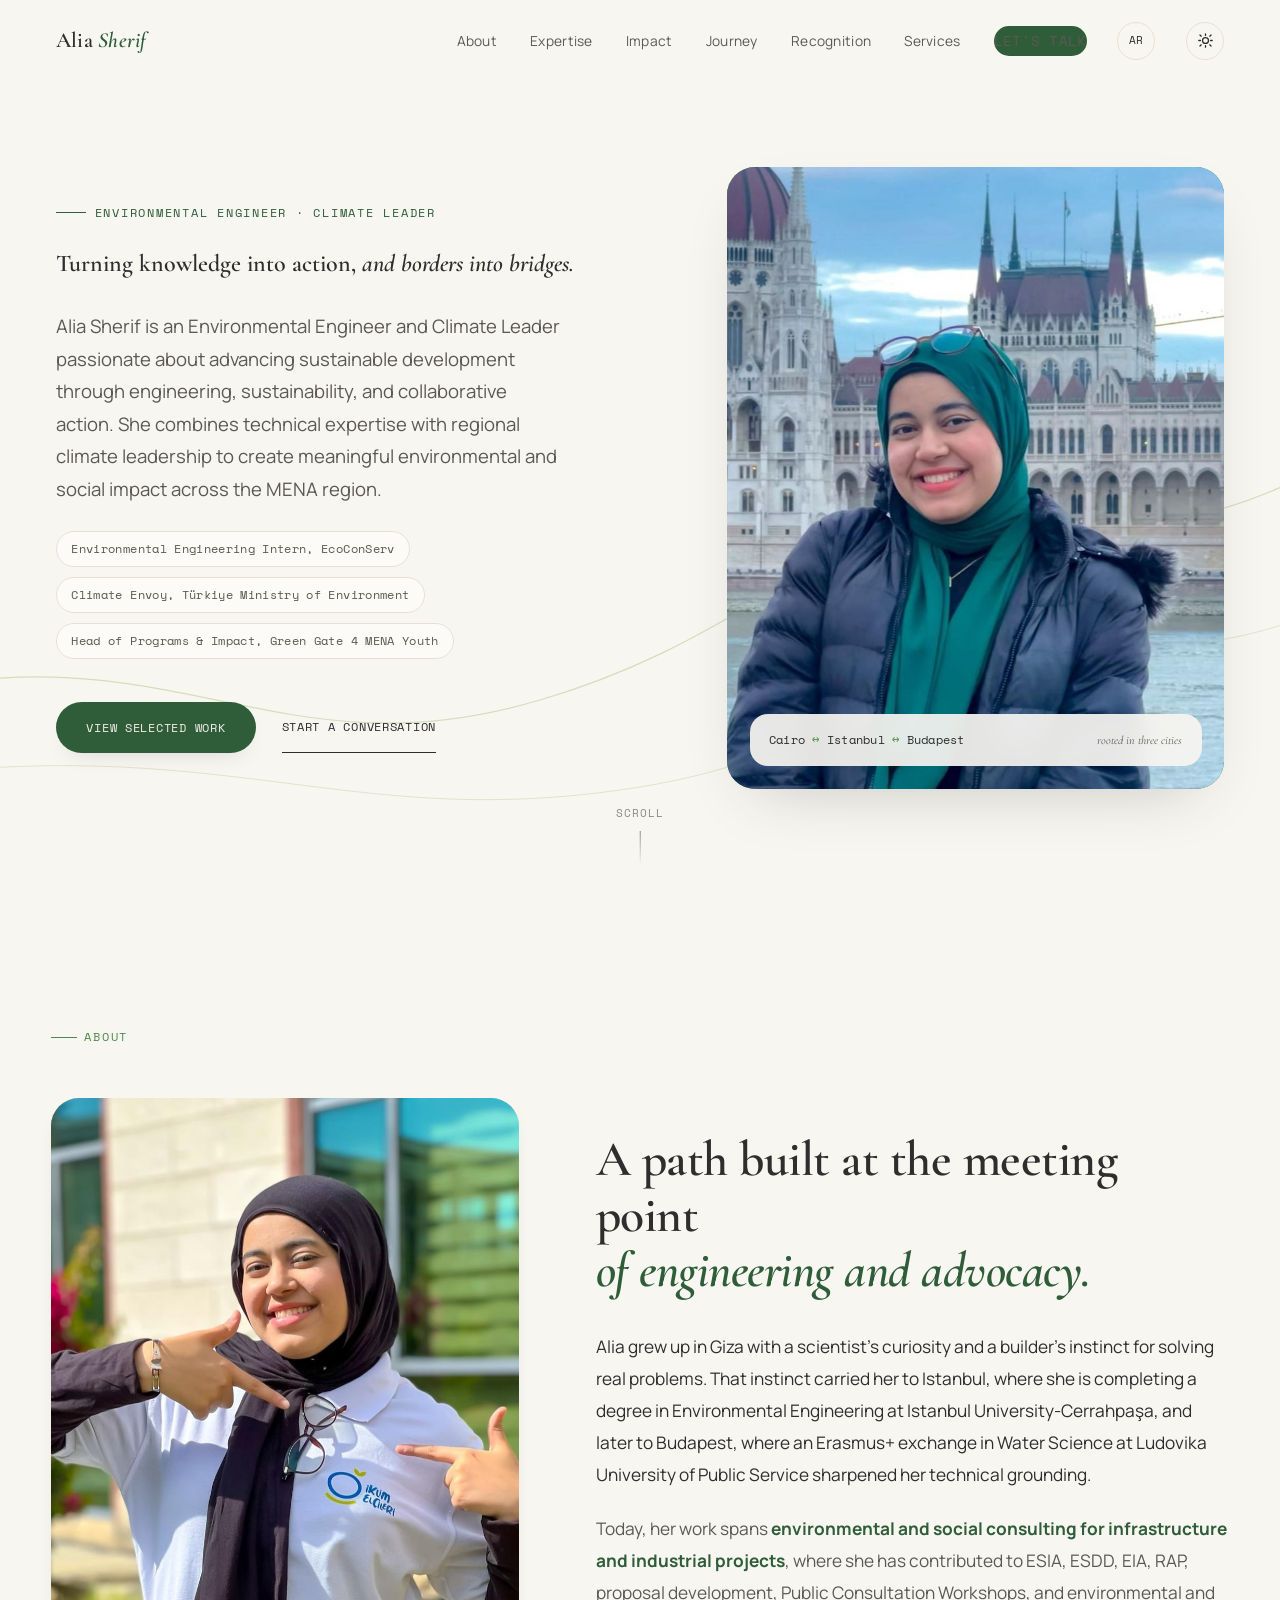
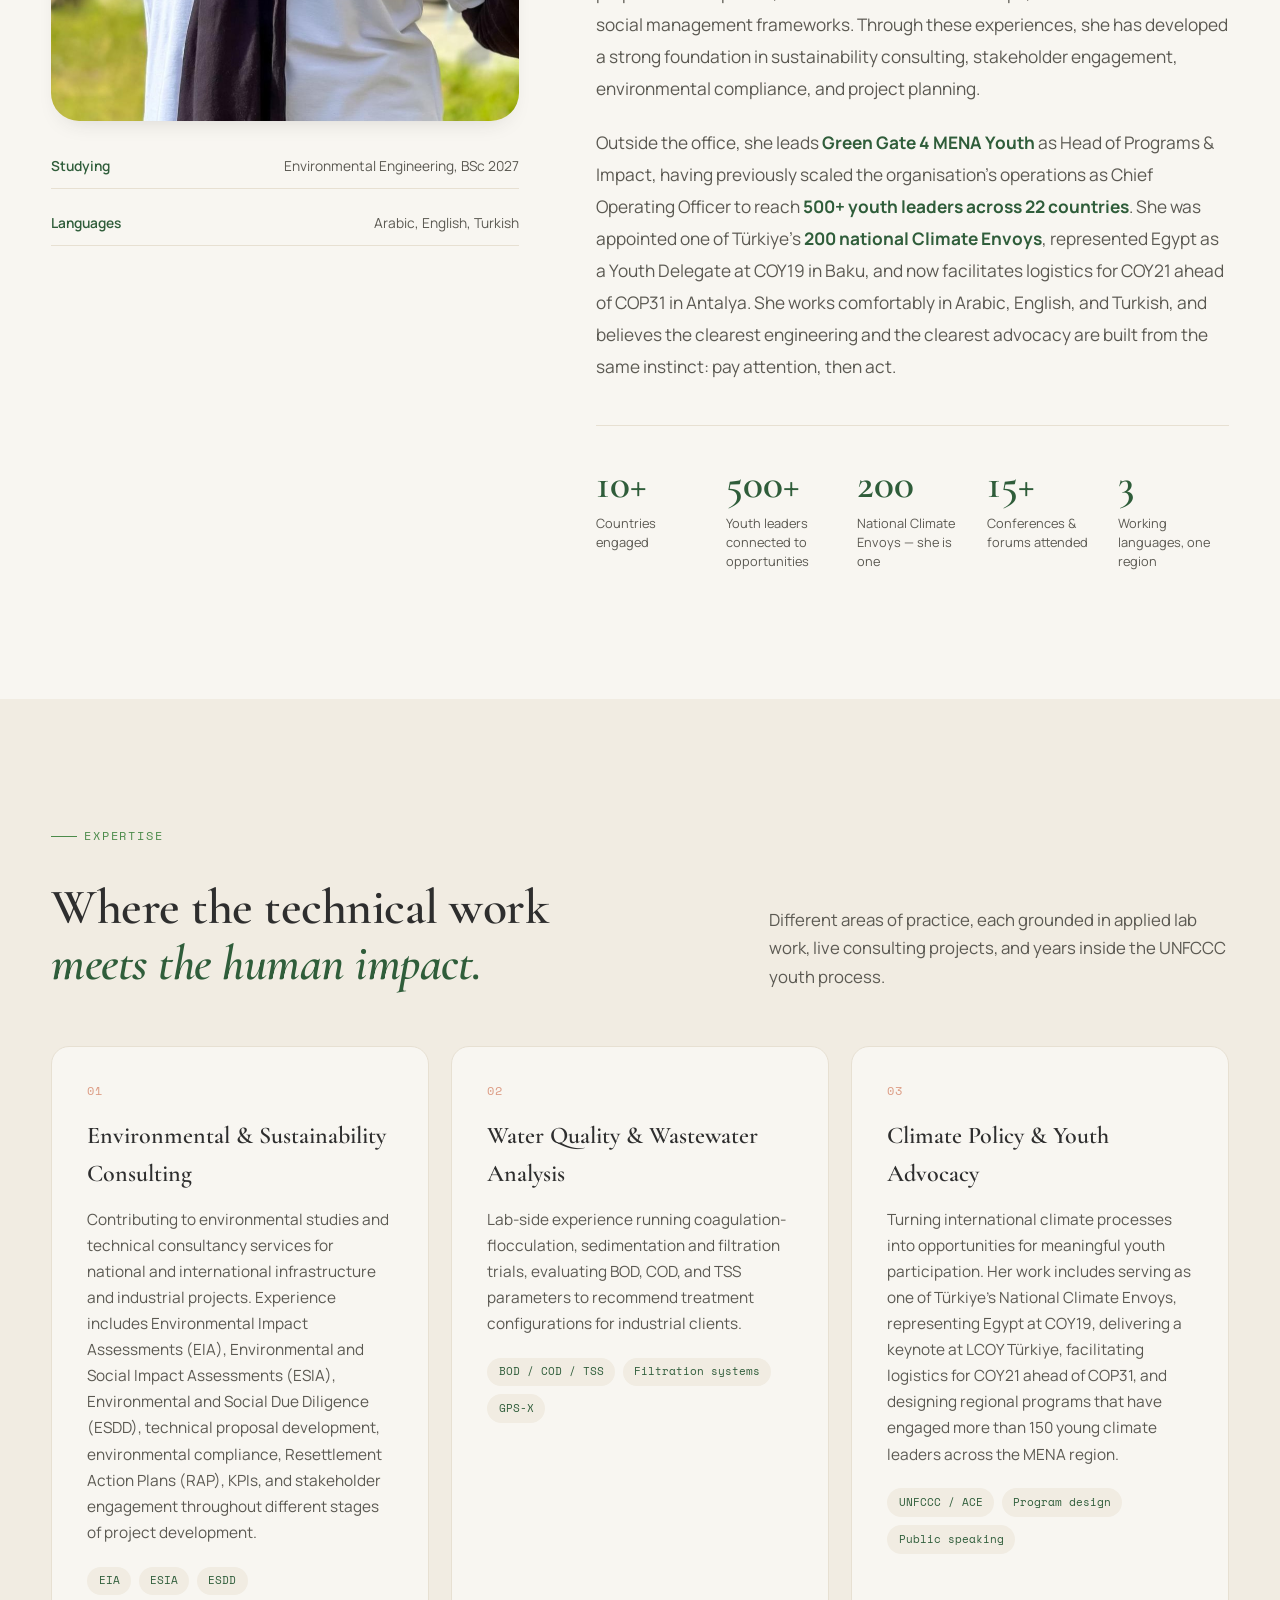
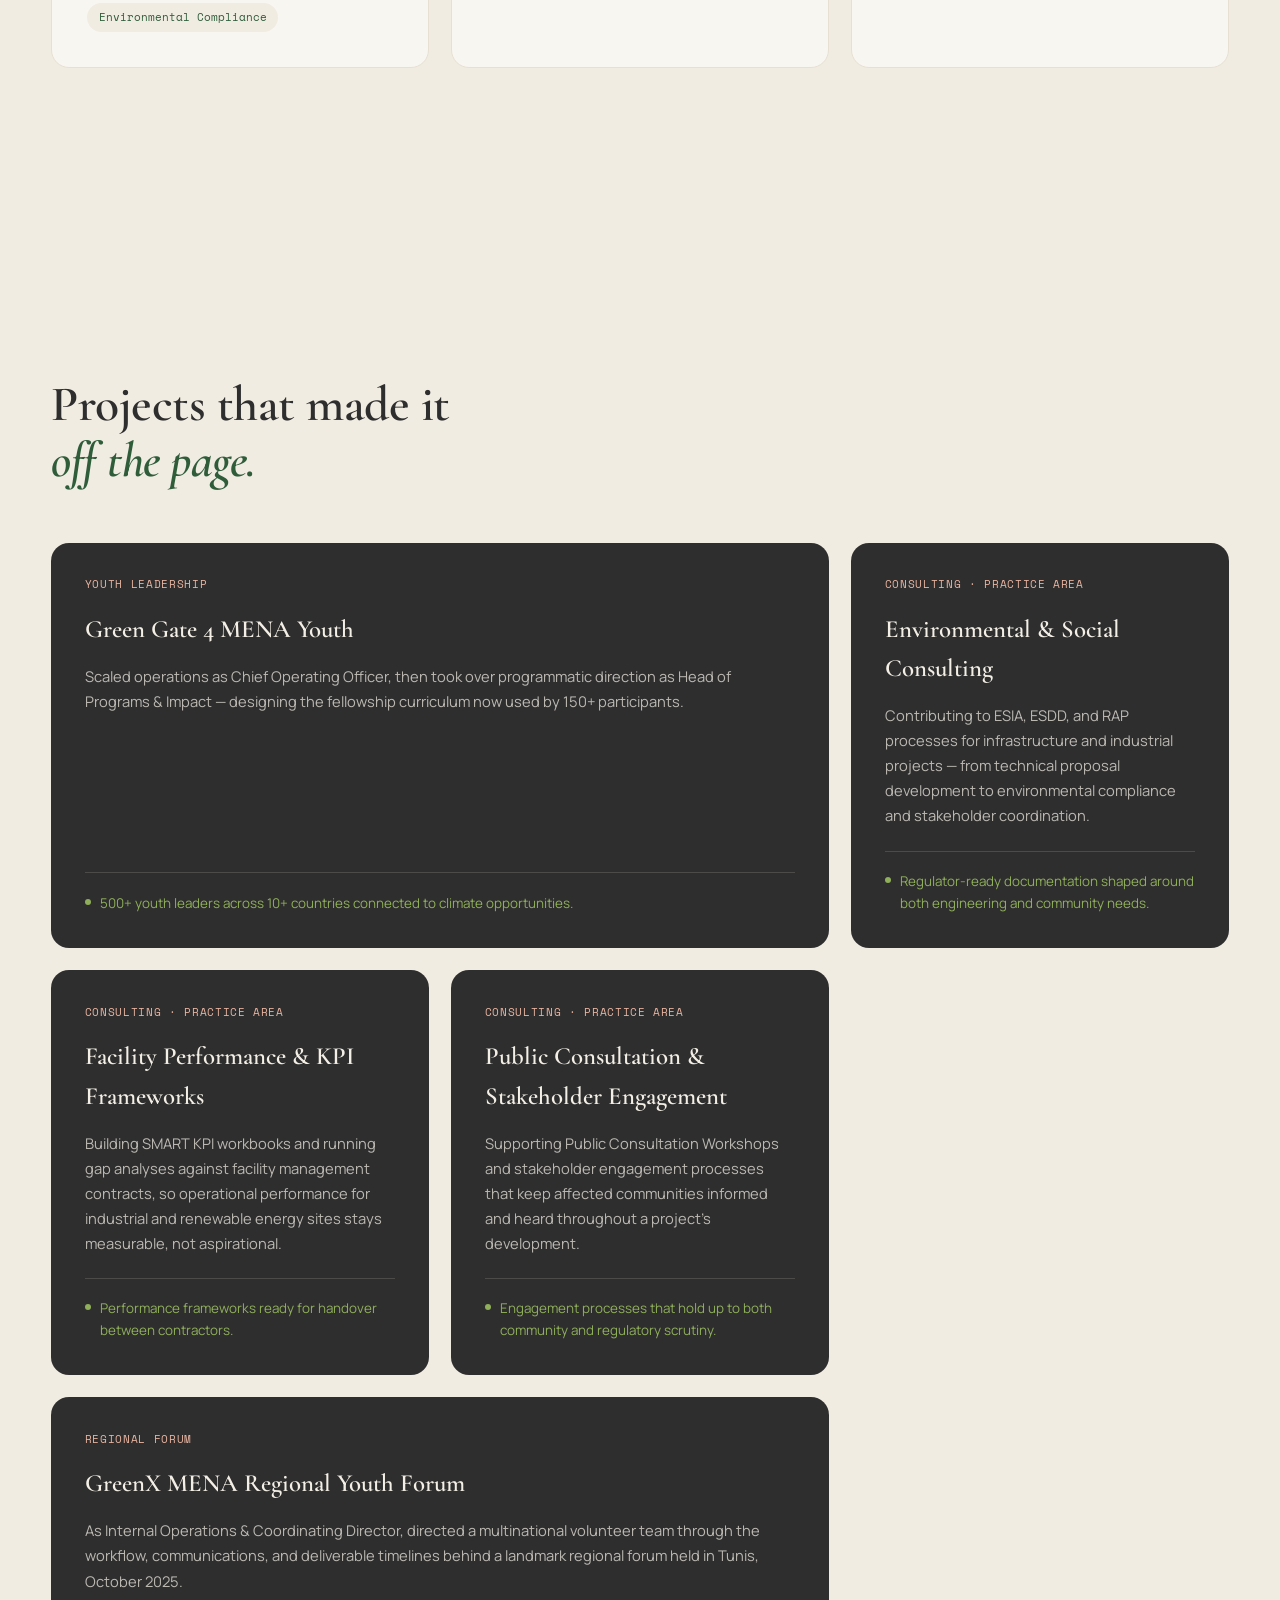
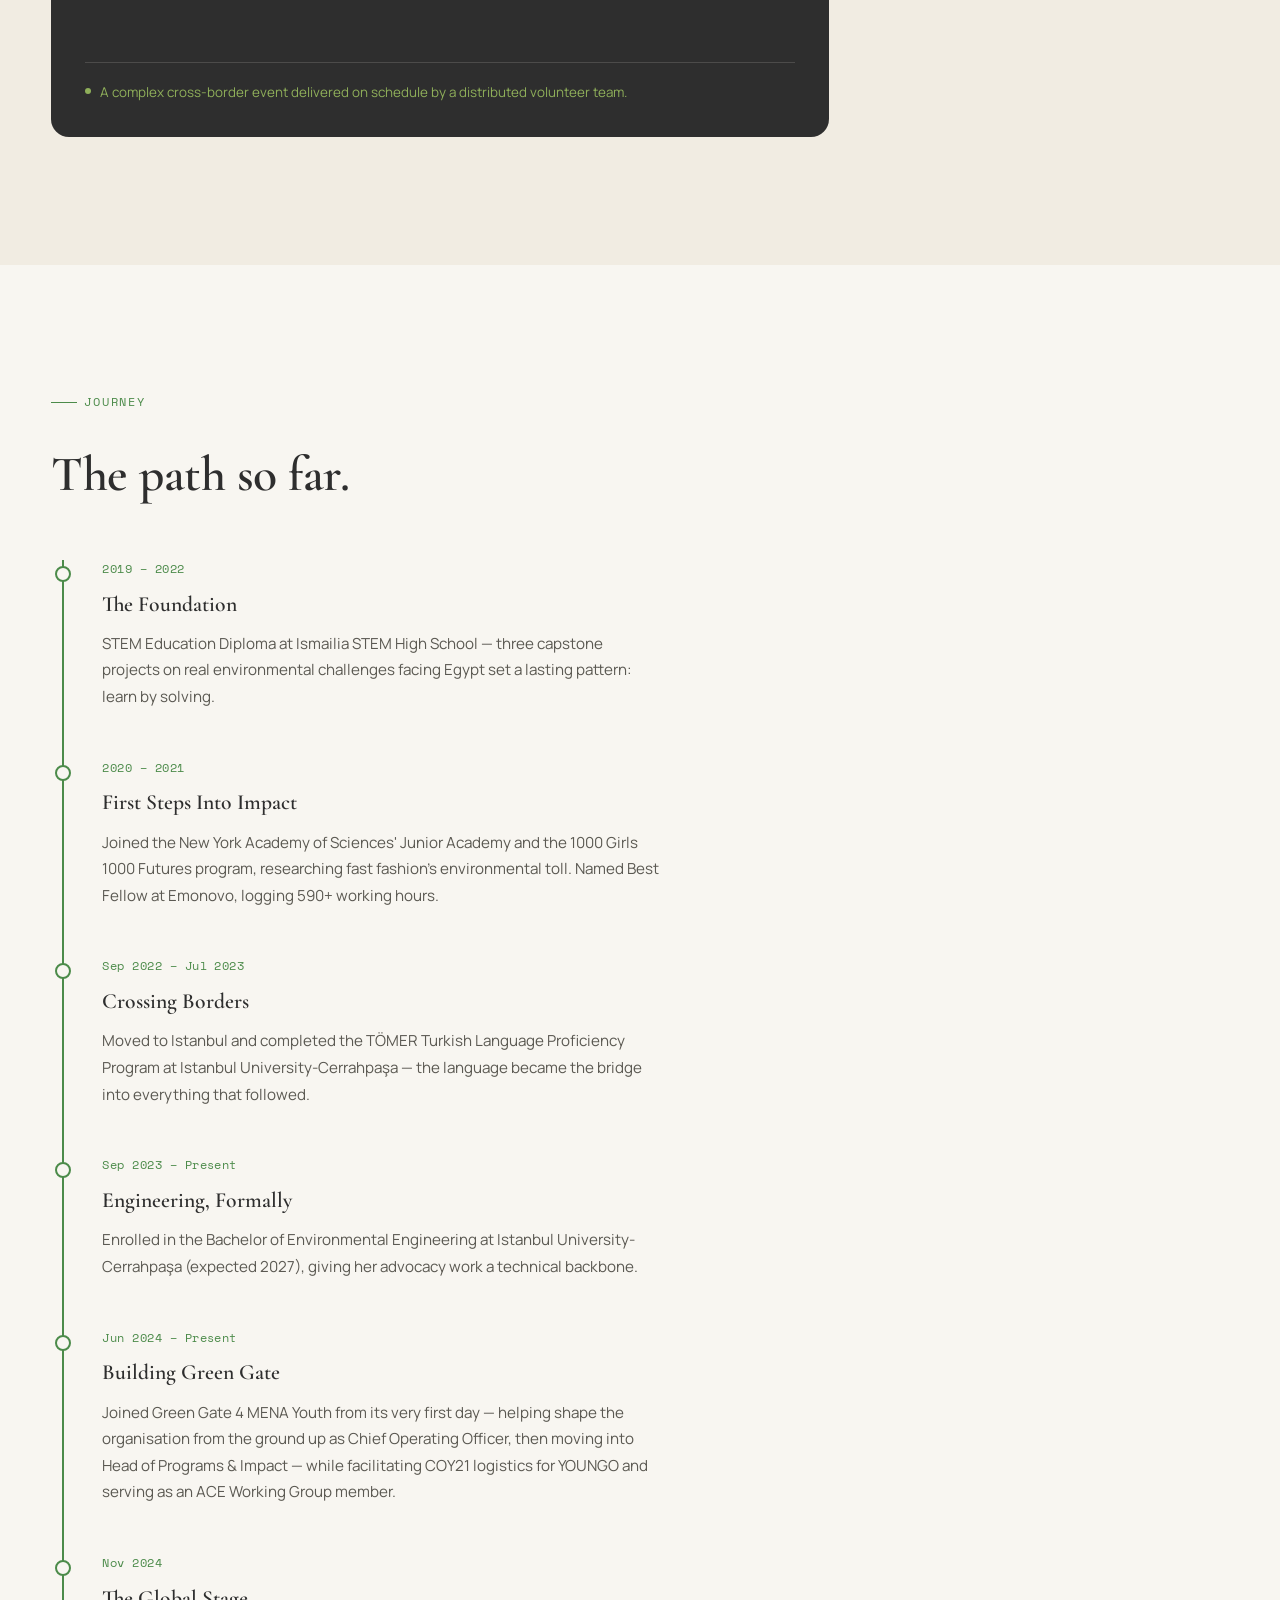
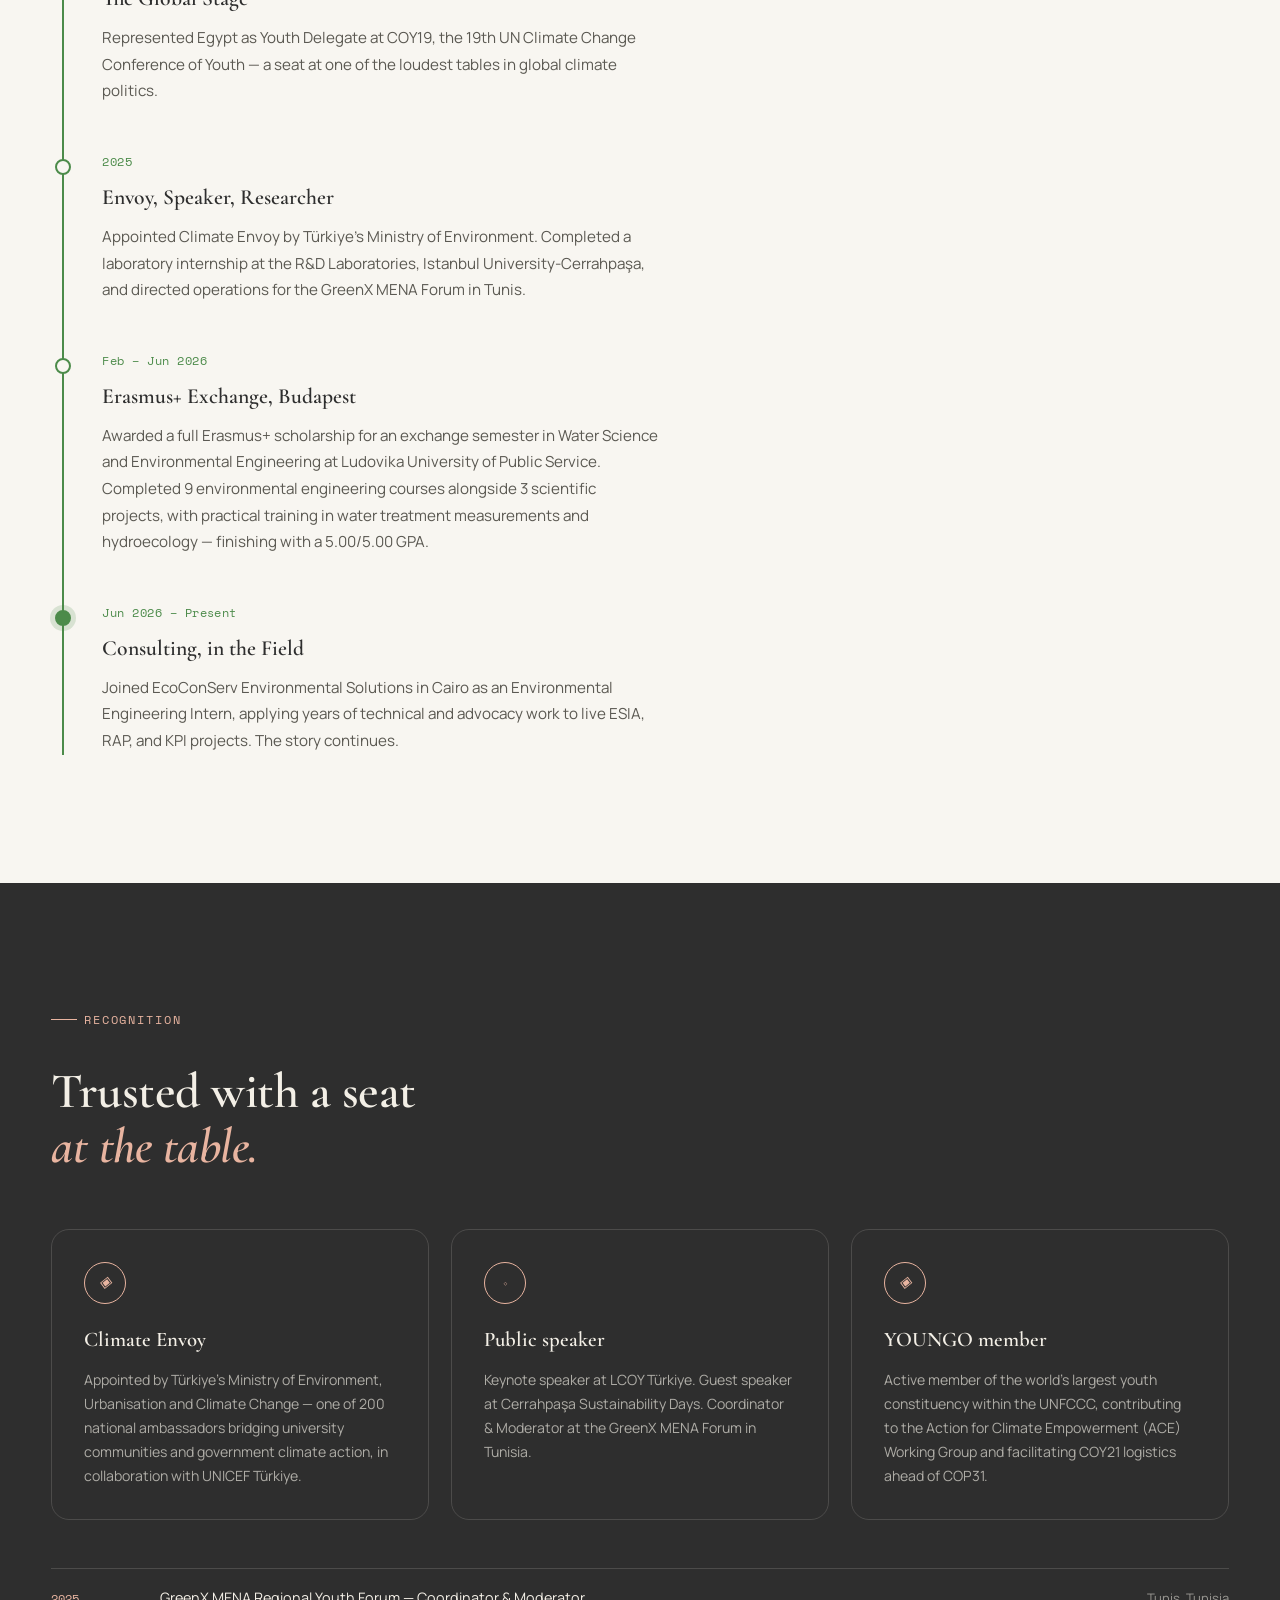
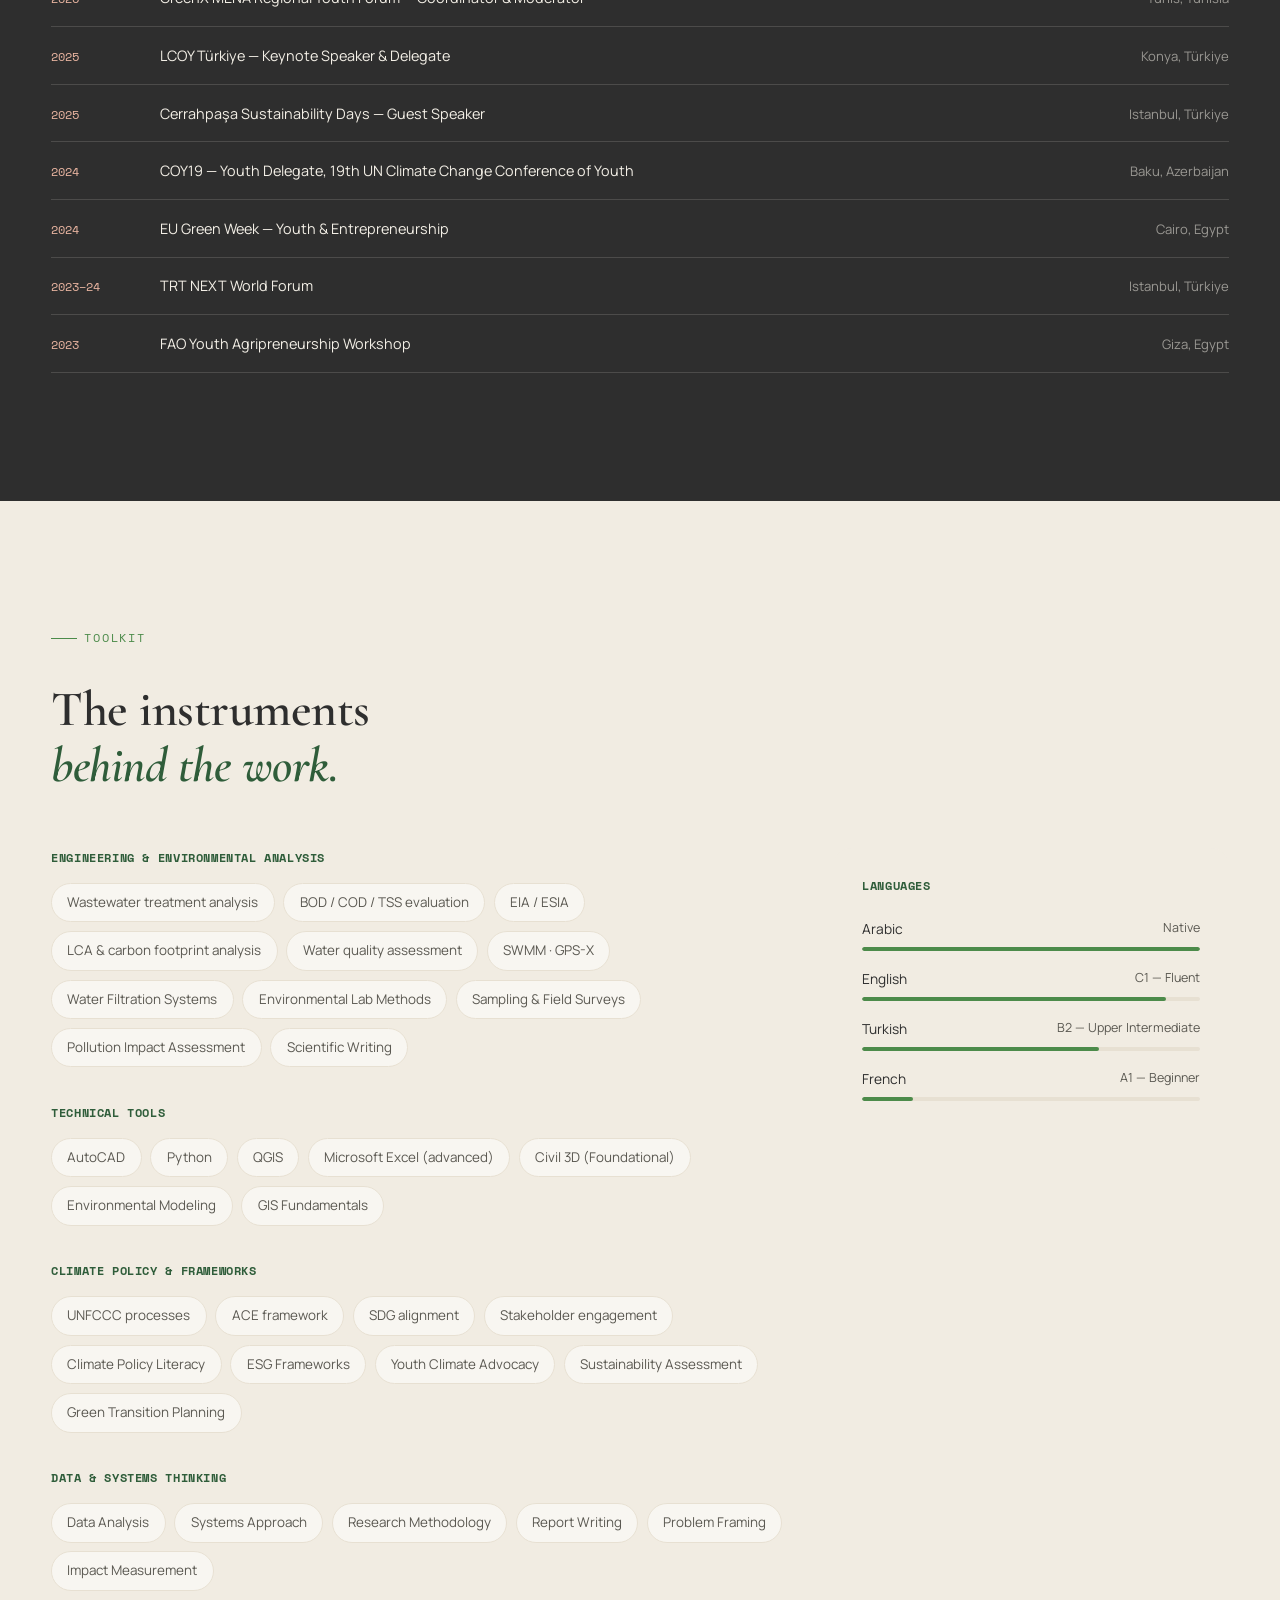
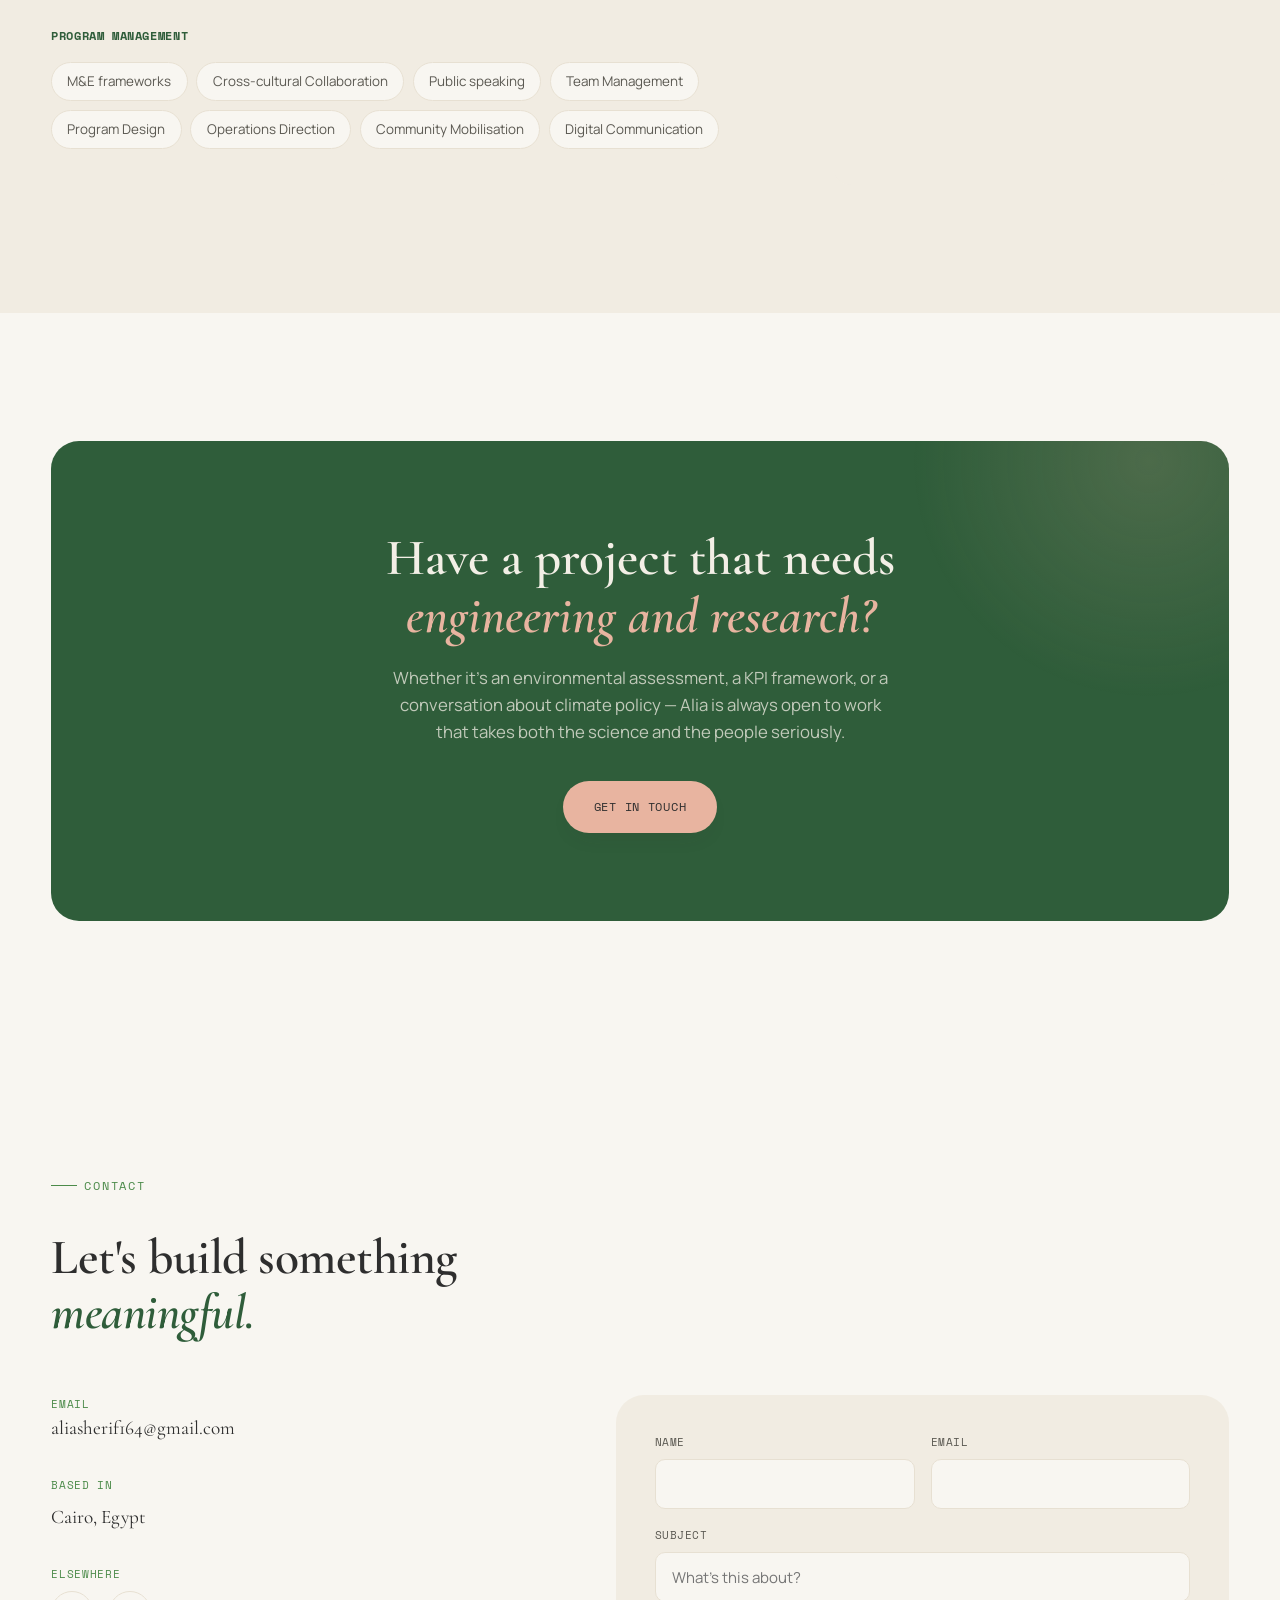
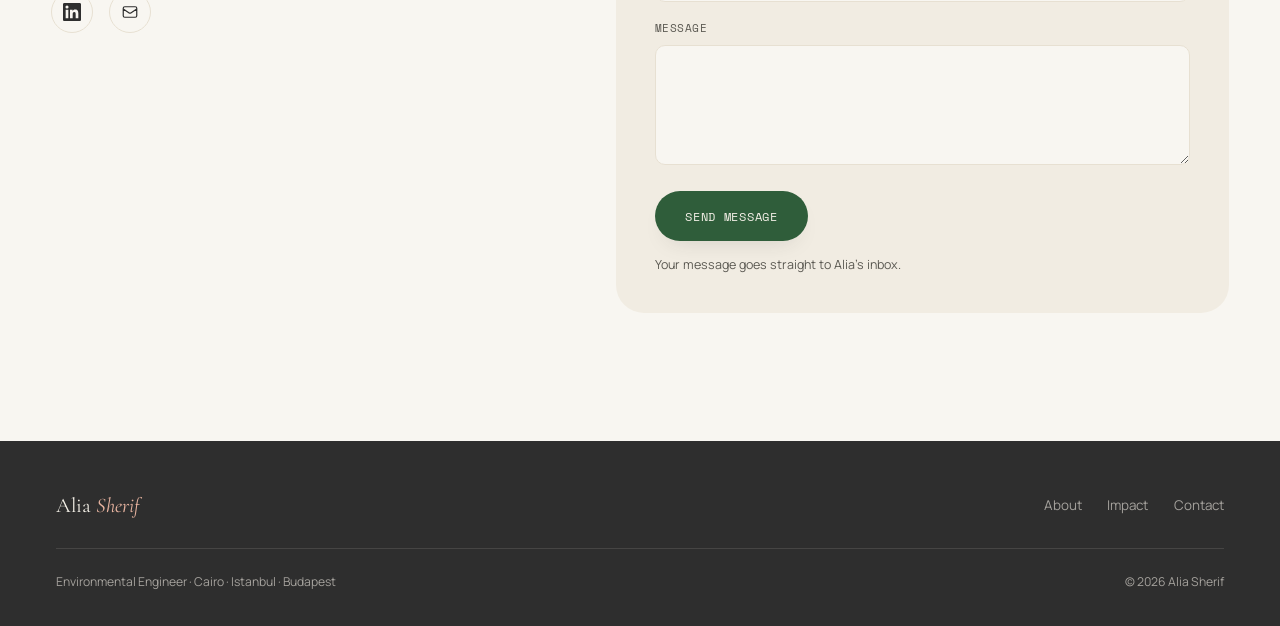
<file: index.html>
<!DOCTYPE html>
<html lang="en">
<head>
<meta charset="UTF-8" />
<meta name="viewport" content="width=device-width, initial-scale=1.0" />
<title>Alia Sherif — Environmental Engineer & Climate Leader</title>
<meta name="description" content="Alia Sherif is an environmental engineer and climate policy practitioner working across environmental impact assessment, resettlement planning, and youth climate advocacy in the MENA region." />
<link rel="preconnect" href="https://fonts.googleapis.com" />
<link rel="preconnect" href="https://fonts.gstatic.com" crossorigin />
<link href="https://fonts.googleapis.com/css2?family=Cormorant+Garamond:ital,wght@0,400;0,500;0,600;0,700;1,400;1,500&family=Manrope:wght@300;400;500;600;700&family=Space+Mono:wght@400;700&display=swap" rel="stylesheet" />
<link rel="stylesheet" href="style.css" />
<script>
  (function(){
    try{
      var saved = localStorage.getItem('theme');
      if(saved === 'dark'){
        document.documentElement.setAttribute('data-theme', 'dark');
      }
    }catch(e){}
  })();
</script>
</head>
<body>

<!-- ══════════════ NAV ══════════════ -->
<nav id="navbar">
  <a href="#hero" class="nav-logo">Alia <span>Sherif</span></a>
  <div class="nav-right">
    <ul class="nav-links">
      <li><a href="#about">About</a></li>
      <li><a href="#expertise">Expertise</a></li>
      <li><a href="#impact">Impact</a></li>
      <li><a href="#journey">Journey</a></li>
      <li><a href="#recognition">Recognition</a></li>
      <li><a href="services.html">Services</a></li>
      <li><a href="#contact" class="nav-cta">Let's talk</a></li>
    </ul>
    <a href="index-ar.html" class="lang-toggle" aria-label="Switch to Arabic">AR</a>
    <button class="theme-toggle" id="themeToggle" type="button" aria-label="Toggle dark mode">
      <svg class="icon-sun" viewBox="0 0 24 24" fill="none" stroke="currentColor" stroke-width="1.8" stroke-linecap="round"><circle cx="12" cy="12" r="4.2"/><path d="M12 2.5v2.4M12 19.1v2.4M4.2 4.2l1.7 1.7M18.1 18.1l1.7 1.7M2.5 12h2.4M19.1 12h2.4M4.2 19.8l1.7-1.7M18.1 5.9l1.7-1.7"/></svg>
      <svg class="icon-moon" viewBox="0 0 24 24" fill="currentColor"><path d="M20.6 15.1a8.7 8.7 0 01-10.7-10.7 9 9 0 1010.7 10.7z"/></svg>
    </button>
    <button class="nav-toggle" aria-label="Open menu" aria-expanded="false">
      <span></span><span></span>
    </button>
  </div>
</nav>

<div class="mobile-menu" id="mobileMenu">
  <ul>
    <li><a href="#about" onclick="closeMobile()">About</a></li>
    <li><a href="#expertise" onclick="closeMobile()">Expertise</a></li>
    <li><a href="#impact" onclick="closeMobile()">Impact</a></li>
    <li><a href="#journey" onclick="closeMobile()">Journey</a></li>
    <li><a href="#recognition" onclick="closeMobile()">Recognition</a></li>
    <li><a href="services.html" onclick="closeMobile()">Services</a></li>
    <li><a href="#contact" onclick="closeMobile()">Contact</a></li>
    <li><a href="index-ar.html">العربية</a></li>
  </ul>
</div>

<!-- ══════════════ HERO ══════════════ -->
<section id="hero">
  <div class="hero-river" aria-hidden="true">
    <svg viewBox="0 0 1440 900" preserveAspectRatio="xMidYMid slice">
      <path d="M-50,700 C250,620 350,780 620,700 C860,630 900,500 1150,520 C1320,535 1380,470 1500,420"
            stroke="var(--leaf)" stroke-width="1.2" opacity="0.35"/>
      <path d="M-50,780 C300,730 420,830 700,790 C920,760 980,660 1200,650 C1360,645 1420,600 1520,560"
            stroke="var(--peach)" stroke-width="1" opacity="0.25"/>
    </svg>
  </div>

  <div class="hero-grid">
    <div class="hero-copy">
      <p class="hero-eyebrow reveal">Environmental Engineer · Climate Leader</p>
      <h1 class="reveal">Turning knowledge into action,
        <em>and borders into bridges.</em>
      </h1>
      <p class="hero-lede reveal">
        Alia Sherif is an Environmental Engineer and Climate Leader passionate
        about advancing sustainable development through engineering,
        sustainability, and collaborative action. She combines technical
        expertise with regional climate leadership to create meaningful
        environmental and social impact across the MENA region.
      </p>
      <div class="hero-roles reveal">
        <span>Environmental Engineering Intern, EcoConServ</span>
        <span>Climate Envoy, Türkiye Ministry of Environment</span>
        <span>Head of Programs & Impact, Green Gate 4 MENA Youth</span>
      </div>
      <div class="hero-actions reveal">
        <a href="#impact" class="btn btn-primary">View selected work</a>
        <a href="#contact" class="btn btn-ghost">Start a conversation</a>
      </div>
    </div>

    <div class="hero-photo-wrap reveal">
      <img src="1.jpeg" alt="Portrait of Alia Sherif" onerror="this.style.display='none'; this.nextElementSibling.style.display='flex';" />
      <div class="photo-fallback" style="display:none;">Portrait — add photo 1.jpeg to this folder</div>
      <div class="hero-tag-pill">
        <span class="place">Cairo <span class="arrow">↔</span> Istanbul <span class="arrow">↔</span> Budapest</span>
        <span class="note">rooted in three cities</span>
      </div>
    </div>
  </div>

  <a href="#about" class="scroll-cue">
    <span>Scroll</span>
    <span class="line"></span>
  </a>
</section>

<!-- ══════════════ ABOUT ══════════════ -->
<section id="about">
  <div class="container">
    <div class="eyebrow reveal">About</div>
    <div class="about-layout">

      <div class="about-media reveal">
        <div class="about-portrait">
          <img src="2.jpeg" alt="Alia Sherif at STEM graduation" onerror="this.parentElement.style.background='linear-gradient(160deg, var(--peach), var(--cream-deep))'; this.remove();" />
        </div>
        <div class="about-credentials">
          <div class="cred"><b>Studying</b><span>Environmental Engineering, BSc 2027</span></div>
          <div class="cred"><b>Languages</b><span>Arabic, English, Turkish</span></div>
        </div>
      </div>

      <div class="about-copy">
        <h2 class="section-title reveal">A path built at the meeting point<br><em>of engineering and advocacy.</em></h2>
        <div style="margin-top:2rem;">
          <p class="reveal">Alia grew up in Giza with a scientist's curiosity and a
            builder's instinct for solving real problems. That instinct carried her
            to Istanbul, where she is completing a degree in Environmental Engineering
            at Istanbul University-Cerrahpaşa, and later to Budapest, where an
            Erasmus+ exchange in Water Science at Ludovika University of Public
            Service sharpened her technical grounding.</p>

          <p class="reveal">Today, her work spans <strong>environmental and social
            consulting for infrastructure and industrial projects</strong>, where
            she has contributed to ESIA, ESDD, EIA, RAP, proposal development,
            Public Consultation Workshops, and environmental and social
            management frameworks. Through these experiences, she has developed
            a strong foundation in sustainability consulting, stakeholder
            engagement, environmental compliance, and project planning.</p>

          <p class="reveal">Outside the office, she leads <strong>Green Gate 4 MENA
            Youth</strong> as Head of Programs & Impact, having previously scaled
            the organisation's operations as Chief Operating Officer to reach
            <strong>500+ youth leaders across 22 countries</strong>. She was
            appointed one of Türkiye's <strong>200 national Climate Envoys</strong>,
            represented Egypt as a Youth Delegate at COY19 in Baku, and now
            facilitates logistics for COY21 ahead of COP31 in Antalya. She works
            comfortably in Arabic, English, and Turkish, and believes the clearest
            engineering and the clearest advocacy are built from the same
            instinct: pay attention, then act.</p>
        </div>

        <div class="stat-row">
          <div class="stat-cell reveal">
            <div class="stat-num">10+</div>
            <div class="stat-label">Countries engaged</div>
          </div>
          <div class="stat-cell reveal">
            <div class="stat-num">500+</div>
            <div class="stat-label">Youth leaders connected to opportunities</div>
          </div>
          <div class="stat-cell reveal">
            <div class="stat-num">200</div>
            <div class="stat-label">National Climate Envoys — she is one</div>
          </div>
          <div class="stat-cell reveal">
            <div class="stat-num">15+</div>
            <div class="stat-label">Conferences & forums attended</div>
          </div>
          <div class="stat-cell reveal">
            <div class="stat-num">3</div>
            <div class="stat-label">Working languages, one region</div>
          </div>
        </div>
      </div>
    </div>
  </div>
</section>

<!-- ══════════════ EXPERTISE / SERVICES ══════════════ -->
<section id="expertise" class="section-alt">
  <div class="container">
    <div class="section-head">
      <div>
        <div class="eyebrow reveal">Expertise</div>
        <h2 class="section-title reveal">Where the technical work<br><em>meets the human impact.</em></h2>
      </div>
      <p class="section-kicker reveal">Different areas of practice, each grounded in
        applied lab work, live consulting projects, and years inside the
        UNFCCC youth process.</p>
    </div>

    <div class="expertise-grid">
      <div class="expertise-card reveal">
        <div class="expertise-num">01</div>
        <h3>Environmental & Sustainability Consulting</h3>
        <p>Contributing to environmental studies and technical consultancy
          services for national and international infrastructure and
          industrial projects. Experience includes Environmental Impact
          Assessments (EIA), Environmental and Social Impact Assessments
          (ESIA), Environmental and Social Due Diligence (ESDD), technical
          proposal development, environmental compliance, Resettlement
          Action Plans (RAP), KPIs, and stakeholder engagement throughout
          different stages of project development.</p>
        <div class="expertise-tags">
          <span>EIA</span><span>ESIA</span><span>ESDD</span><span>Environmental Compliance</span>
        </div>
      </div>

      <div class="expertise-card reveal">
        <div class="expertise-num">02</div>
        <h3>Water Quality & Wastewater Analysis</h3>
        <p>Lab-side experience running coagulation-flocculation, sedimentation
          and filtration trials, evaluating BOD, COD, and TSS parameters to
          recommend treatment configurations for industrial clients.</p>
        <div class="expertise-tags">
          <span>BOD / COD / TSS</span><span>Filtration systems</span><span>GPS-X</span>
        </div>
      </div>

      <div class="expertise-card reveal">
        <div class="expertise-num">03</div>
        <h3>Climate Policy & Youth Advocacy</h3>
        <p>Turning international climate processes into opportunities for
          meaningful youth participation. Her work includes serving as one
          of Türkiye's National Climate Envoys, representing Egypt at COY19,
          delivering a keynote at LCOY Türkiye, facilitating logistics for
          COY21 ahead of COP31, and designing regional programs that have
          engaged more than 150 young climate leaders across the MENA
          region.</p>
        <div class="expertise-tags">
          <span>UNFCCC / ACE</span><span>Program design</span><span>Public speaking</span>
        </div>
      </div>
    </div>
  </div>
</section>

<!-- ══════════════ IMPACT / PORTFOLIO ══════════════ -->
<section id="impact" class="section-alt">
  <div class="container">
    <div class="eyebrow reveal">Selected work</div>
    <h2 class="section-title reveal">Projects that made it<br><em>off the page.</em></h2>

    <div class="impact-grid">
      <div class="impact-card impact-card--wide reveal">
        <div class="impact-tag">Youth Leadership</div>
        <h3>Green Gate 4 MENA Youth</h3>
        <p class="impact-desc">Scaled operations as Chief Operating Officer,
          then took over programmatic direction as Head of Programs & Impact
          — designing the fellowship curriculum now used by 150+
          participants.</p>
        <div class="impact-outcome">500+ youth leaders across 10+ countries connected to climate opportunities.</div>
      </div>

      <div class="impact-card reveal">
        <div class="impact-tag">Consulting · Practice Area</div>
        <h3>Environmental & Social Consulting</h3>
        <p class="impact-desc">Contributing to ESIA, ESDD, and RAP processes
          for infrastructure and industrial projects — from technical
          proposal development to environmental compliance and stakeholder
          coordination.</p>
        <div class="impact-outcome">Regulator-ready documentation shaped around both engineering and community needs.</div>
      </div>

      <div class="impact-card reveal">
        <div class="impact-tag">Consulting · Practice Area</div>
        <h3>Facility Performance & KPI Frameworks</h3>
        <p class="impact-desc">Building SMART KPI workbooks and running gap
          analyses against facility management contracts, so operational
          performance for industrial and renewable energy sites stays
          measurable, not aspirational.</p>
        <div class="impact-outcome">Performance frameworks ready for handover between contractors.</div>
      </div>

      <div class="impact-card reveal">
        <div class="impact-tag">Consulting · Practice Area</div>
        <h3>Public Consultation & Stakeholder Engagement</h3>
        <p class="impact-desc">Supporting Public Consultation Workshops and
          stakeholder engagement processes that keep affected communities
          informed and heard throughout a project's development.</p>
        <div class="impact-outcome">Engagement processes that hold up to both community and regulatory scrutiny.</div>
      </div>

      <div class="impact-card impact-card--wide reveal">
        <div class="impact-tag">Regional Forum</div>
        <h3>GreenX MENA Regional Youth Forum</h3>
        <p class="impact-desc">As Internal Operations & Coordinating Director,
          directed a multinational volunteer team through the workflow,
          communications, and deliverable timelines behind a landmark
          regional forum held in Tunis, October 2025.</p>
        <div class="impact-outcome">A complex cross-border event delivered on schedule by a distributed volunteer team.</div>
      </div>
    </div>
  </div>
</section>

<!-- ══════════════ JOURNEY ══════════════ -->
<section id="journey">
  <div class="container">
    <div class="eyebrow reveal">Journey</div>
    <h2 class="section-title reveal">The path so far.</h2>

    <div class="journey-wrap">
      <div class="journey-line">
        <svg viewBox="0 0 2 100" preserveAspectRatio="none">
          <path d="M1,0 L1,100" />
          <path class="drawn" d="M1,0 L1,100" />
        </svg>
      </div>

      <div class="journey-item reveal">
        <div class="journey-dot"></div>
        <div class="journey-date">2019 – 2022</div>
        <h3>The Foundation</h3>
        <p>STEM Education Diploma at Ismailia STEM High School — three capstone
          projects on real environmental challenges facing Egypt set a lasting
          pattern: learn by solving.</p>
      </div>

      <div class="journey-item reveal">
        <div class="journey-dot"></div>
        <div class="journey-date">2020 – 2021</div>
        <h3>First Steps Into Impact</h3>
        <p>Joined the New York Academy of Sciences' Junior Academy and the
          1000 Girls 1000 Futures program, researching fast fashion's
          environmental toll. Named Best Fellow at Emonovo, logging 590+
          working hours.</p>
      </div>

      <div class="journey-item reveal">
        <div class="journey-dot"></div>
        <div class="journey-date">Sep 2022 – Jul 2023</div>
        <h3>Crossing Borders</h3>
        <p>Moved to Istanbul and completed the TÖMER Turkish Language Proficiency
          Program at Istanbul University-Cerrahpaşa — the language became the
          bridge into everything that followed.</p>
      </div>

      <div class="journey-item reveal">
        <div class="journey-dot"></div>
        <div class="journey-date">Sep 2023 – Present</div>
        <h3>Engineering, Formally</h3>
        <p>Enrolled in the Bachelor of Environmental Engineering at Istanbul
          University-Cerrahpaşa (expected 2027), giving her advocacy work a
          technical backbone.</p>
      </div>

      <div class="journey-item reveal">
        <div class="journey-dot"></div>
        <div class="journey-date">Jun 2024 – Present</div>
        <h3>Building Green Gate</h3>
        <p>Joined Green Gate 4 MENA Youth from its very first day — helping
          shape the organisation from the ground up as Chief Operating
          Officer, then moving into Head of Programs & Impact — while
          facilitating COY21 logistics for YOUNGO and serving as an ACE
          Working Group member.</p>
      </div>

      <div class="journey-item reveal">
        <div class="journey-dot"></div>
        <div class="journey-date">Nov 2024</div>
        <h3>The Global Stage</h3>
        <p>Represented Egypt as Youth Delegate at COY19, the 19th UN Climate
          Change Conference of Youth — a seat at one of the loudest tables in
          global climate politics.</p>
      </div>

      <div class="journey-item reveal">
        <div class="journey-dot"></div>
        <div class="journey-date">2025</div>
        <h3>Envoy, Speaker, Researcher</h3>
        <p>Appointed Climate Envoy by Türkiye's Ministry of Environment.
          Completed a laboratory internship at the R&D Laboratories, Istanbul
          University-Cerrahpaşa, and directed operations for the GreenX MENA
          Forum in Tunis.</p>
      </div>

      <div class="journey-item reveal">
        <div class="journey-dot"></div>
        <div class="journey-date">Feb – Jun 2026</div>
        <h3>Erasmus+ Exchange, Budapest</h3>
        <p>Awarded a full Erasmus+ scholarship for an exchange semester in
          Water Science and Environmental Engineering at Ludovika University
          of Public Service. Completed 9 environmental engineering courses
          alongside 3 scientific projects, with practical training in water
          treatment measurements and hydroecology — finishing with a
          5.00/5.00 GPA.</p>
      </div>

      <div class="journey-item reveal">
        <div class="journey-dot current"></div>
        <div class="journey-date">Jun 2026 – Present</div>
        <h3>Consulting, in the Field</h3>
        <p>Joined EcoConServ Environmental Solutions in Cairo as an
          Environmental Engineering Intern, applying years of technical and
          advocacy work to live ESIA, RAP, and KPI projects. The story
          continues.</p>
      </div>
    </div>
  </div>
</section>

<!-- ══════════════ RECOGNITION / PRESENCE ══════════════ -->
<section id="recognition" class="section-dark">
  <div class="container">
    <div class="eyebrow reveal">Recognition</div>
    <h2 class="section-title reveal">Trusted with a seat<br><em>at the table.</em></h2>

    <div class="recognition-grid">
      <div class="recognition-card reveal">
        <div class="recognition-icon">◈</div>
        <h3>Climate Envoy</h3>
        <p>Appointed by Türkiye's Ministry of Environment, Urbanisation and
          Climate Change — one of 200 national ambassadors bridging
          university communities and government climate action, in
          collaboration with UNICEF Türkiye.</p>
      </div>
      <div class="recognition-card reveal">
        <div class="recognition-icon">◇</div>
        <h3>Public speaker</h3>
        <p>Keynote speaker at LCOY Türkiye. Guest speaker at Cerrahpaşa
          Sustainability Days. Coordinator & Moderator at the GreenX MENA
          Forum in Tunisia.</p>
      </div>
      <div class="recognition-card reveal">
        <div class="recognition-icon">◈</div>
        <h3>YOUNGO member</h3>
        <p>Active member of the world's largest youth constituency within the
          UNFCCC, contributing to the Action for Climate Empowerment (ACE)
          Working Group and facilitating COY21 logistics ahead of COP31.</p>
      </div>
    </div>

    <div class="forums-list reveal">
      <div class="forum-row">
        <span class="fy">2025</span>
        <span class="fn">GreenX MENA Regional Youth Forum — Coordinator & Moderator</span>
        <span class="fl">Tunis, Tunisia</span>
      </div>
      <div class="forum-row">
        <span class="fy">2025</span>
        <span class="fn">LCOY Türkiye — Keynote Speaker & Delegate</span>
        <span class="fl">Konya, Türkiye</span>
      </div>
      <div class="forum-row">
        <span class="fy">2025</span>
        <span class="fn">Cerrahpaşa Sustainability Days — Guest Speaker</span>
        <span class="fl">Istanbul, Türkiye</span>
      </div>
      <div class="forum-row">
        <span class="fy">2024</span>
        <span class="fn">COY19 — Youth Delegate, 19th UN Climate Change Conference of Youth</span>
        <span class="fl">Baku, Azerbaijan</span>
      </div>
      <div class="forum-row">
        <span class="fy">2024</span>
        <span class="fn">EU Green Week — Youth & Entrepreneurship</span>
        <span class="fl">Cairo, Egypt</span>
      </div>
      <div class="forum-row">
        <span class="fy">2023–24</span>
        <span class="fn">TRT NEXT World Forum</span>
        <span class="fl">Istanbul, Türkiye</span>
      </div>
      <div class="forum-row">
        <span class="fy">2023</span>
        <span class="fn">FAO Youth Agripreneurship Workshop</span>
        <span class="fl">Giza, Egypt</span>
      </div>
    </div>
  </div>
</section>

<!-- ══════════════ SKILLS ══════════════ -->
<section id="skills" class="section-alt">
  <div class="container">
    <div class="eyebrow reveal">Toolkit</div>
    <h2 class="section-title reveal">The instruments<br><em>behind the work.</em></h2>

    <div class="skills-layout">
      <div>
        <div class="skill-group reveal">
          <h4>Engineering & environmental analysis</h4>
          <div class="skill-tags">
            <span>Wastewater treatment analysis</span>
            <span>BOD / COD / TSS evaluation</span>
            <span>EIA / ESIA</span>
            <span>LCA & carbon footprint analysis</span>
            <span>Water quality assessment</span>
            <span>SWMM · GPS-X</span>
            <span>Water Filtration Systems</span>
            <span>Environmental Lab Methods</span>
            <span>Sampling & Field Surveys</span>
            <span>Pollution Impact Assessment</span>
            <span>Scientific Writing</span>
          </div>
        </div>
        <div class="skill-group reveal">
          <h4>Technical tools</h4>
          <div class="skill-tags">
            <span>AutoCAD</span>
            <span>Python</span>
            <span>QGIS</span>
            <span>Microsoft Excel (advanced)</span>
            <span>Civil 3D (Foundational)</span>
            <span>Environmental Modeling</span>
            <span>GIS Fundamentals</span>
          </div>
        </div>
        <div class="skill-group reveal">
          <h4>Climate policy & frameworks</h4>
          <div class="skill-tags">
            <span>UNFCCC processes</span>
            <span>ACE framework</span>
            <span>SDG alignment</span>
            <span>Stakeholder engagement</span>
            <span>Climate Policy Literacy</span>
            <span>ESG Frameworks</span>
            <span>Youth Climate Advocacy</span>
            <span>Sustainability Assessment</span>
            <span>Green Transition Planning</span>
          </div>
        </div>
        <div class="skill-group reveal">
          <h4>Data & systems thinking</h4>
          <div class="skill-tags">
            <span>Data Analysis</span>
            <span>Systems Approach</span>
            <span>Research Methodology</span>
            <span>Report Writing</span>
            <span>Problem Framing</span>
            <span>Impact Measurement</span>
          </div>
        </div>
        <div class="skill-group reveal">
          <h4>Program management</h4>
          <div class="skill-tags">
            <span>M&E frameworks</span>
            <span>Cross-cultural Collaboration</span>
            <span>Public speaking</span>
            <span>Team Management</span>
            <span>Program Design</span>
            <span>Operations Direction</span>
            <span>Community Mobilisation</span>
            <span>Digital Communication</span>
          </div>
        </div>
      </div>

      <div class="lang-card reveal">
        <h4>Languages</h4>
        <div class="lang-item">
          <div class="lang-info"><span>Arabic</span><span>Native</span></div>
          <div class="lang-bar"><div class="lang-fill" data-width="100%"></div></div>
        </div>
        <div class="lang-item">
          <div class="lang-info"><span>English</span><span>C1 — Fluent</span></div>
          <div class="lang-bar"><div class="lang-fill" data-width="90%"></div></div>
        </div>
        <div class="lang-item">
          <div class="lang-info"><span>Turkish</span><span>B2 — Upper Intermediate</span></div>
          <div class="lang-bar"><div class="lang-fill" data-width="70%"></div></div>
        </div>
        <div class="lang-item">
          <div class="lang-info"><span>French</span><span>A1 — Beginner</span></div>
          <div class="lang-bar"><div class="lang-fill" data-width="15%"></div></div>
        </div>
      </div>
    </div>
  </div>
</section>

<!-- ══════════════ CTA ══════════════ -->
<section id="cta">
  <div class="container">
    <div class="cta-band reveal">
      <h2>Have a project that needs<br><em>engineering and research?</em></h2>
      <p>Whether it's an environmental assessment, a KPI framework, or a
        conversation about climate policy — Alia is always open to work that
        takes both the science and the people seriously.</p>
      <a href="#contact" class="btn btn-primary">Get in touch</a>
    </div>
  </div>
</section>

<!-- ══════════════ CONTACT ══════════════ -->
<section id="contact">
  <div class="container">
    <div class="eyebrow reveal">Contact</div>
    <h2 class="section-title reveal">Let's build something<br><em>meaningful.</em></h2>

    <div class="contact-layout">
      <div class="contact-info reveal">
        <div class="contact-item">
          <div class="label">Email</div>
          <a class="value" href="mailto:aliasherif164@gmail.com">aliasherif164@gmail.com</a>
        </div>
        <div class="contact-item">
          <div class="label">Based in</div>
          <div class="value">Cairo, Egypt</div>
        </div>
        <div class="contact-item">
          <div class="label">Elsewhere</div>
          <div class="contact-social">
            <a href="https://linkedin.com/in/alia-sherif" target="_blank" rel="noopener" aria-label="LinkedIn">
              <svg width="18" height="18" viewBox="0 0 24 24" fill="currentColor"><path d="M20.447 20.452h-3.554v-5.569c0-1.328-.027-3.037-1.852-3.037-1.853 0-2.136 1.445-2.136 2.939v5.667H9.351V9h3.414v1.561h.046c.477-.9 1.637-1.85 3.37-1.85 3.601 0 4.267 2.37 4.267 5.455v6.286zM5.337 7.433a2.062 2.062 0 01-2.063-2.065 2.064 2.064 0 112.063 2.065zm1.782 13.019H3.555V9h3.564v11.452zM22.225 0H1.771C.792 0 0 .774 0 1.729v20.542C0 23.227.792 24 1.771 24h20.451C23.2 24 24 23.227 24 22.271V1.729C24 .774 23.2 0 22.222 0h.003z"/></svg>
            </a>
            <a href="mailto:aliasherif164@gmail.com" aria-label="Email">
              <svg width="18" height="18" viewBox="0 0 24 24" fill="none" stroke="currentColor" stroke-width="1.6"><path d="M3 8l7.89 5.26a2 2 0 002.22 0L21 8M5 19h14a2 2 0 002-2V7a2 2 0 00-2-2H5a2 2 0 00-2 2v10a2 2 0 002 2z"/></svg>
            </a>
          </div>
        </div>
      </div>

      <form class="contact-form reveal" id="contactForm">
        <!-- Get a free access key at https://web3forms.com (delivered instantly to
             aliasherif164@gmail.com, no account needed) and paste it below. -->
        <input type="hidden" name="access_key" value="YOUR_WEB3FORMS_ACCESS_KEY" />
        <input type="checkbox" name="botcheck" style="display:none" tabindex="-1" autocomplete="off" />
        <div class="form-row">
          <div class="field">
            <label for="fname">Name</label>
            <input type="text" id="fname" name="name" required />
          </div>
          <div class="field">
            <label for="femail">Email</label>
            <input type="email" id="femail" name="email" required />
          </div>
        </div>
        <div class="field">
          <label for="fsubject">Subject</label>
          <input type="text" id="fsubject" name="subject" placeholder="What's this about?" />
        </div>
        <div class="field">
          <label for="fmessage">Message</label>
          <textarea id="fmessage" name="message" required></textarea>
        </div>
        <button type="submit" class="btn btn-primary">Send message</button>
        <p class="form-note">Your message goes straight to Alia's inbox.</p>
        <p class="form-submit-msg" id="formMsg">Thank you — your message has been sent.</p>
      </form>
    </div>
  </div>
</section>

<!-- ══════════════ FOOTER ══════════════ -->
<footer>
  <div class="footer-inner">
    <div class="footer-brand">Alia <span>Sherif</span></div>
    <div class="footer-links">
      <a href="#about">About</a>
      <a href="#impact">Impact</a>
      <a href="#contact">Contact</a>
    </div>
  </div>
  <div class="footer-bottom">
    <span>Environmental Engineer · Cairo · Istanbul · Budapest</span>
    <span>© 2026 Alia Sherif</span>
  </div>
</footer>

<script src="script.js"></script>
</body>
</html>
</file>
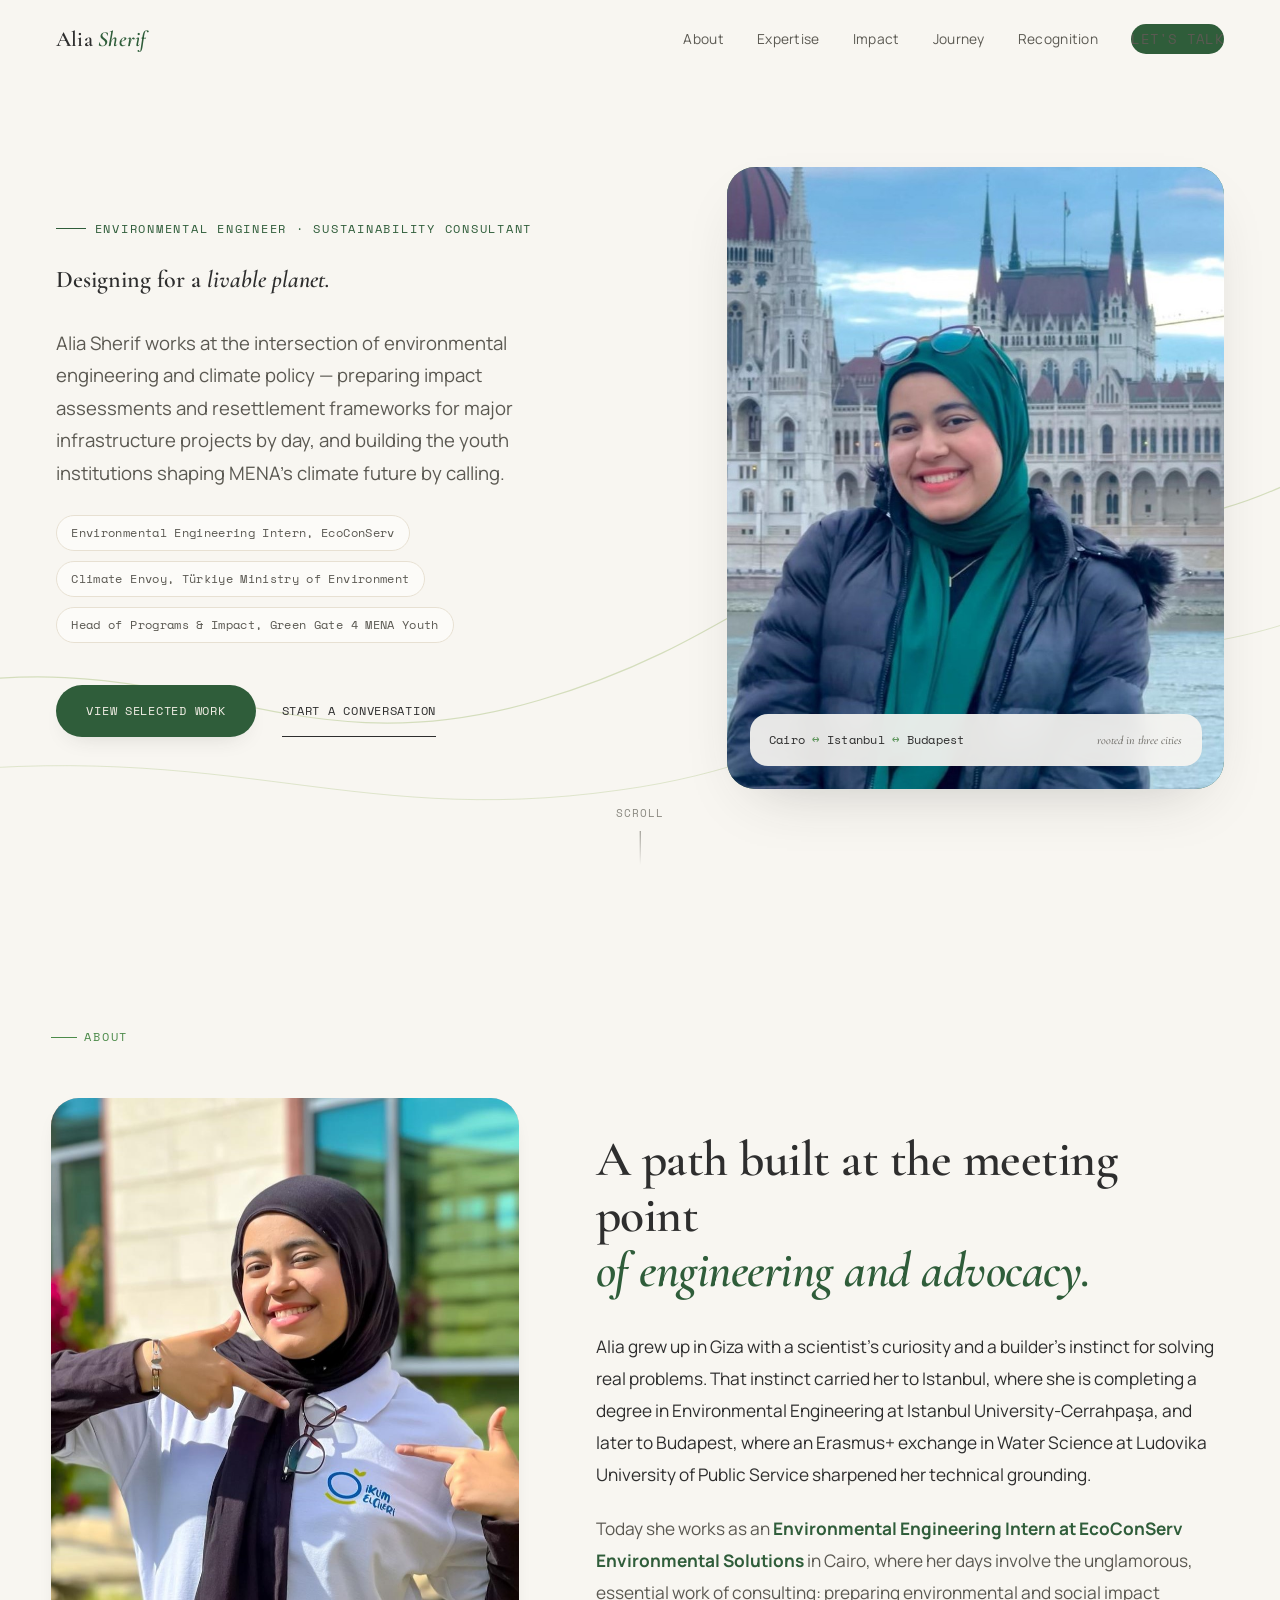
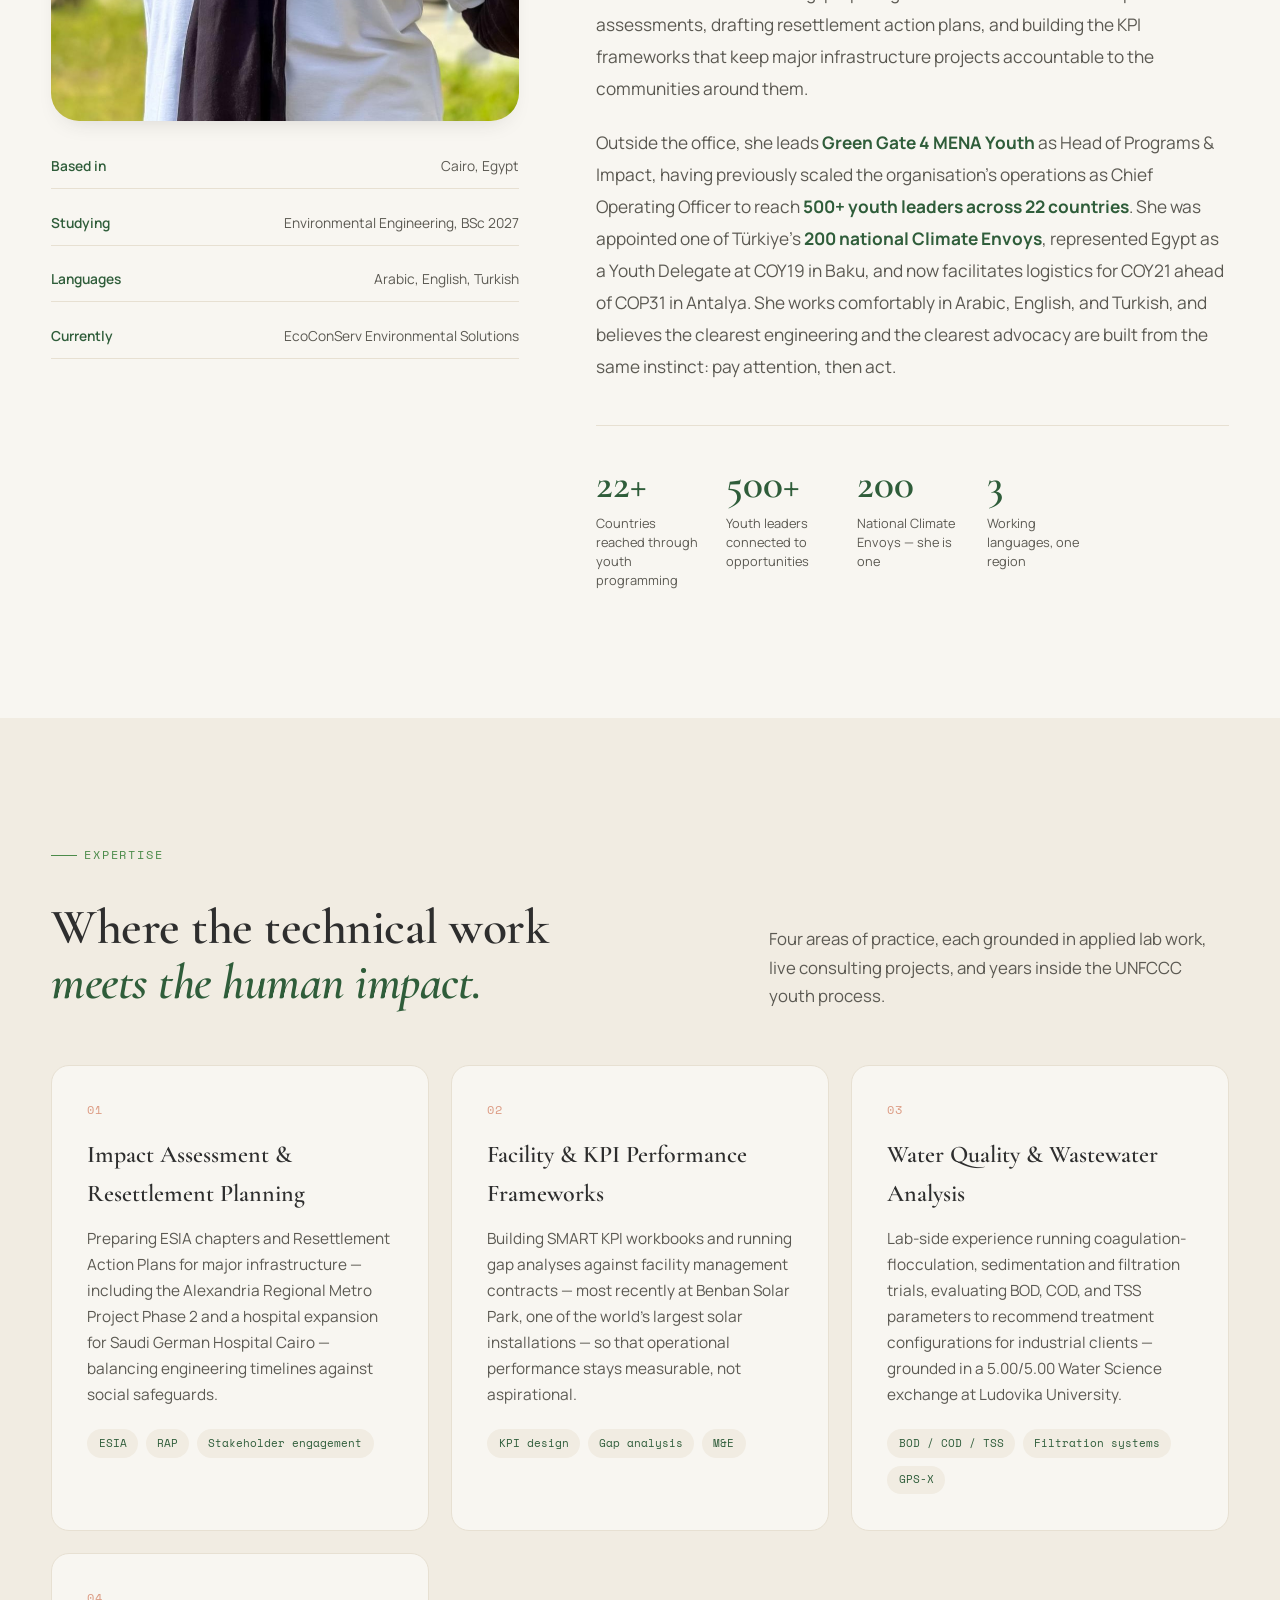
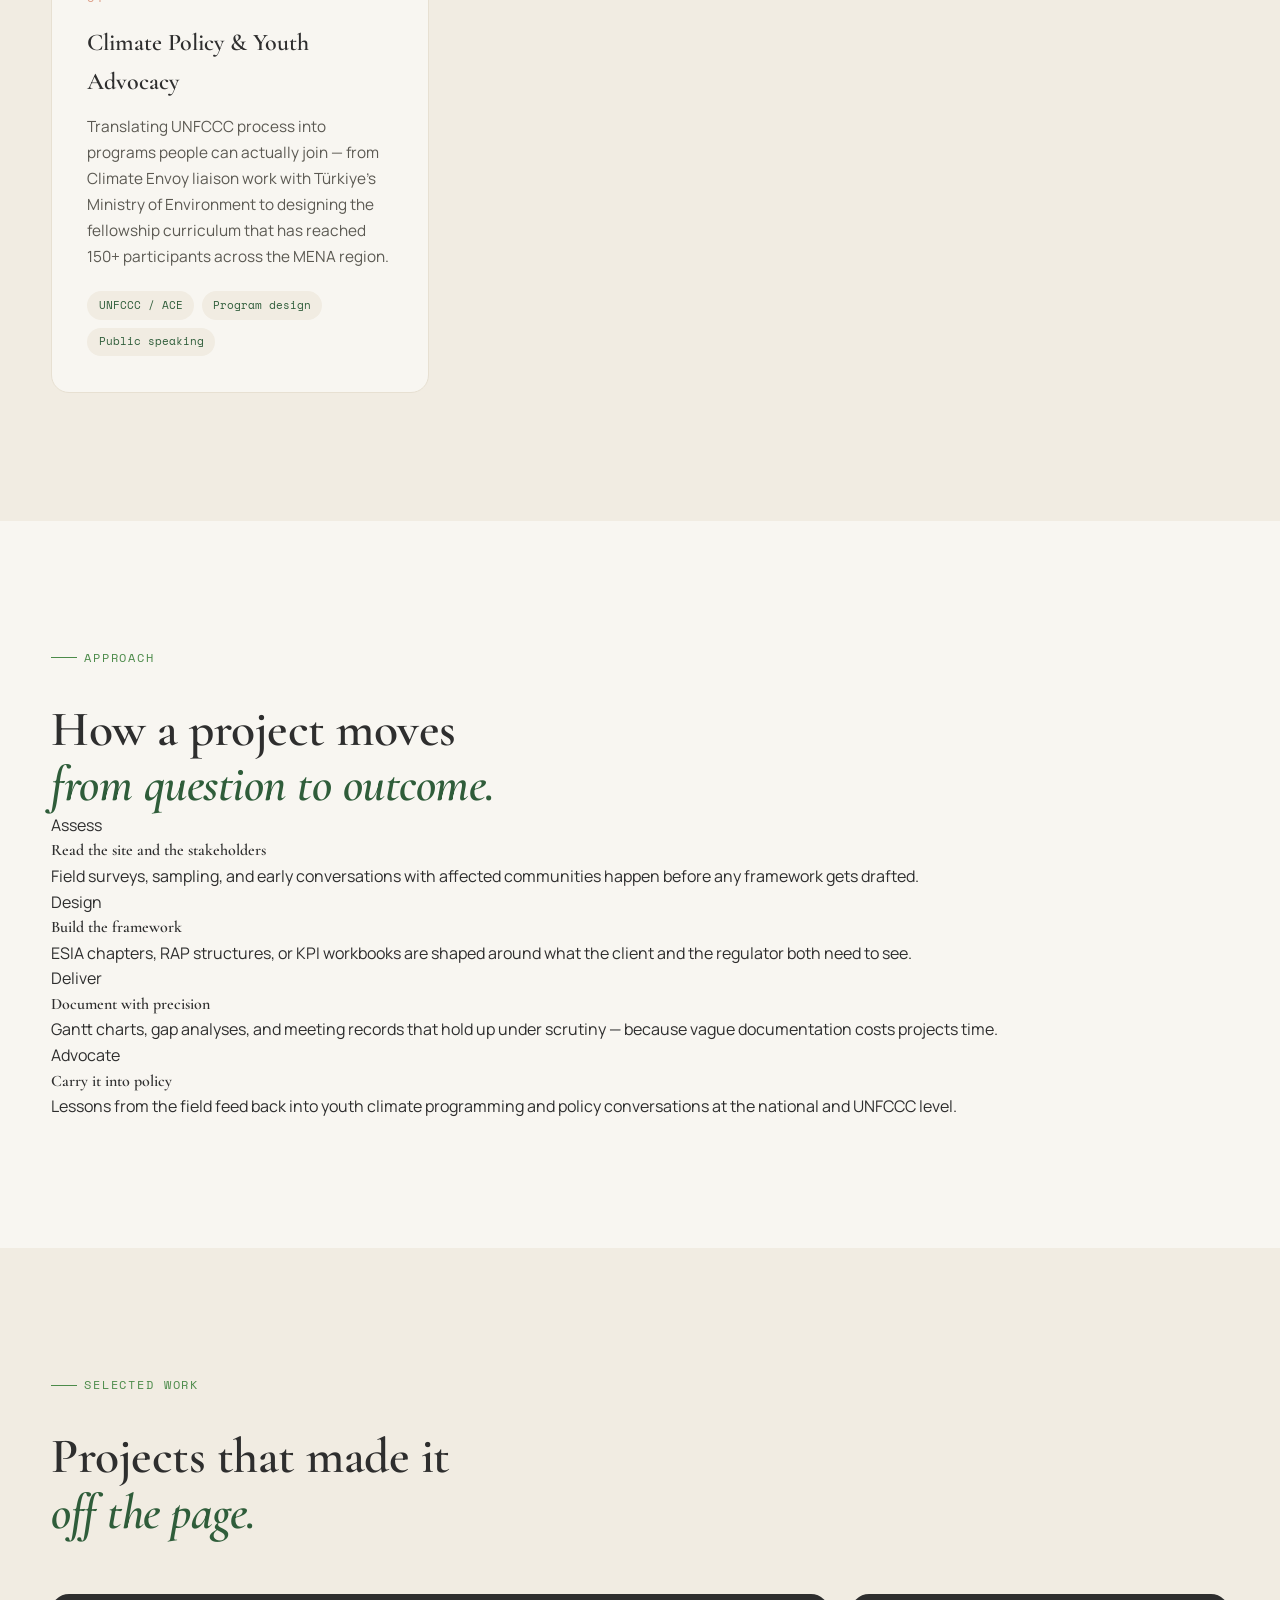
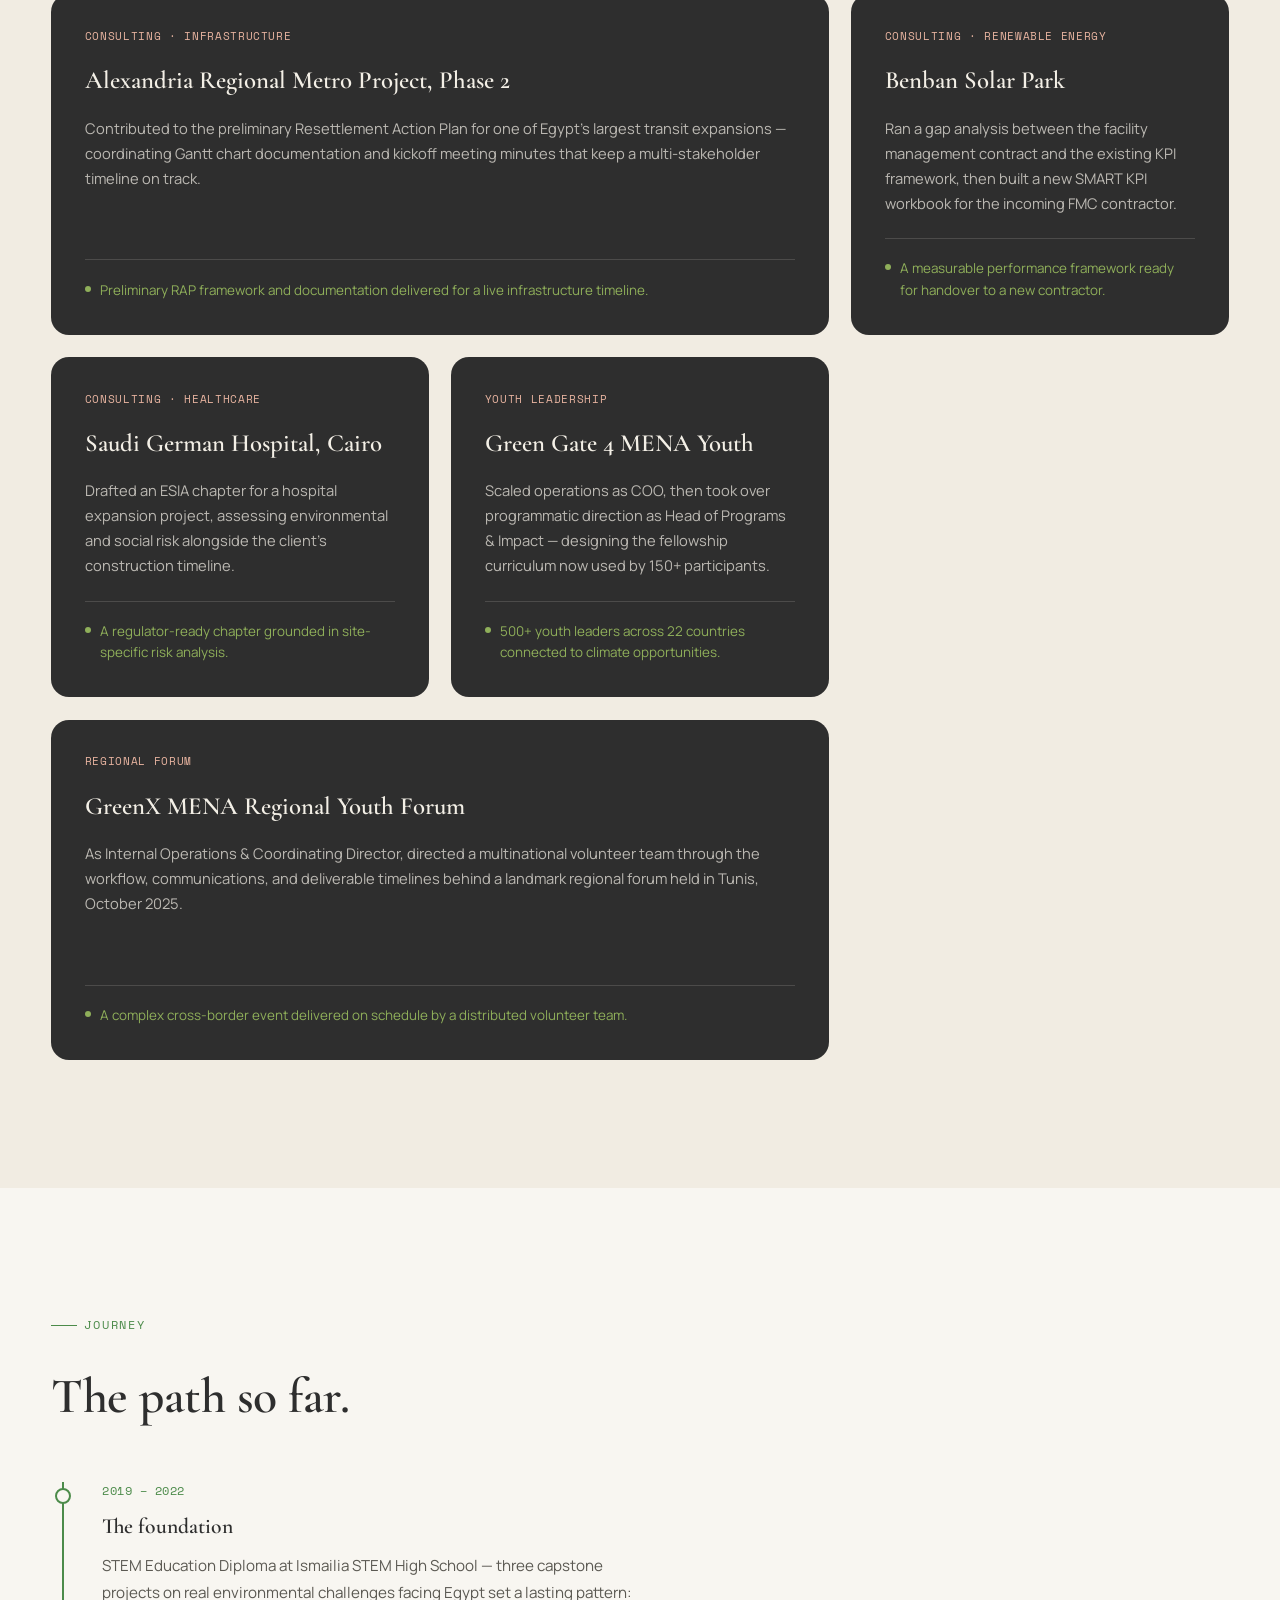
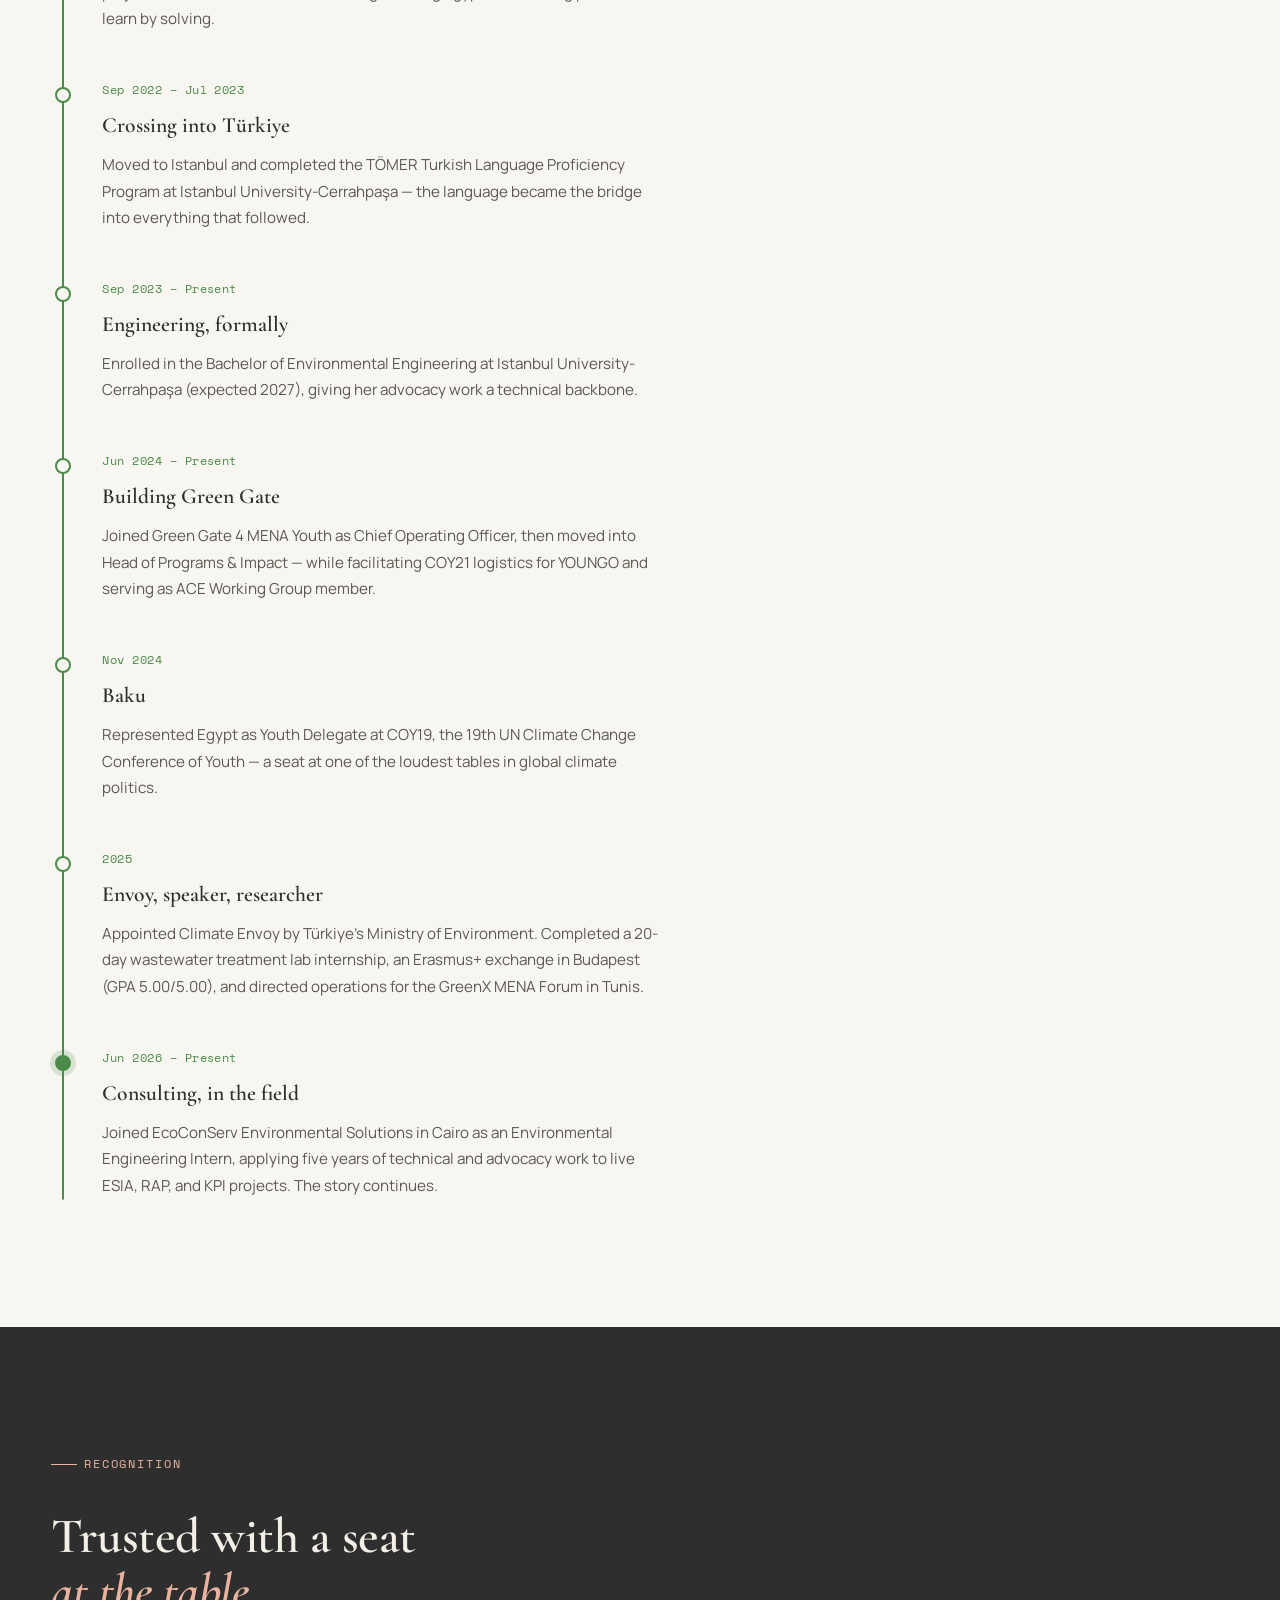
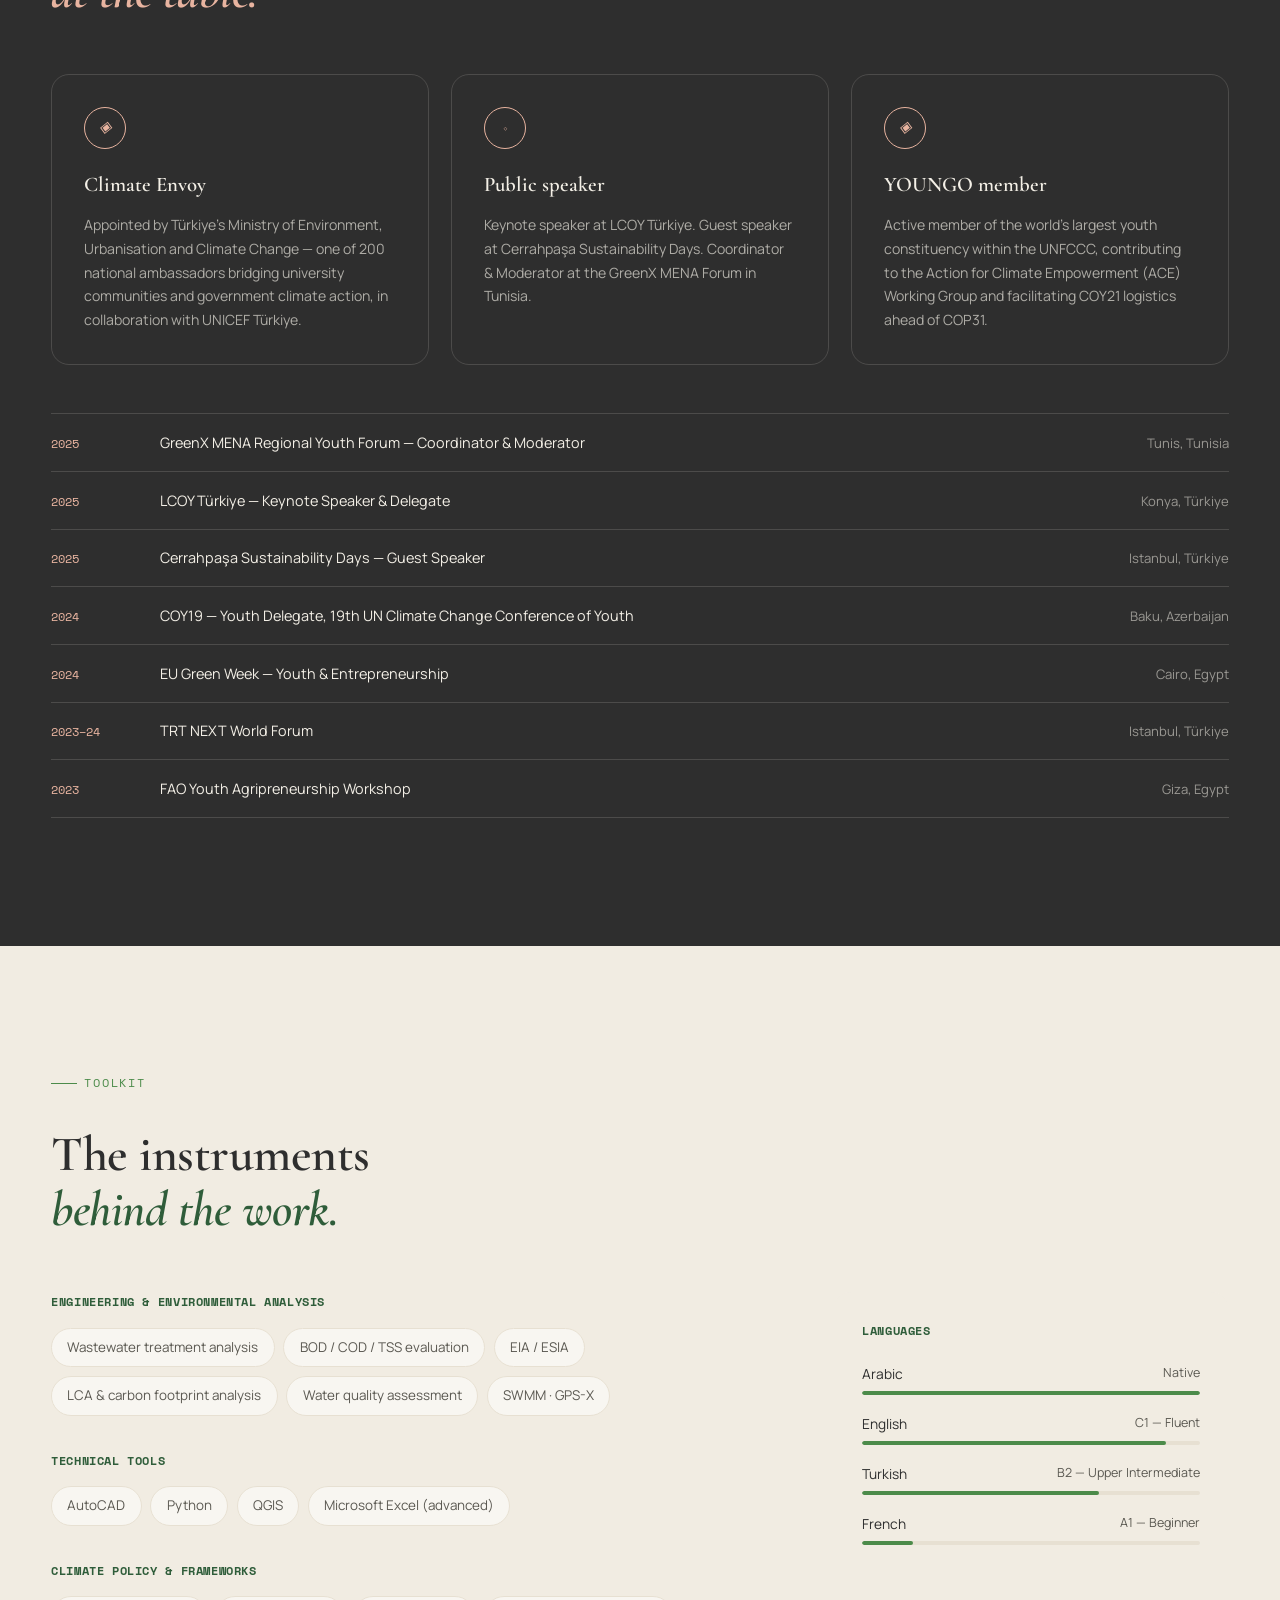
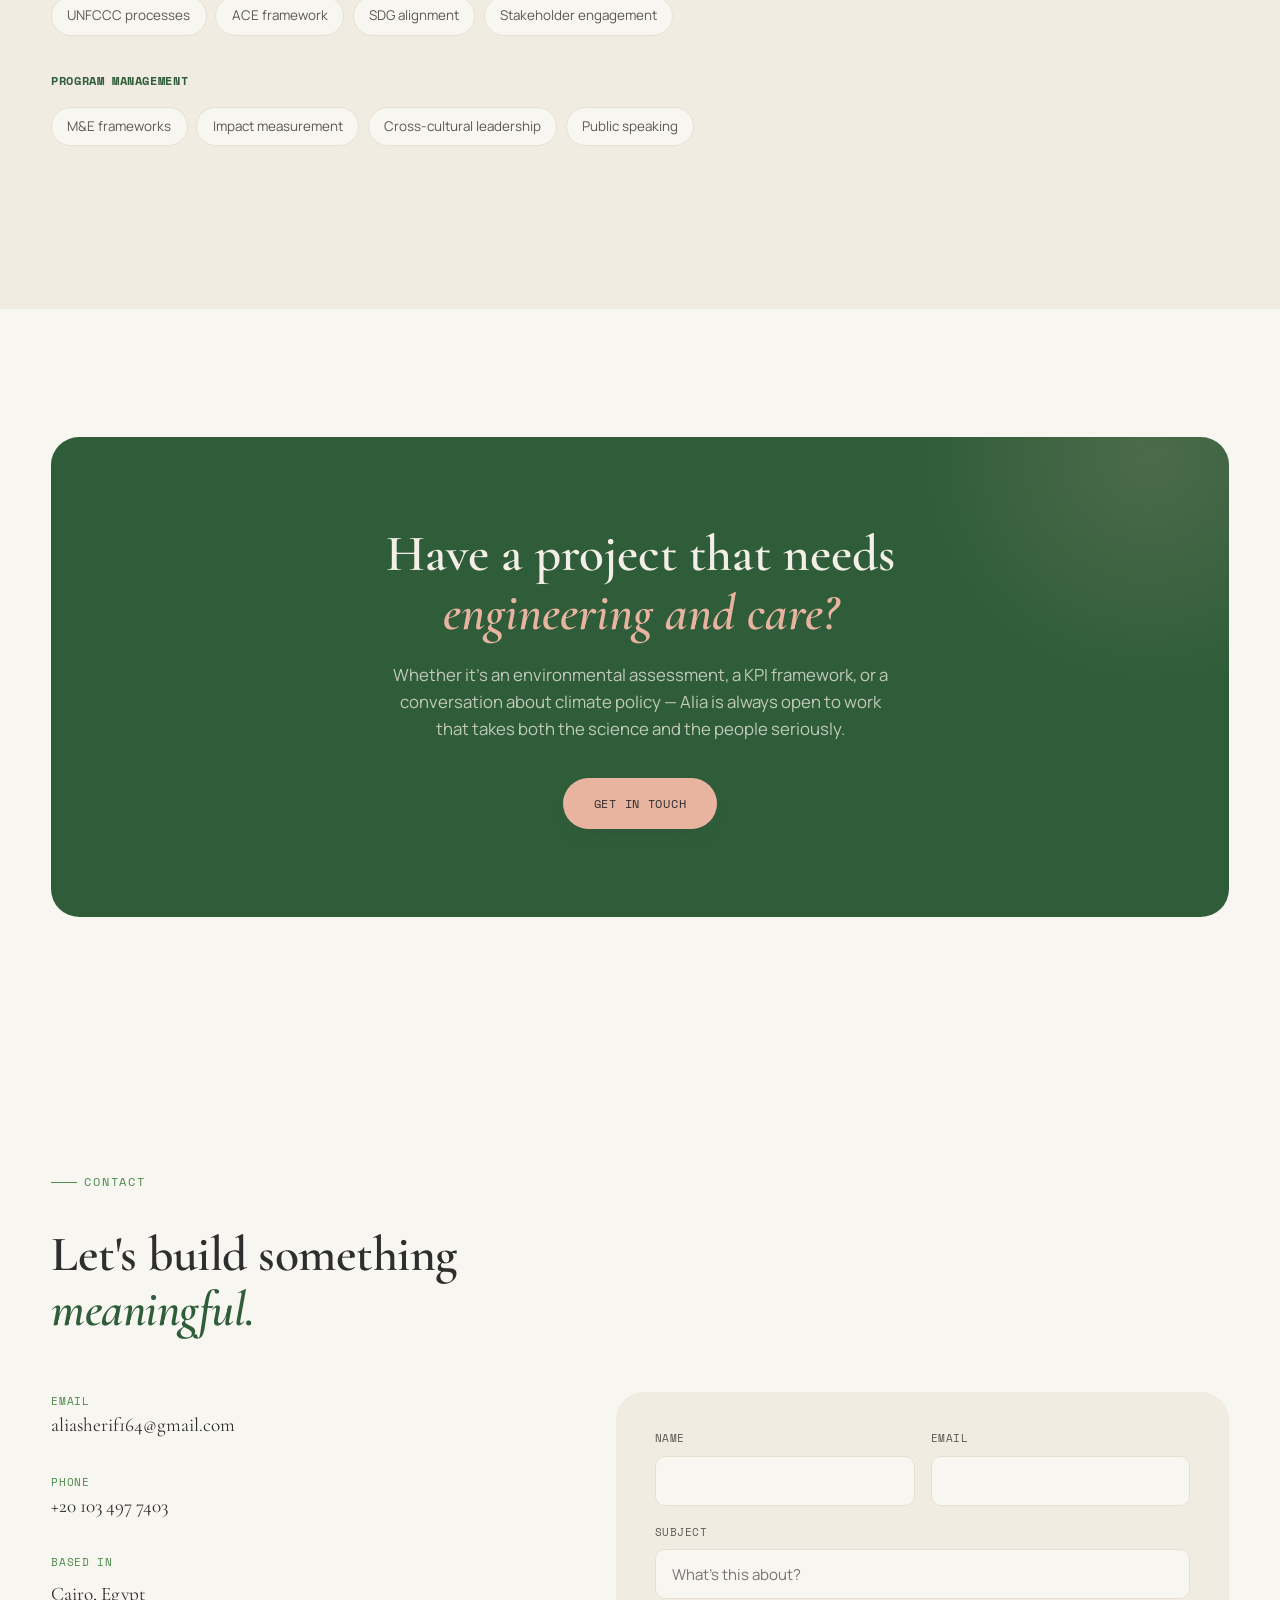
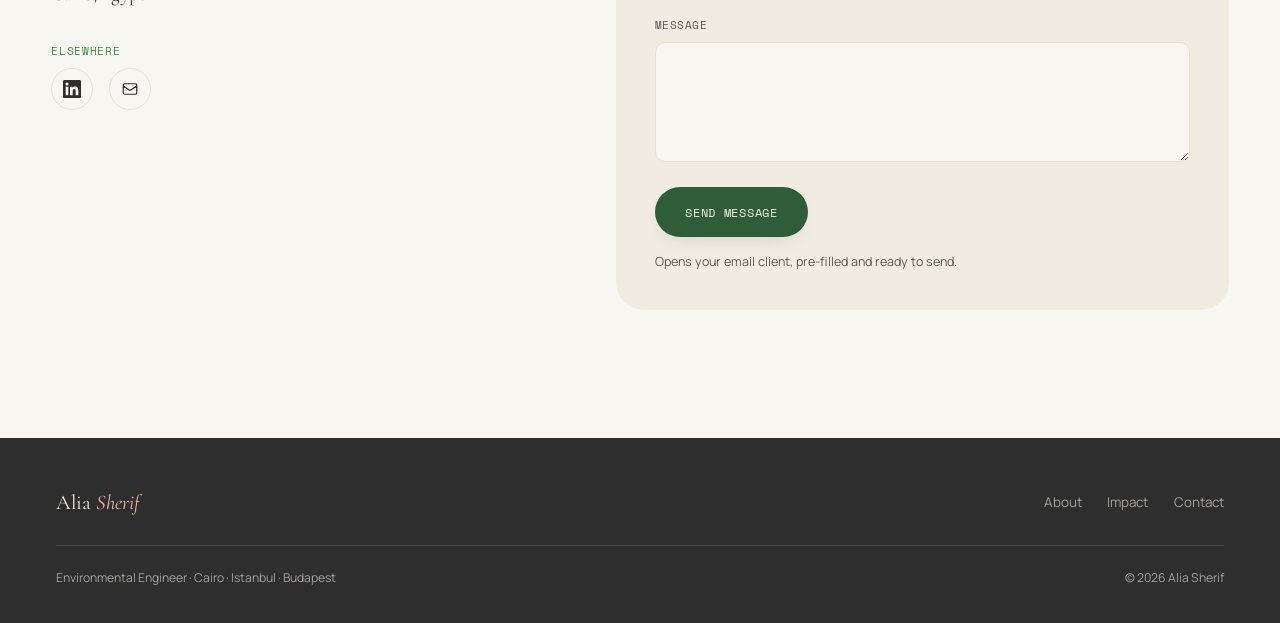
<file: index (1).html>
<!DOCTYPE html>
<html lang="en">
<head>
<meta charset="UTF-8" />
<meta name="viewport" content="width=device-width, initial-scale=1.0" />
<title>Alia Sherif — Environmental Engineer & Sustainability Consultant</title>
<meta name="description" content="Alia Sherif is an environmental engineer and climate policy practitioner working across environmental impact assessment, resettlement planning, and youth climate advocacy in the MENA region." />
<link rel="preconnect" href="https://fonts.googleapis.com" />
<link rel="preconnect" href="https://fonts.gstatic.com" crossorigin />
<link href="https://fonts.googleapis.com/css2?family=Cormorant+Garamond:ital,wght@0,400;0,500;0,600;0,700;1,400;1,500&family=Manrope:wght@300;400;500;600;700&family=Space+Mono:wght@400;700&display=swap" rel="stylesheet" />
<link rel="stylesheet" href="style.css" />
</head>
<body>

<!-- ══════════════ NAV ══════════════ -->
<nav id="navbar">
  <a href="#hero" class="nav-logo">Alia <span>Sherif</span></a>
  <ul class="nav-links">
    <li><a href="#about">About</a></li>
    <li><a href="#expertise">Expertise</a></li>
    <li><a href="#impact">Impact</a></li>
    <li><a href="#journey">Journey</a></li>
    <li><a href="#recognition">Recognition</a></li>
    <li><a href="#contact" class="nav-cta">Let's talk</a></li>
  </ul>
  <button class="nav-toggle" aria-label="Open menu" aria-expanded="false">
    <span></span><span></span>
  </button>
</nav>

<div class="mobile-menu" id="mobileMenu">
  <ul>
    <li><a href="#about" onclick="closeMobile()">About</a></li>
    <li><a href="#expertise" onclick="closeMobile()">Expertise</a></li>
    <li><a href="#impact" onclick="closeMobile()">Impact</a></li>
    <li><a href="#journey" onclick="closeMobile()">Journey</a></li>
    <li><a href="#recognition" onclick="closeMobile()">Recognition</a></li>
    <li><a href="#contact" onclick="closeMobile()">Contact</a></li>
  </ul>
</div>

<!-- ══════════════ HERO ══════════════ -->
<section id="hero">
  <div class="hero-river" aria-hidden="true">
    <svg viewBox="0 0 1440 900" preserveAspectRatio="xMidYMid slice">
      <path d="M-50,700 C250,620 350,780 620,700 C860,630 900,500 1150,520 C1320,535 1380,470 1500,420"
            stroke="var(--leaf)" stroke-width="1.2" opacity="0.35"/>
      <path d="M-50,780 C300,730 420,830 700,790 C920,760 980,660 1200,650 C1360,645 1420,600 1520,560"
            stroke="var(--peach)" stroke-width="1" opacity="0.25"/>
    </svg>
  </div>

  <div class="hero-grid">
    <div class="hero-copy">
      <p class="hero-eyebrow reveal">Environmental Engineer · Sustainability Consultant</p>
      <h1 class="reveal">Designing for a
        <em>livable planet.</em>
      </h1>
      <p class="hero-lede reveal">
        Alia Sherif works at the intersection of environmental engineering and climate
        policy — preparing impact assessments and resettlement frameworks for major
        infrastructure projects by day, and building the youth institutions shaping
        MENA's climate future by calling.
      </p>
      <div class="hero-roles reveal">
        <span>Environmental Engineering Intern, EcoConServ</span>
        <span>Climate Envoy, Türkiye Ministry of Environment</span>
        <span>Head of Programs & Impact, Green Gate 4 MENA Youth</span>
      </div>
      <div class="hero-actions reveal">
        <a href="#impact" class="btn btn-primary">View selected work</a>
        <a href="#contact" class="btn btn-ghost">Start a conversation</a>
      </div>
    </div>

    <div class="hero-photo-wrap reveal">
      <img src="1.jpeg" alt="Portrait of Alia Sherif" onerror="this.style.display='none'; this.nextElementSibling.style.display='flex';" />
      <div class="photo-fallback" style="display:none;">Portrait — add photo 1.jpeg to this folder</div>
      <div class="hero-tag-pill">
        <span class="place">Cairo <span class="arrow">↔</span> Istanbul <span class="arrow">↔</span> Budapest</span>
        <span class="note">rooted in three cities</span>
      </div>
    </div>
  </div>

  <a href="#about" class="scroll-cue">
    <span>Scroll</span>
    <span class="line"></span>
  </a>
</section>

<!-- ══════════════ ABOUT ══════════════ -->
<section id="about">
  <div class="container">
    <div class="eyebrow reveal">About</div>
    <div class="about-layout">

      <div class="about-media reveal">
        <div class="about-portrait">
          <img src="2.jpeg" alt="Alia Sherif at STEM graduation" onerror="this.parentElement.style.background='linear-gradient(160deg, var(--peach), var(--cream-deep))'; this.remove();" />
        </div>
        <div class="about-credentials">
          <div class="cred"><b>Based in</b><span>Cairo, Egypt</span></div>
          <div class="cred"><b>Studying</b><span>Environmental Engineering, BSc 2027</span></div>
          <div class="cred"><b>Languages</b><span>Arabic, English, Turkish</span></div>
          <div class="cred"><b>Currently</b><span>EcoConServ Environmental Solutions</span></div>
        </div>
      </div>

      <div class="about-copy">
        <h2 class="section-title reveal">A path built at the meeting point<br><em>of engineering and advocacy.</em></h2>
        <div style="margin-top:2rem;">
          <p class="reveal">Alia grew up in Giza with a scientist's curiosity and a
            builder's instinct for solving real problems. That instinct carried her
            to Istanbul, where she is completing a degree in Environmental Engineering
            at Istanbul University-Cerrahpaşa, and later to Budapest, where an
            Erasmus+ exchange in Water Science at Ludovika University of Public
            Service sharpened her technical grounding.</p>

          <p class="reveal">Today she works as an <strong>Environmental Engineering
            Intern at EcoConServ Environmental Solutions</strong> in Cairo, where her
            days involve the unglamorous, essential work of consulting: preparing
            environmental and social impact assessments, drafting resettlement
            action plans, and building the KPI frameworks that keep major
            infrastructure projects accountable to the communities around them.</p>

          <p class="reveal">Outside the office, she leads <strong>Green Gate 4 MENA
            Youth</strong> as Head of Programs & Impact, having previously scaled
            the organisation's operations as Chief Operating Officer to reach
            <strong>500+ youth leaders across 22 countries</strong>. She was
            appointed one of Türkiye's <strong>200 national Climate Envoys</strong>,
            represented Egypt as a Youth Delegate at COY19 in Baku, and now
            facilitates logistics for COY21 ahead of COP31 in Antalya. She works
            comfortably in Arabic, English, and Turkish, and believes the clearest
            engineering and the clearest advocacy are built from the same
            instinct: pay attention, then act.</p>
        </div>

        <div class="stat-row">
          <div class="stat-cell reveal">
            <div class="stat-num">22+</div>
            <div class="stat-label">Countries reached through youth programming</div>
          </div>
          <div class="stat-cell reveal">
            <div class="stat-num">500+</div>
            <div class="stat-label">Youth leaders connected to opportunities</div>
          </div>
          <div class="stat-cell reveal">
            <div class="stat-num">200</div>
            <div class="stat-label">National Climate Envoys — she is one</div>
          </div>
          <div class="stat-cell reveal">
            <div class="stat-num">3</div>
            <div class="stat-label">Working languages, one region</div>
          </div>
        </div>
      </div>
    </div>
  </div>
</section>

<!-- ══════════════ EXPERTISE / SERVICES ══════════════ -->
<section id="expertise" class="section-alt">
  <div class="container">
    <div class="section-head">
      <div>
        <div class="eyebrow reveal">Expertise</div>
        <h2 class="section-title reveal">Where the technical work<br><em>meets the human impact.</em></h2>
      </div>
      <p class="section-kicker reveal">Four areas of practice, each grounded in
        applied lab work, live consulting projects, and years inside the
        UNFCCC youth process.</p>
    </div>

    <div class="expertise-grid">
      <div class="expertise-card reveal">
        <div class="expertise-num">01</div>
        <h3>Impact Assessment & Resettlement Planning</h3>
        <p>Preparing ESIA chapters and Resettlement Action Plans for major
          infrastructure — including the Alexandria Regional Metro Project
          Phase 2 and a hospital expansion for Saudi German Hospital Cairo —
          balancing engineering timelines against social safeguards.</p>
        <div class="expertise-tags">
          <span>ESIA</span><span>RAP</span><span>Stakeholder engagement</span>
        </div>
      </div>

      <div class="expertise-card reveal">
        <div class="expertise-num">02</div>
        <h3>Facility & KPI Performance Frameworks</h3>
        <p>Building SMART KPI workbooks and running gap analyses against
          facility management contracts — most recently at Benban Solar
          Park, one of the world's largest solar installations — so that
          operational performance stays measurable, not aspirational.</p>
        <div class="expertise-tags">
          <span>KPI design</span><span>Gap analysis</span><span>M&E</span>
        </div>
      </div>

      <div class="expertise-card reveal">
        <div class="expertise-num">03</div>
        <h3>Water Quality & Wastewater Analysis</h3>
        <p>Lab-side experience running coagulation-flocculation, sedimentation
          and filtration trials, evaluating BOD, COD, and TSS parameters to
          recommend treatment configurations for industrial clients —
          grounded in a 5.00/5.00 Water Science exchange at Ludovika
          University.</p>
        <div class="expertise-tags">
          <span>BOD / COD / TSS</span><span>Filtration systems</span><span>GPS-X</span>
        </div>
      </div>

      <div class="expertise-card reveal">
        <div class="expertise-num">04</div>
        <h3>Climate Policy & Youth Advocacy</h3>
        <p>Translating UNFCCC process into programs people can actually join —
          from Climate Envoy liaison work with Türkiye's Ministry of
          Environment to designing the fellowship curriculum that has reached
          150+ participants across the MENA region.</p>
        <div class="expertise-tags">
          <span>UNFCCC / ACE</span><span>Program design</span><span>Public speaking</span>
        </div>
      </div>
    </div>
  </div>
</section>

<!-- ══════════════ APPROACH ══════════════ -->
<section id="approach">
  <div class="container">
    <div class="eyebrow reveal">Approach</div>
    <h2 class="section-title reveal">How a project moves<br><em>from question to outcome.</em></h2>

    <div class="approach-list">
      <div class="approach-item reveal">
        <div class="approach-step">Assess</div>
        <h4>Read the site and the stakeholders</h4>
        <p>Field surveys, sampling, and early conversations with affected
          communities happen before any framework gets drafted.</p>
      </div>
      <div class="approach-item reveal">
        <div class="approach-step">Design</div>
        <h4>Build the framework</h4>
        <p>ESIA chapters, RAP structures, or KPI workbooks are shaped around
          what the client and the regulator both need to see.</p>
      </div>
      <div class="approach-item reveal">
        <div class="approach-step">Deliver</div>
        <h4>Document with precision</h4>
        <p>Gantt charts, gap analyses, and meeting records that hold up under
          scrutiny — because vague documentation costs projects time.</p>
      </div>
      <div class="approach-item reveal">
        <div class="approach-step">Advocate</div>
        <h4>Carry it into policy</h4>
        <p>Lessons from the field feed back into youth climate programming and
          policy conversations at the national and UNFCCC level.</p>
      </div>
    </div>
  </div>
</section>

<!-- ══════════════ IMPACT / PORTFOLIO ══════════════ -->
<section id="impact" class="section-alt">
  <div class="container">
    <div class="eyebrow reveal">Selected work</div>
    <h2 class="section-title reveal">Projects that made it<br><em>off the page.</em></h2>

    <div class="impact-grid">
      <div class="impact-card impact-card--wide reveal">
        <div class="impact-tag">Consulting · Infrastructure</div>
        <h3>Alexandria Regional Metro Project, Phase 2</h3>
        <p class="impact-desc">Contributed to the preliminary Resettlement Action
          Plan for one of Egypt's largest transit expansions — coordinating
          Gantt chart documentation and kickoff meeting minutes that keep a
          multi-stakeholder timeline on track.</p>
        <div class="impact-outcome">Preliminary RAP framework and documentation delivered for a live infrastructure timeline.</div>
      </div>

      <div class="impact-card reveal">
        <div class="impact-tag">Consulting · Renewable Energy</div>
        <h3>Benban Solar Park</h3>
        <p class="impact-desc">Ran a gap analysis between the facility
          management contract and the existing KPI framework, then built a
          new SMART KPI workbook for the incoming FMC contractor.</p>
        <div class="impact-outcome">A measurable performance framework ready for handover to a new contractor.</div>
      </div>

      <div class="impact-card reveal">
        <div class="impact-tag">Consulting · Healthcare</div>
        <h3>Saudi German Hospital, Cairo</h3>
        <p class="impact-desc">Drafted an ESIA chapter for a hospital
          expansion project, assessing environmental and social risk
          alongside the client's construction timeline.</p>
        <div class="impact-outcome">A regulator-ready chapter grounded in site-specific risk analysis.</div>
      </div>

      <div class="impact-card reveal">
        <div class="impact-tag">Youth Leadership</div>
        <h3>Green Gate 4 MENA Youth</h3>
        <p class="impact-desc">Scaled operations as COO, then took over
          programmatic direction as Head of Programs & Impact — designing
          the fellowship curriculum now used by 150+ participants.</p>
        <div class="impact-outcome">500+ youth leaders across 22 countries connected to climate opportunities.</div>
      </div>

      <div class="impact-card impact-card--wide reveal">
        <div class="impact-tag">Regional Forum</div>
        <h3>GreenX MENA Regional Youth Forum</h3>
        <p class="impact-desc">As Internal Operations & Coordinating Director,
          directed a multinational volunteer team through the workflow,
          communications, and deliverable timelines behind a landmark
          regional forum held in Tunis, October 2025.</p>
        <div class="impact-outcome">A complex cross-border event delivered on schedule by a distributed volunteer team.</div>
      </div>
    </div>
  </div>
</section>

<!-- ══════════════ JOURNEY ══════════════ -->
<section id="journey">
  <div class="container">
    <div class="eyebrow reveal">Journey</div>
    <h2 class="section-title reveal">The path so far.</h2>

    <div class="journey-wrap">
      <div class="journey-line">
        <svg viewBox="0 0 2 100" preserveAspectRatio="none">
          <path d="M1,0 L1,100" />
          <path class="drawn" d="M1,0 L1,100" />
        </svg>
      </div>

      <div class="journey-item reveal">
        <div class="journey-dot"></div>
        <div class="journey-date">2019 – 2022</div>
        <h3>The foundation</h3>
        <p>STEM Education Diploma at Ismailia STEM High School — three capstone
          projects on real environmental challenges facing Egypt set a lasting
          pattern: learn by solving.</p>
      </div>

      <div class="journey-item reveal">
        <div class="journey-dot"></div>
        <div class="journey-date">Sep 2022 – Jul 2023</div>
        <h3>Crossing into Türkiye</h3>
        <p>Moved to Istanbul and completed the TÖMER Turkish Language Proficiency
          Program at Istanbul University-Cerrahpaşa — the language became the
          bridge into everything that followed.</p>
      </div>

      <div class="journey-item reveal">
        <div class="journey-dot"></div>
        <div class="journey-date">Sep 2023 – Present</div>
        <h3>Engineering, formally</h3>
        <p>Enrolled in the Bachelor of Environmental Engineering at Istanbul
          University-Cerrahpaşa (expected 2027), giving her advocacy work a
          technical backbone.</p>
      </div>

      <div class="journey-item reveal">
        <div class="journey-date">Jun 2024 – Present</div>
        <h3>Building Green Gate</h3>
        <p>Joined Green Gate 4 MENA Youth as Chief Operating Officer, then
          moved into Head of Programs & Impact — while facilitating COY21
          logistics for YOUNGO and serving as ACE Working Group member.</p>
        <div class="journey-dot"></div>
      </div>

      <div class="journey-item reveal">
        <div class="journey-dot"></div>
        <div class="journey-date">Nov 2024</div>
        <h3>Baku</h3>
        <p>Represented Egypt as Youth Delegate at COY19, the 19th UN Climate
          Change Conference of Youth — a seat at one of the loudest tables in
          global climate politics.</p>
      </div>

      <div class="journey-item reveal">
        <div class="journey-dot"></div>
        <div class="journey-date">2025</div>
        <h3>Envoy, speaker, researcher</h3>
        <p>Appointed Climate Envoy by Türkiye's Ministry of Environment.
          Completed a 20-day wastewater treatment lab internship, an Erasmus+
          exchange in Budapest (GPA 5.00/5.00), and directed operations for
          the GreenX MENA Forum in Tunis.</p>
      </div>

      <div class="journey-item reveal">
        <div class="journey-dot current"></div>
        <div class="journey-date">Jun 2026 – Present</div>
        <h3>Consulting, in the field</h3>
        <p>Joined EcoConServ Environmental Solutions in Cairo as an
          Environmental Engineering Intern, applying five years of technical
          and advocacy work to live ESIA, RAP, and KPI projects. The story
          continues.</p>
      </div>
    </div>
  </div>
</section>

<!-- ══════════════ RECOGNITION / PRESENCE ══════════════ -->
<section id="recognition" class="section-dark">
  <div class="container">
    <div class="eyebrow reveal">Recognition</div>
    <h2 class="section-title reveal">Trusted with a seat<br><em>at the table.</em></h2>

    <div class="recognition-grid">
      <div class="recognition-card reveal">
        <div class="recognition-icon">◈</div>
        <h3>Climate Envoy</h3>
        <p>Appointed by Türkiye's Ministry of Environment, Urbanisation and
          Climate Change — one of 200 national ambassadors bridging
          university communities and government climate action, in
          collaboration with UNICEF Türkiye.</p>
      </div>
      <div class="recognition-card reveal">
        <div class="recognition-icon">◇</div>
        <h3>Public speaker</h3>
        <p>Keynote speaker at LCOY Türkiye. Guest speaker at Cerrahpaşa
          Sustainability Days. Coordinator & Moderator at the GreenX MENA
          Forum in Tunisia.</p>
      </div>
      <div class="recognition-card reveal">
        <div class="recognition-icon">◈</div>
        <h3>YOUNGO member</h3>
        <p>Active member of the world's largest youth constituency within the
          UNFCCC, contributing to the Action for Climate Empowerment (ACE)
          Working Group and facilitating COY21 logistics ahead of COP31.</p>
      </div>
    </div>

    <div class="forums-list reveal">
      <div class="forum-row">
        <span class="fy">2025</span>
        <span class="fn">GreenX MENA Regional Youth Forum — Coordinator & Moderator</span>
        <span class="fl">Tunis, Tunisia</span>
      </div>
      <div class="forum-row">
        <span class="fy">2025</span>
        <span class="fn">LCOY Türkiye — Keynote Speaker & Delegate</span>
        <span class="fl">Konya, Türkiye</span>
      </div>
      <div class="forum-row">
        <span class="fy">2025</span>
        <span class="fn">Cerrahpaşa Sustainability Days — Guest Speaker</span>
        <span class="fl">Istanbul, Türkiye</span>
      </div>
      <div class="forum-row">
        <span class="fy">2024</span>
        <span class="fn">COY19 — Youth Delegate, 19th UN Climate Change Conference of Youth</span>
        <span class="fl">Baku, Azerbaijan</span>
      </div>
      <div class="forum-row">
        <span class="fy">2024</span>
        <span class="fn">EU Green Week — Youth & Entrepreneurship</span>
        <span class="fl">Cairo, Egypt</span>
      </div>
      <div class="forum-row">
        <span class="fy">2023–24</span>
        <span class="fn">TRT NEXT World Forum</span>
        <span class="fl">Istanbul, Türkiye</span>
      </div>
      <div class="forum-row">
        <span class="fy">2023</span>
        <span class="fn">FAO Youth Agripreneurship Workshop</span>
        <span class="fl">Giza, Egypt</span>
      </div>
    </div>
  </div>
</section>

<!-- ══════════════ SKILLS ══════════════ -->
<section id="skills" class="section-alt">
  <div class="container">
    <div class="eyebrow reveal">Toolkit</div>
    <h2 class="section-title reveal">The instruments<br><em>behind the work.</em></h2>

    <div class="skills-layout">
      <div>
        <div class="skill-group reveal">
          <h4>Engineering & environmental analysis</h4>
          <div class="skill-tags">
            <span>Wastewater treatment analysis</span>
            <span>BOD / COD / TSS evaluation</span>
            <span>EIA / ESIA</span>
            <span>LCA & carbon footprint analysis</span>
            <span>Water quality assessment</span>
            <span>SWMM · GPS-X</span>
          </div>
        </div>
        <div class="skill-group reveal">
          <h4>Technical tools</h4>
          <div class="skill-tags">
            <span>AutoCAD</span>
            <span>Python</span>
            <span>QGIS</span>
            <span>Microsoft Excel (advanced)</span>
          </div>
        </div>
        <div class="skill-group reveal">
          <h4>Climate policy & frameworks</h4>
          <div class="skill-tags">
            <span>UNFCCC processes</span>
            <span>ACE framework</span>
            <span>SDG alignment</span>
            <span>Stakeholder engagement</span>
          </div>
        </div>
        <div class="skill-group reveal">
          <h4>Program management</h4>
          <div class="skill-tags">
            <span>M&E frameworks</span>
            <span>Impact measurement</span>
            <span>Cross-cultural leadership</span>
            <span>Public speaking</span>
          </div>
        </div>
      </div>

      <div class="lang-card reveal">
        <h4>Languages</h4>
        <div class="lang-item">
          <div class="lang-info"><span>Arabic</span><span>Native</span></div>
          <div class="lang-bar"><div class="lang-fill" data-width="100%"></div></div>
        </div>
        <div class="lang-item">
          <div class="lang-info"><span>English</span><span>C1 — Fluent</span></div>
          <div class="lang-bar"><div class="lang-fill" data-width="90%"></div></div>
        </div>
        <div class="lang-item">
          <div class="lang-info"><span>Turkish</span><span>B2 — Upper Intermediate</span></div>
          <div class="lang-bar"><div class="lang-fill" data-width="70%"></div></div>
        </div>
        <div class="lang-item">
          <div class="lang-info"><span>French</span><span>A1 — Beginner</span></div>
          <div class="lang-bar"><div class="lang-fill" data-width="15%"></div></div>
        </div>
      </div>
    </div>
  </div>
</section>

<!-- ══════════════ CTA ══════════════ -->
<section id="cta">
  <div class="container">
    <div class="cta-band reveal">
      <h2>Have a project that needs<br><em>engineering and care?</em></h2>
      <p>Whether it's an environmental assessment, a KPI framework, or a
        conversation about climate policy — Alia is always open to work that
        takes both the science and the people seriously.</p>
      <a href="#contact" class="btn btn-primary">Get in touch</a>
    </div>
  </div>
</section>

<!-- ══════════════ CONTACT ══════════════ -->
<section id="contact">
  <div class="container">
    <div class="eyebrow reveal">Contact</div>
    <h2 class="section-title reveal">Let's build something<br><em>meaningful.</em></h2>

    <div class="contact-layout">
      <div class="contact-info reveal">
        <div class="contact-item">
          <div class="label">Email</div>
          <a class="value" href="mailto:aliasherif164@gmail.com">aliasherif164@gmail.com</a>
        </div>
        <div class="contact-item">
          <div class="label">Phone</div>
          <a class="value" href="tel:+201034977403">+20 103 497 7403</a>
        </div>
        <div class="contact-item">
          <div class="label">Based in</div>
          <div class="value">Cairo, Egypt</div>
        </div>
        <div class="contact-item">
          <div class="label">Elsewhere</div>
          <div class="contact-social">
            <a href="https://linkedin.com/in/alia-sherif" target="_blank" rel="noopener" aria-label="LinkedIn">
              <svg width="18" height="18" viewBox="0 0 24 24" fill="currentColor"><path d="M20.447 20.452h-3.554v-5.569c0-1.328-.027-3.037-1.852-3.037-1.853 0-2.136 1.445-2.136 2.939v5.667H9.351V9h3.414v1.561h.046c.477-.9 1.637-1.85 3.37-1.85 3.601 0 4.267 2.37 4.267 5.455v6.286zM5.337 7.433a2.062 2.062 0 01-2.063-2.065 2.064 2.064 0 112.063 2.065zm1.782 13.019H3.555V9h3.564v11.452zM22.225 0H1.771C.792 0 0 .774 0 1.729v20.542C0 23.227.792 24 1.771 24h20.451C23.2 24 24 23.227 24 22.271V1.729C24 .774 23.2 0 22.222 0h.003z"/></svg>
            </a>
            <a href="mailto:aliasherif164@gmail.com" aria-label="Email">
              <svg width="18" height="18" viewBox="0 0 24 24" fill="none" stroke="currentColor" stroke-width="1.6"><path d="M3 8l7.89 5.26a2 2 0 002.22 0L21 8M5 19h14a2 2 0 002-2V7a2 2 0 00-2-2H5a2 2 0 00-2 2v10a2 2 0 002 2z"/></svg>
            </a>
          </div>
        </div>
      </div>

      <form class="contact-form reveal" id="contactForm">
        <div class="form-row">
          <div class="field">
            <label for="fname">Name</label>
            <input type="text" id="fname" name="name" required />
          </div>
          <div class="field">
            <label for="femail">Email</label>
            <input type="email" id="femail" name="email" required />
          </div>
        </div>
        <div class="field">
          <label for="fsubject">Subject</label>
          <input type="text" id="fsubject" name="subject" placeholder="What's this about?" />
        </div>
        <div class="field">
          <label for="fmessage">Message</label>
          <textarea id="fmessage" name="message" required></textarea>
        </div>
        <button type="submit" class="btn btn-primary">Send message</button>
        <p class="form-note">Opens your email client, pre-filled and ready to send.</p>
        <p class="form-submit-msg" id="formMsg">Your email client should now be open — thank you for reaching out.</p>
      </form>
    </div>
  </div>
</section>

<!-- ══════════════ FOOTER ══════════════ -->
<footer>
  <div class="footer-inner">
    <div class="footer-brand">Alia <span>Sherif</span></div>
    <div class="footer-links">
      <a href="#about">About</a>
      <a href="#impact">Impact</a>
      <a href="#contact">Contact</a>
    </div>
  </div>
  <div class="footer-bottom">
    <span>Environmental Engineer · Cairo · Istanbul · Budapest</span>
    <span>© 2026 Alia Sherif</span>
  </div>
</footer>

<script src="script.js"></script>
</body>
</html>
</file>
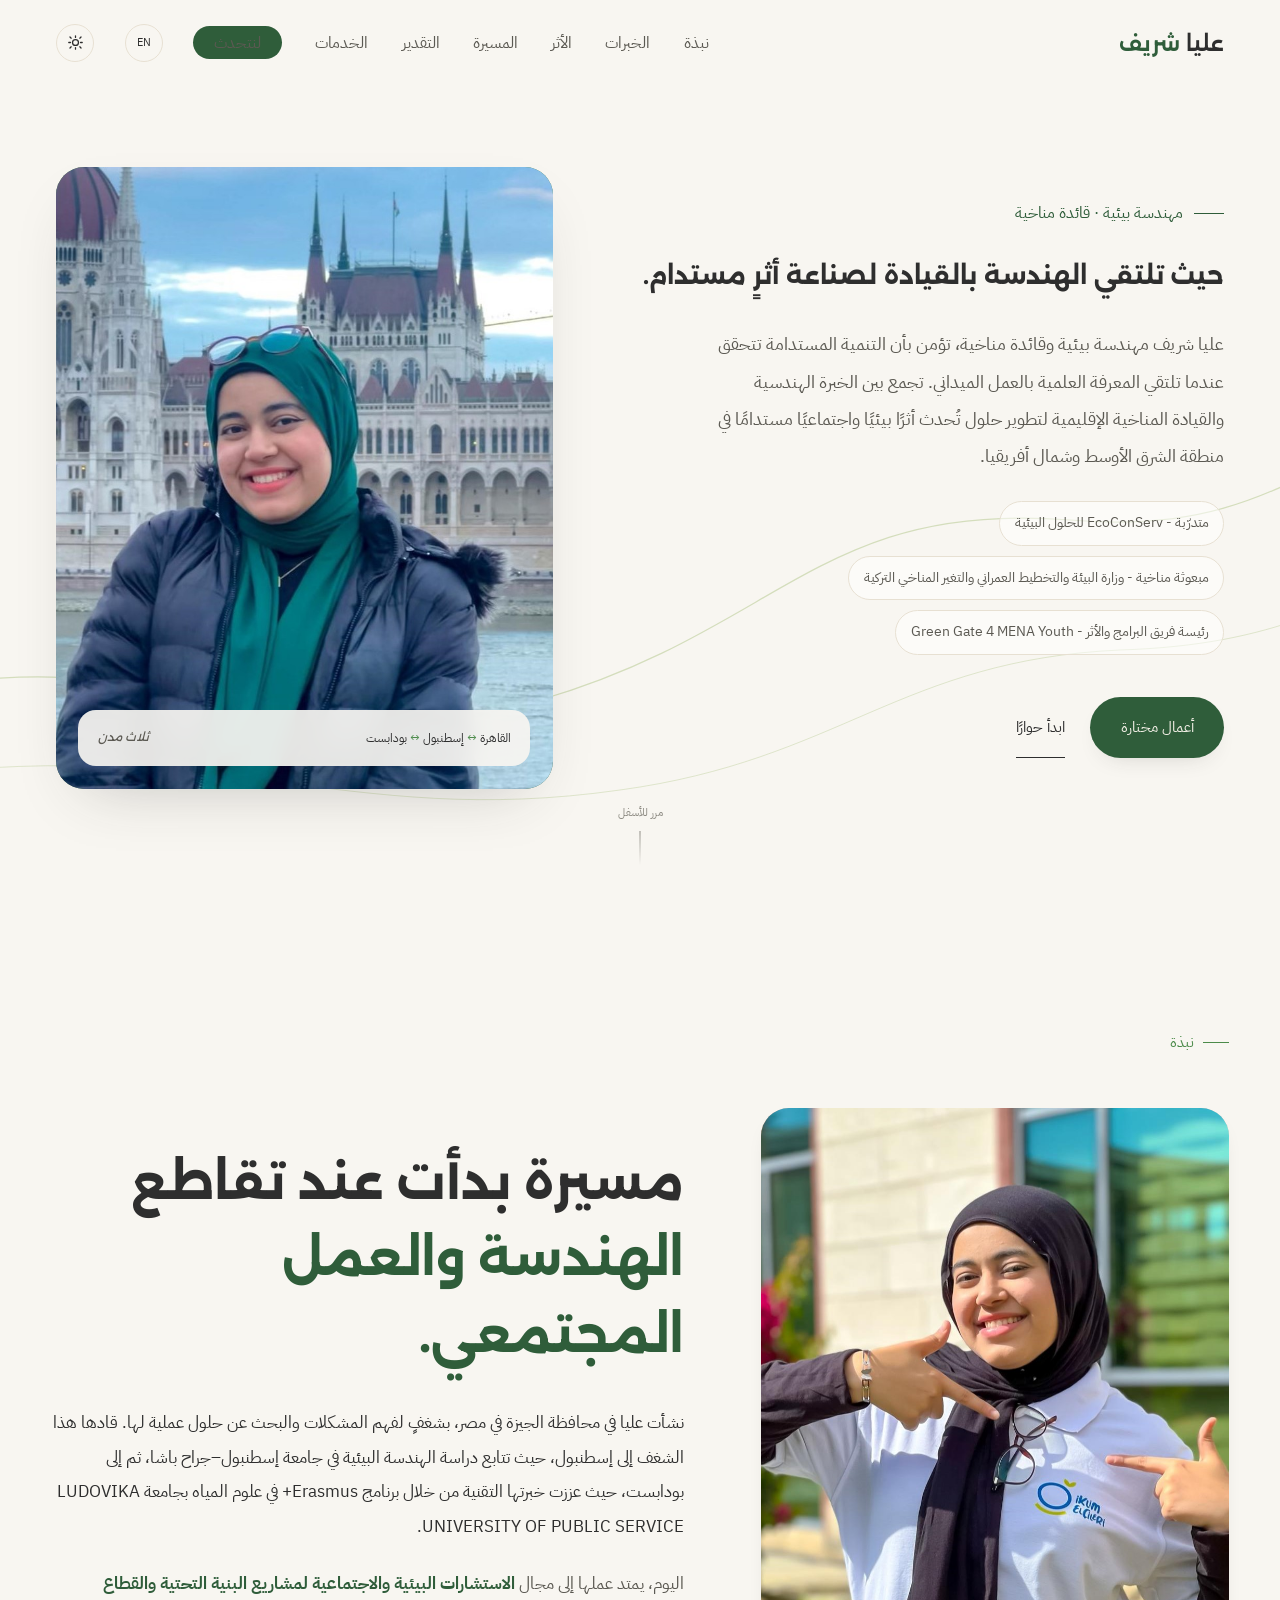
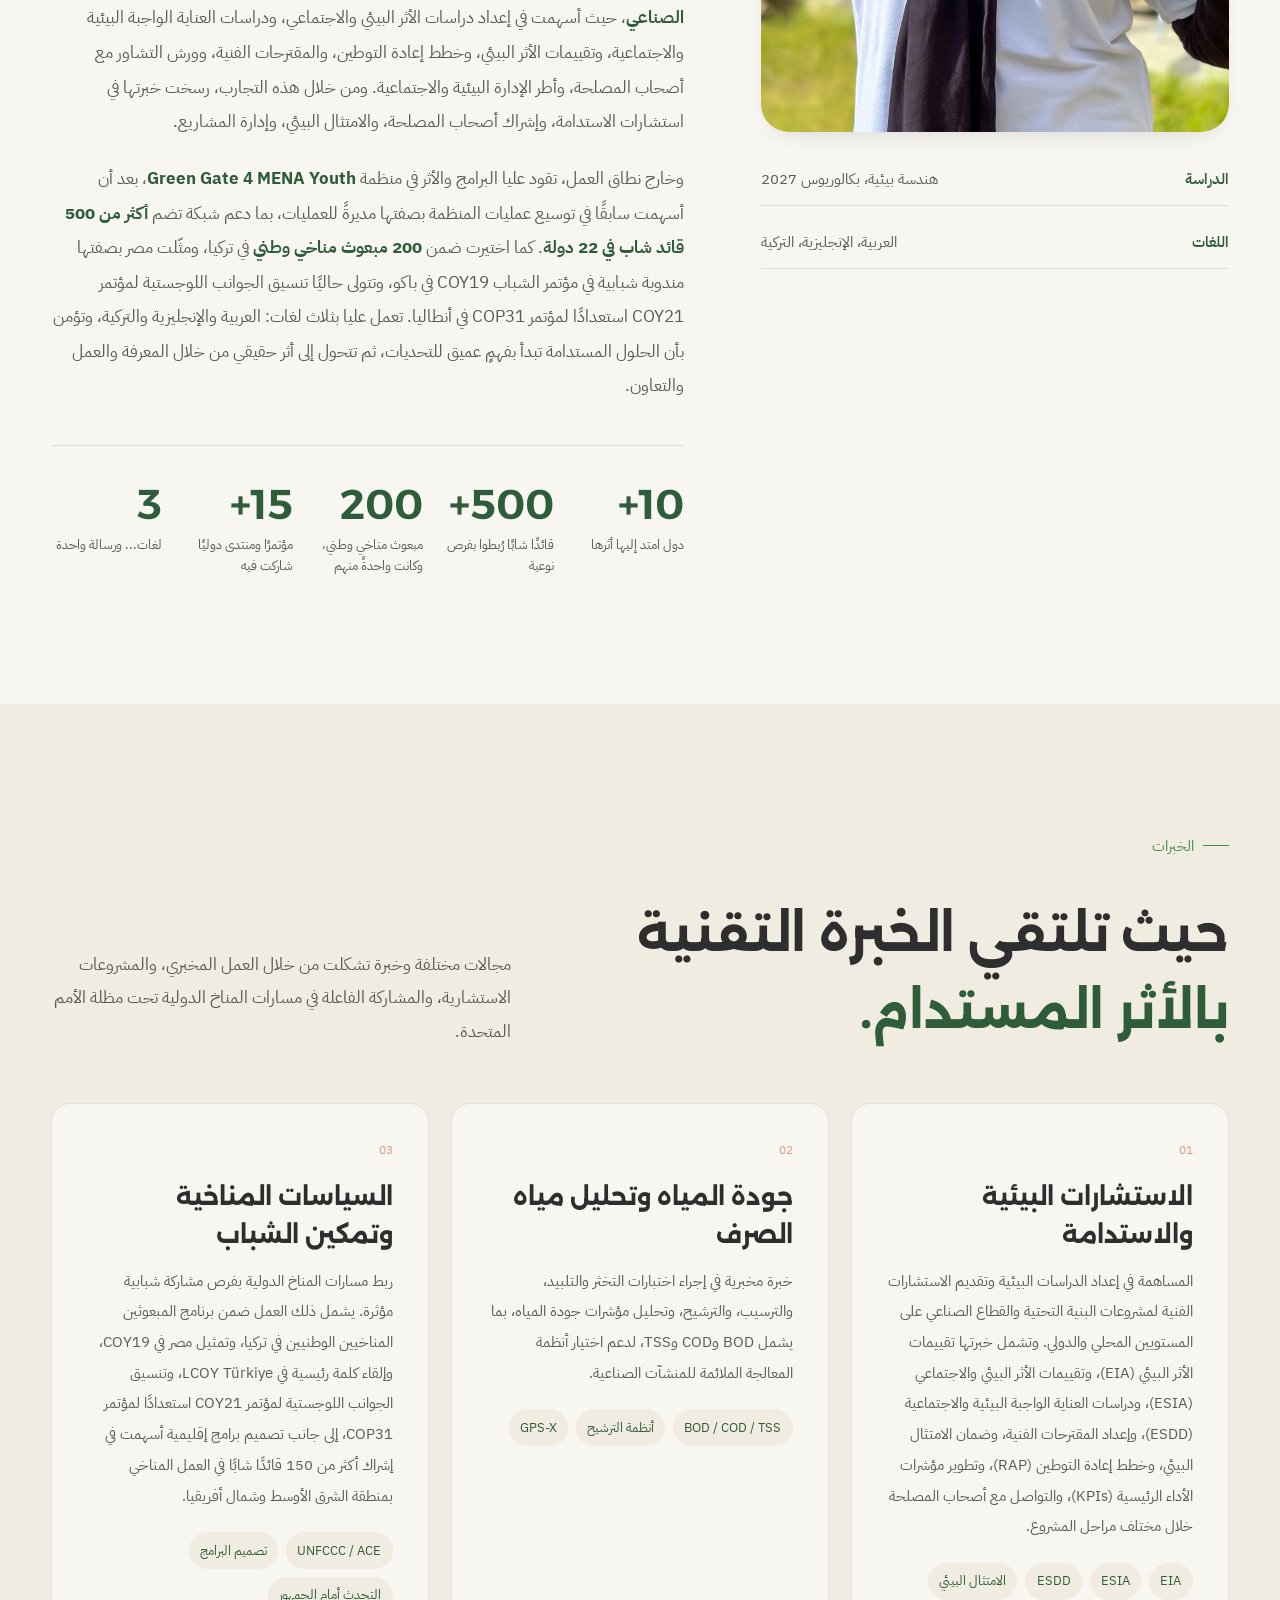
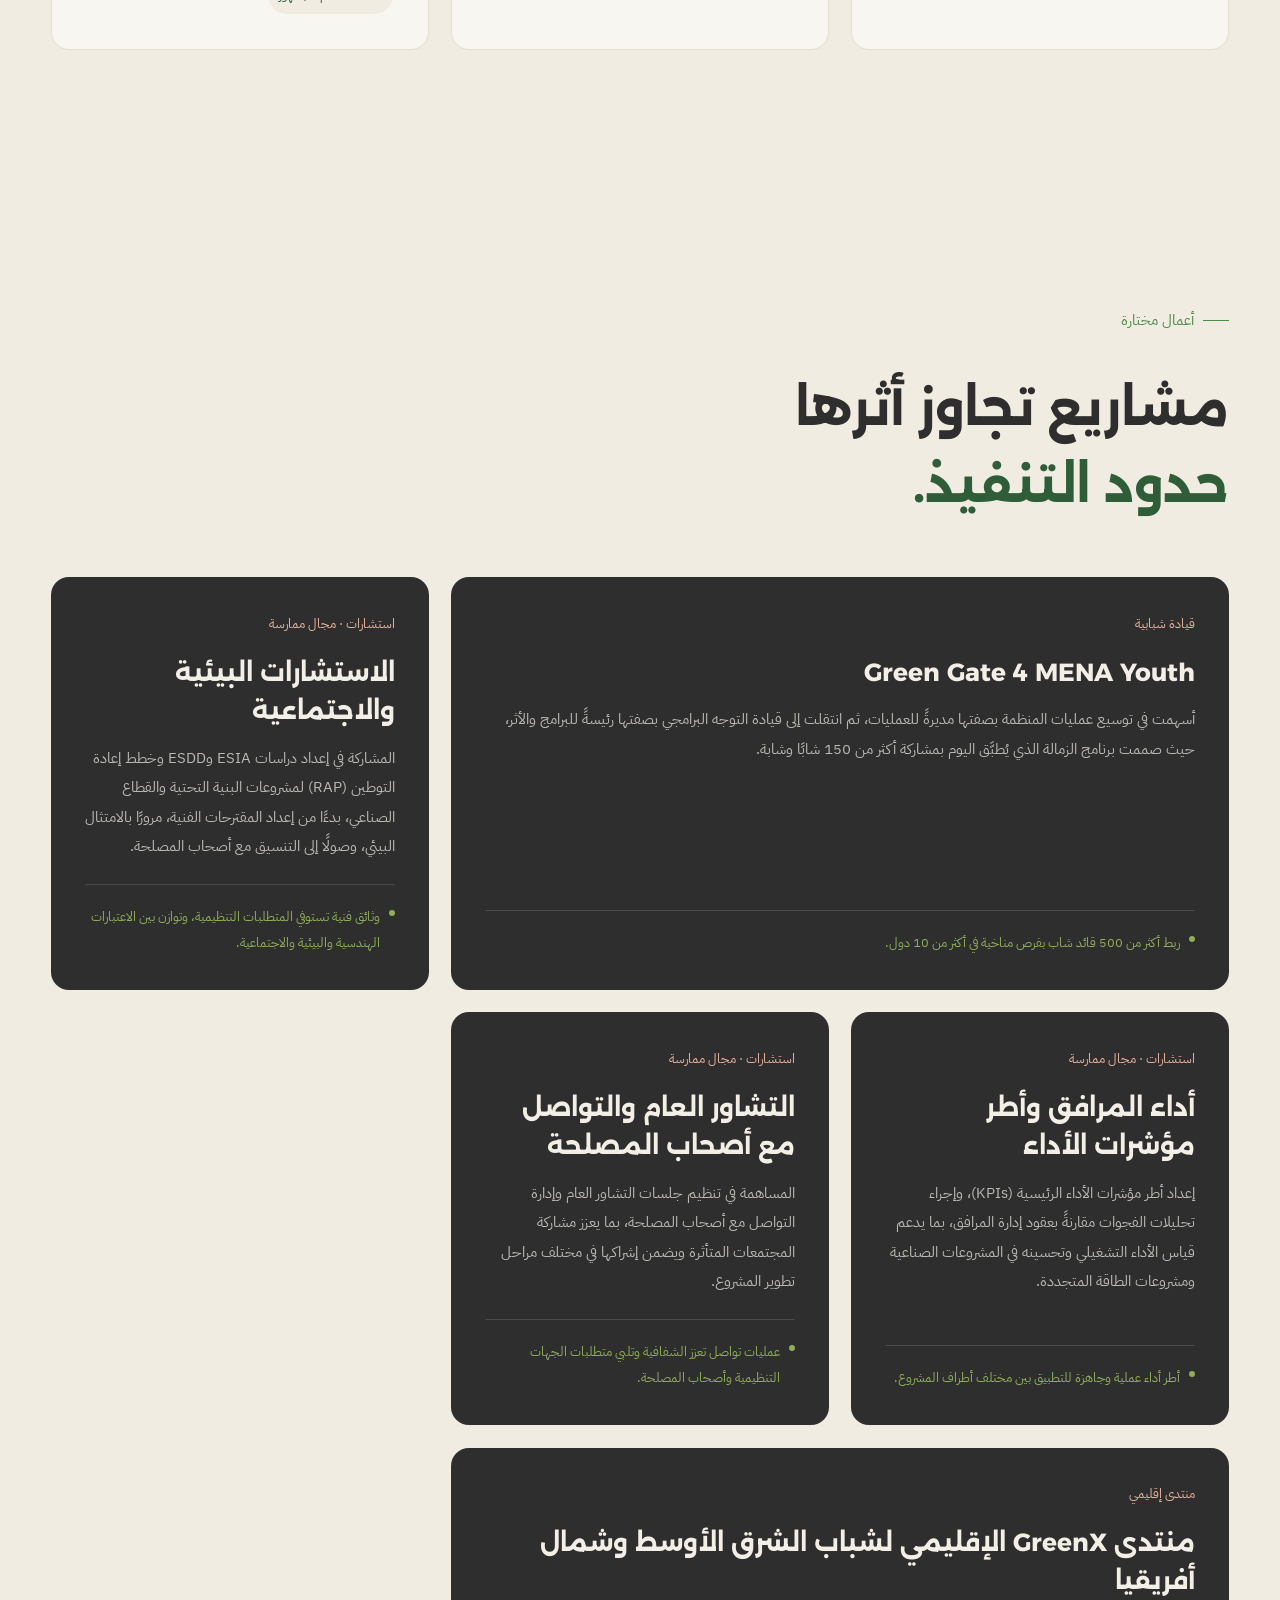
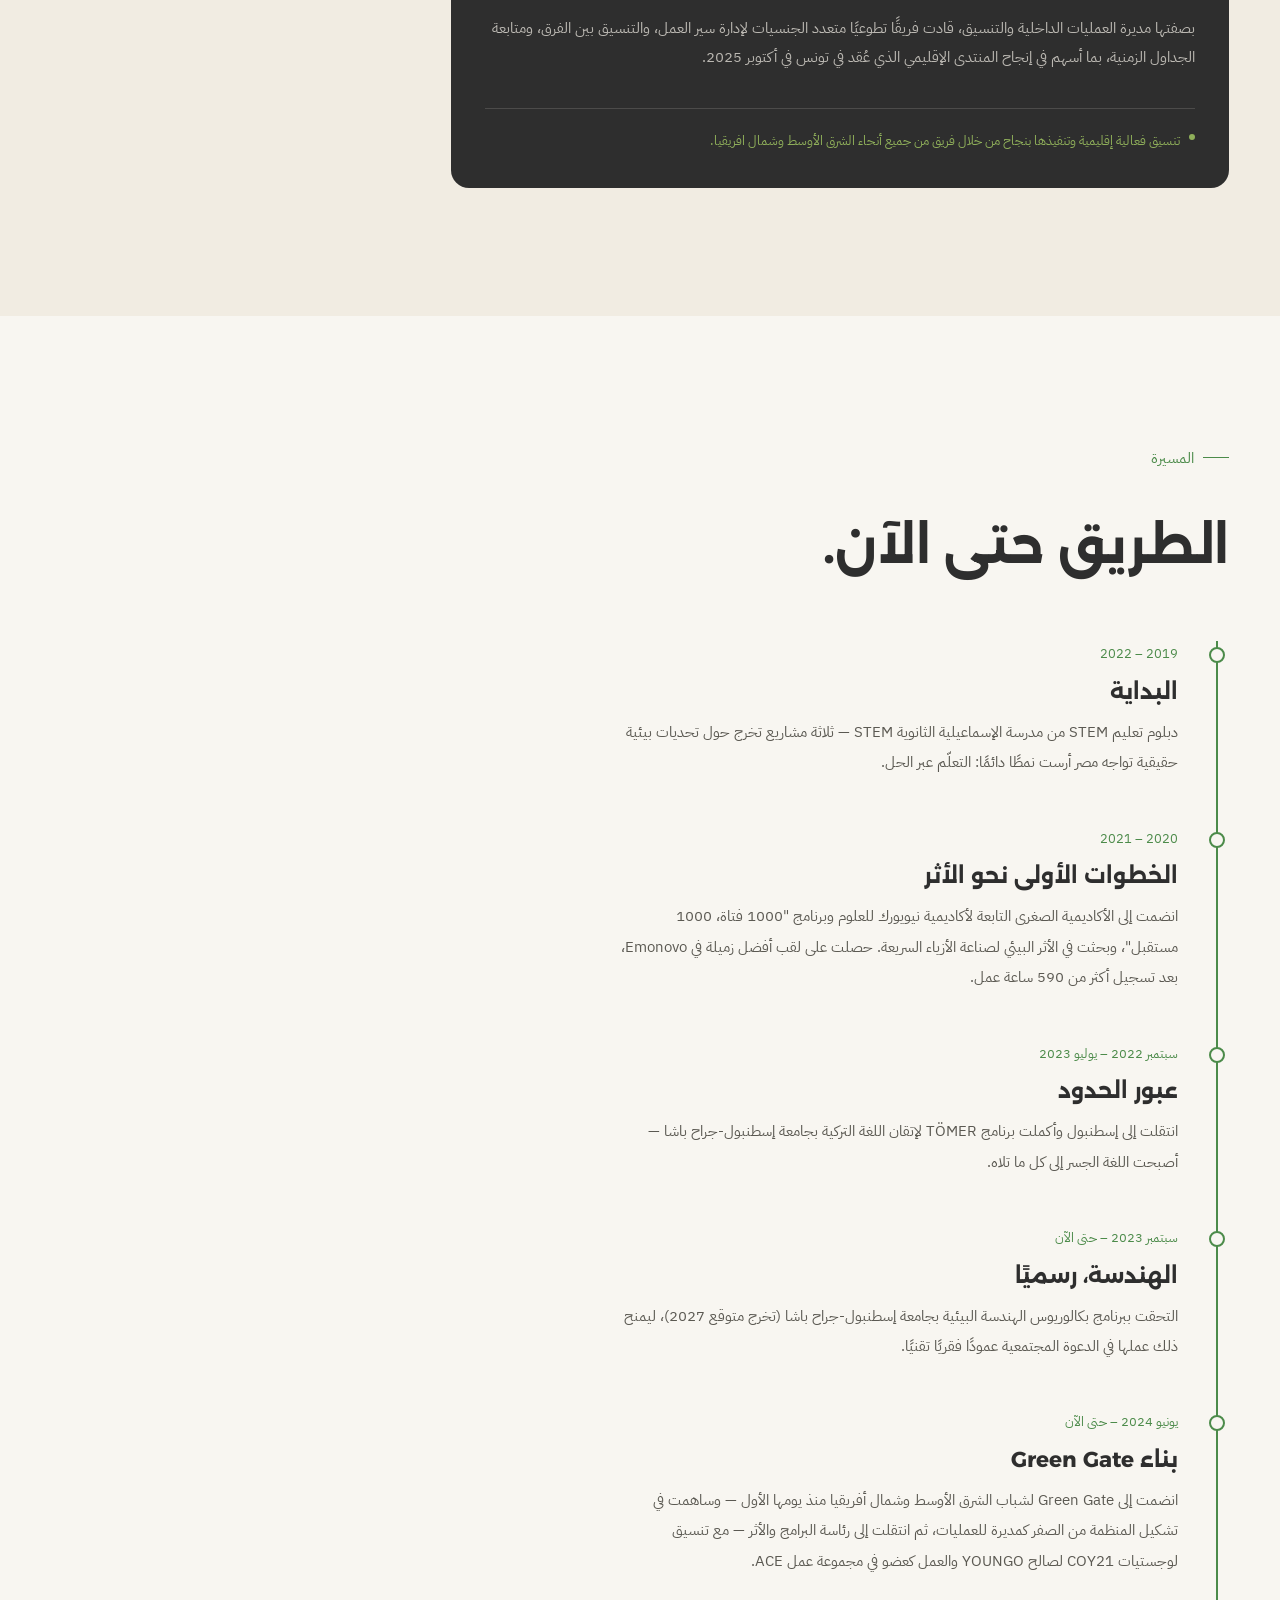
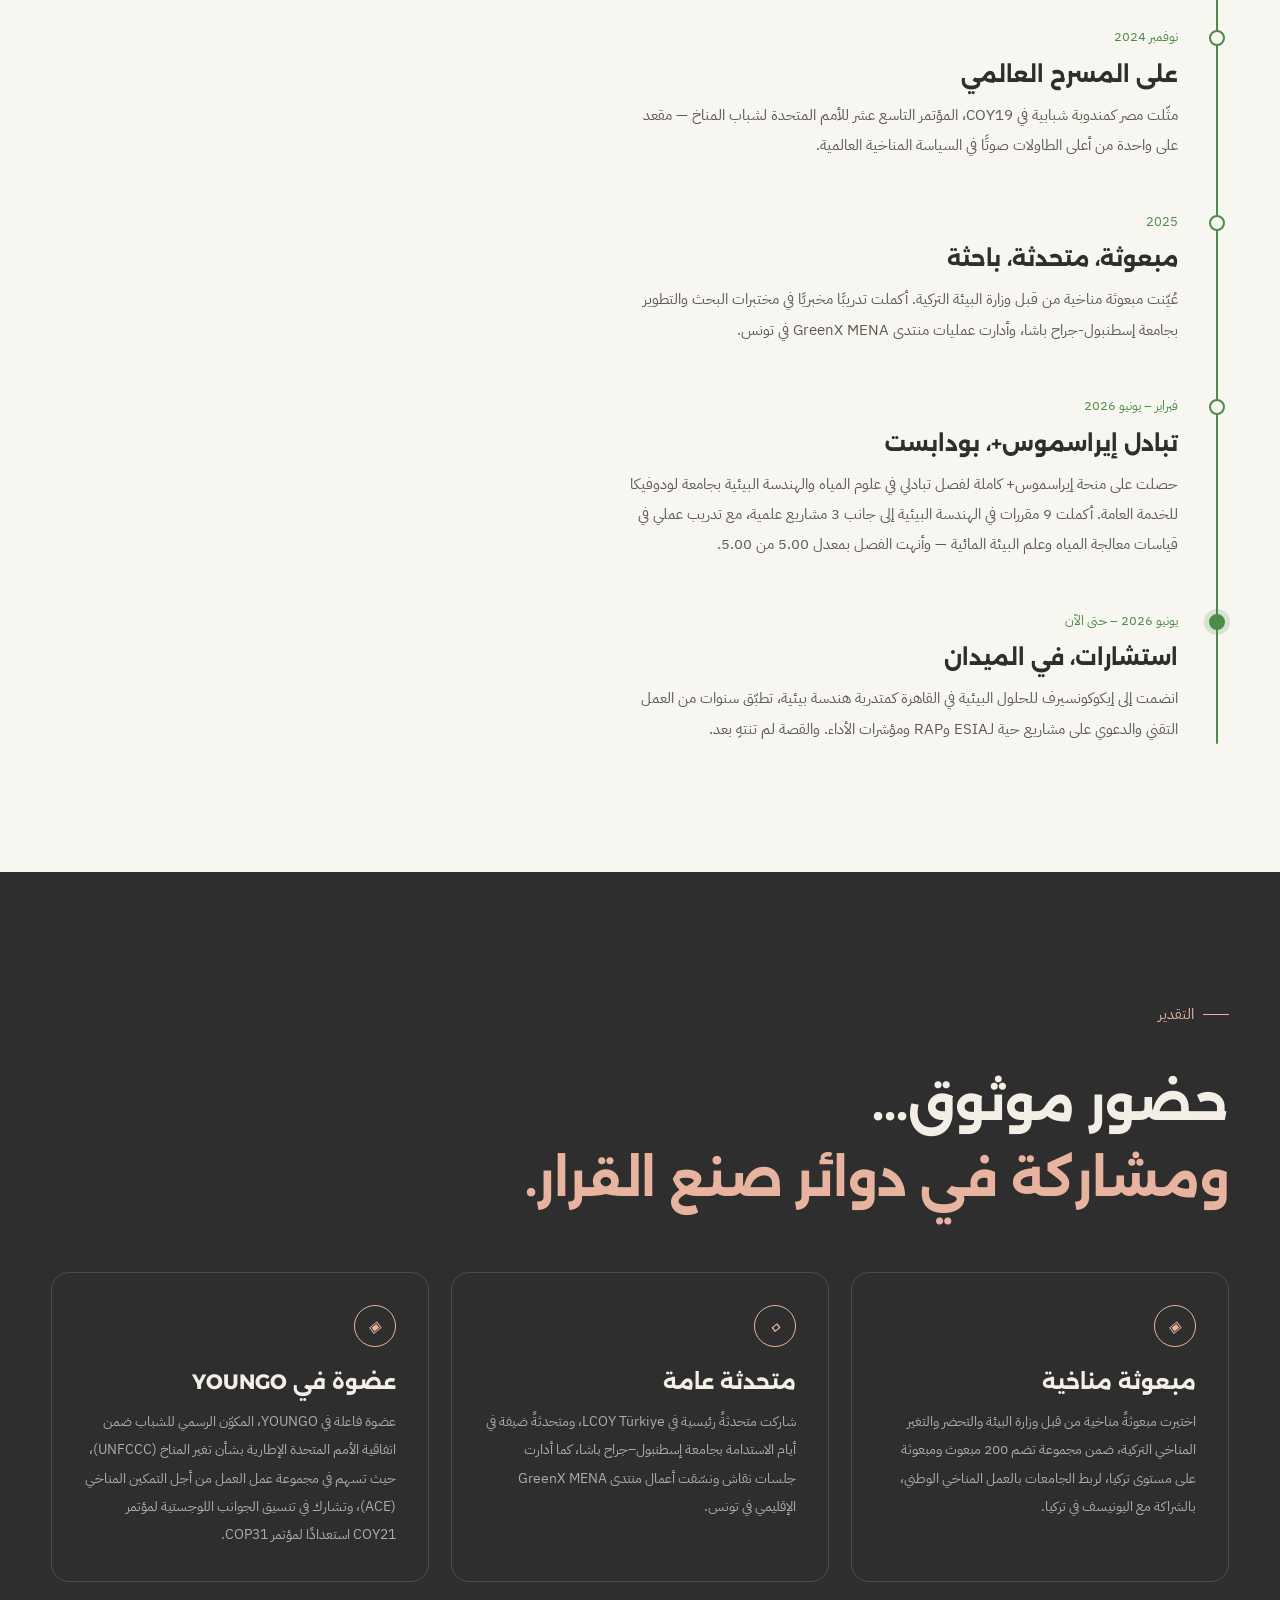
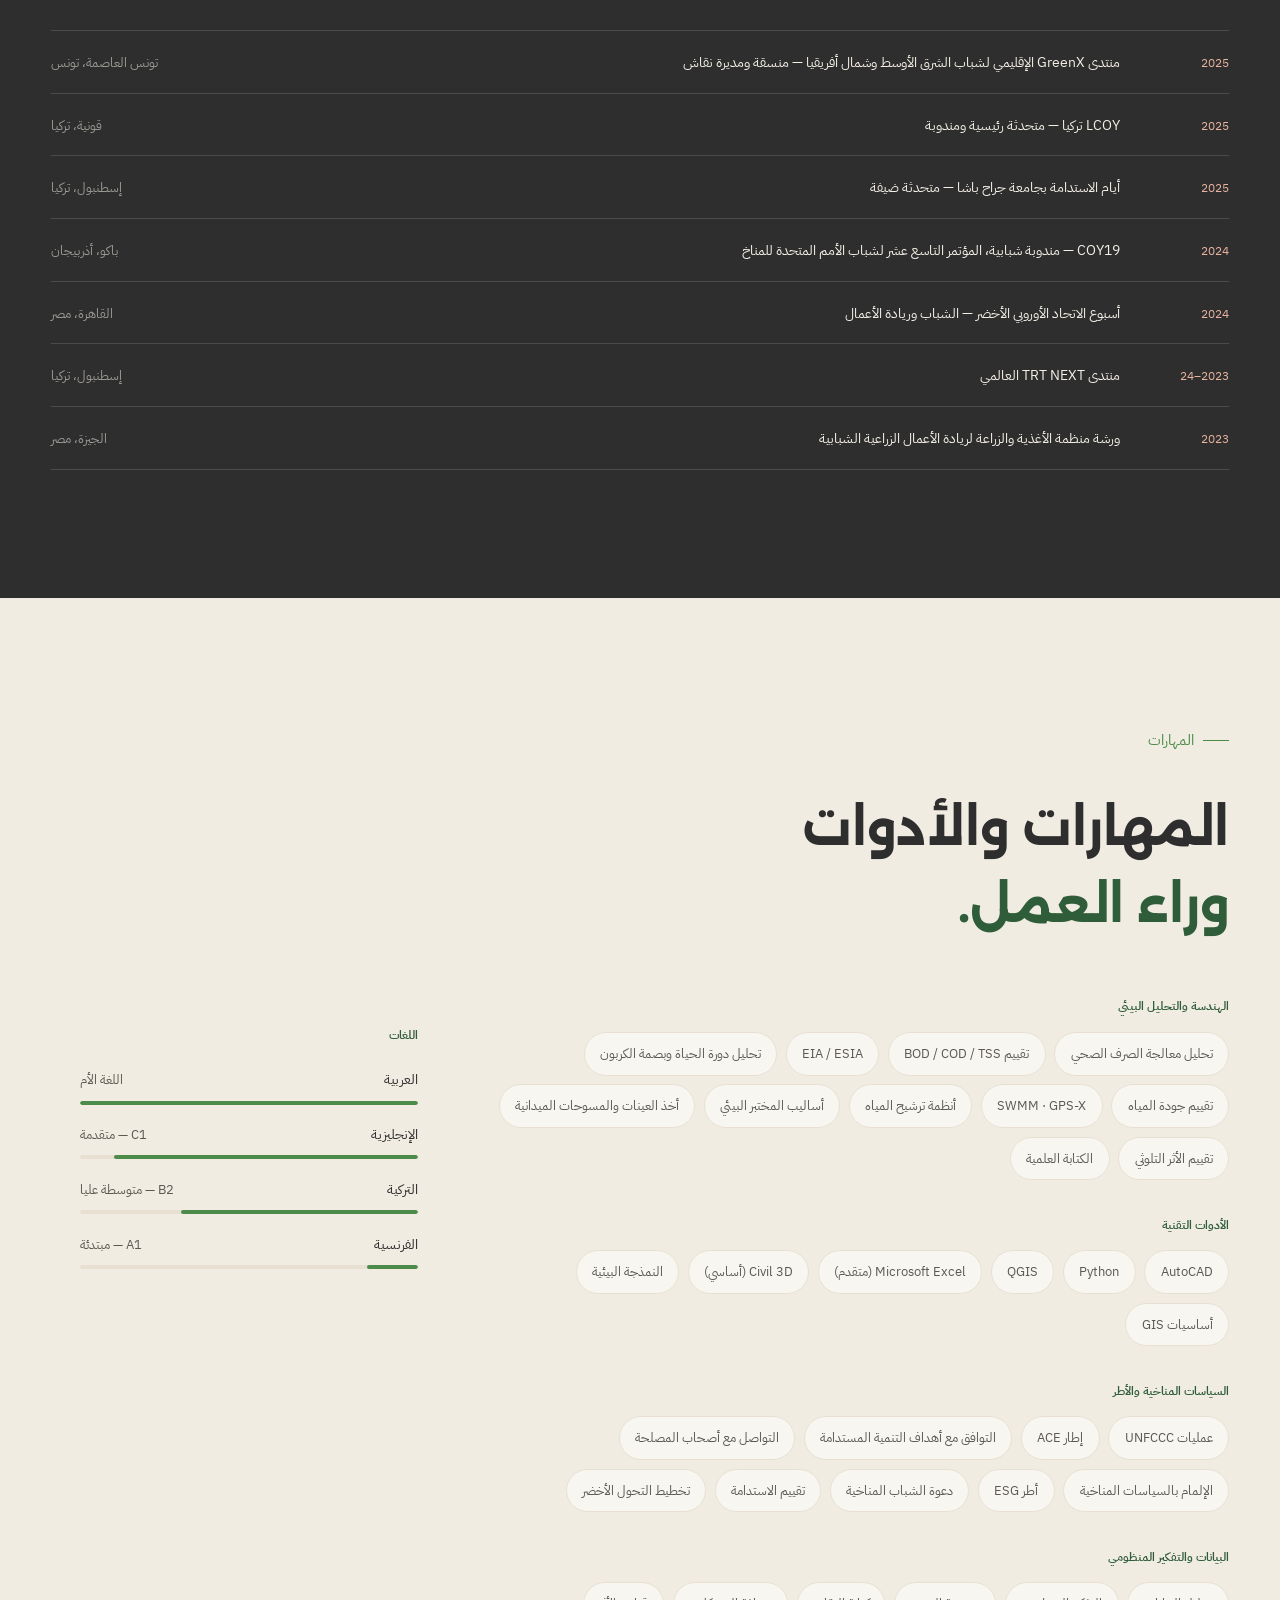
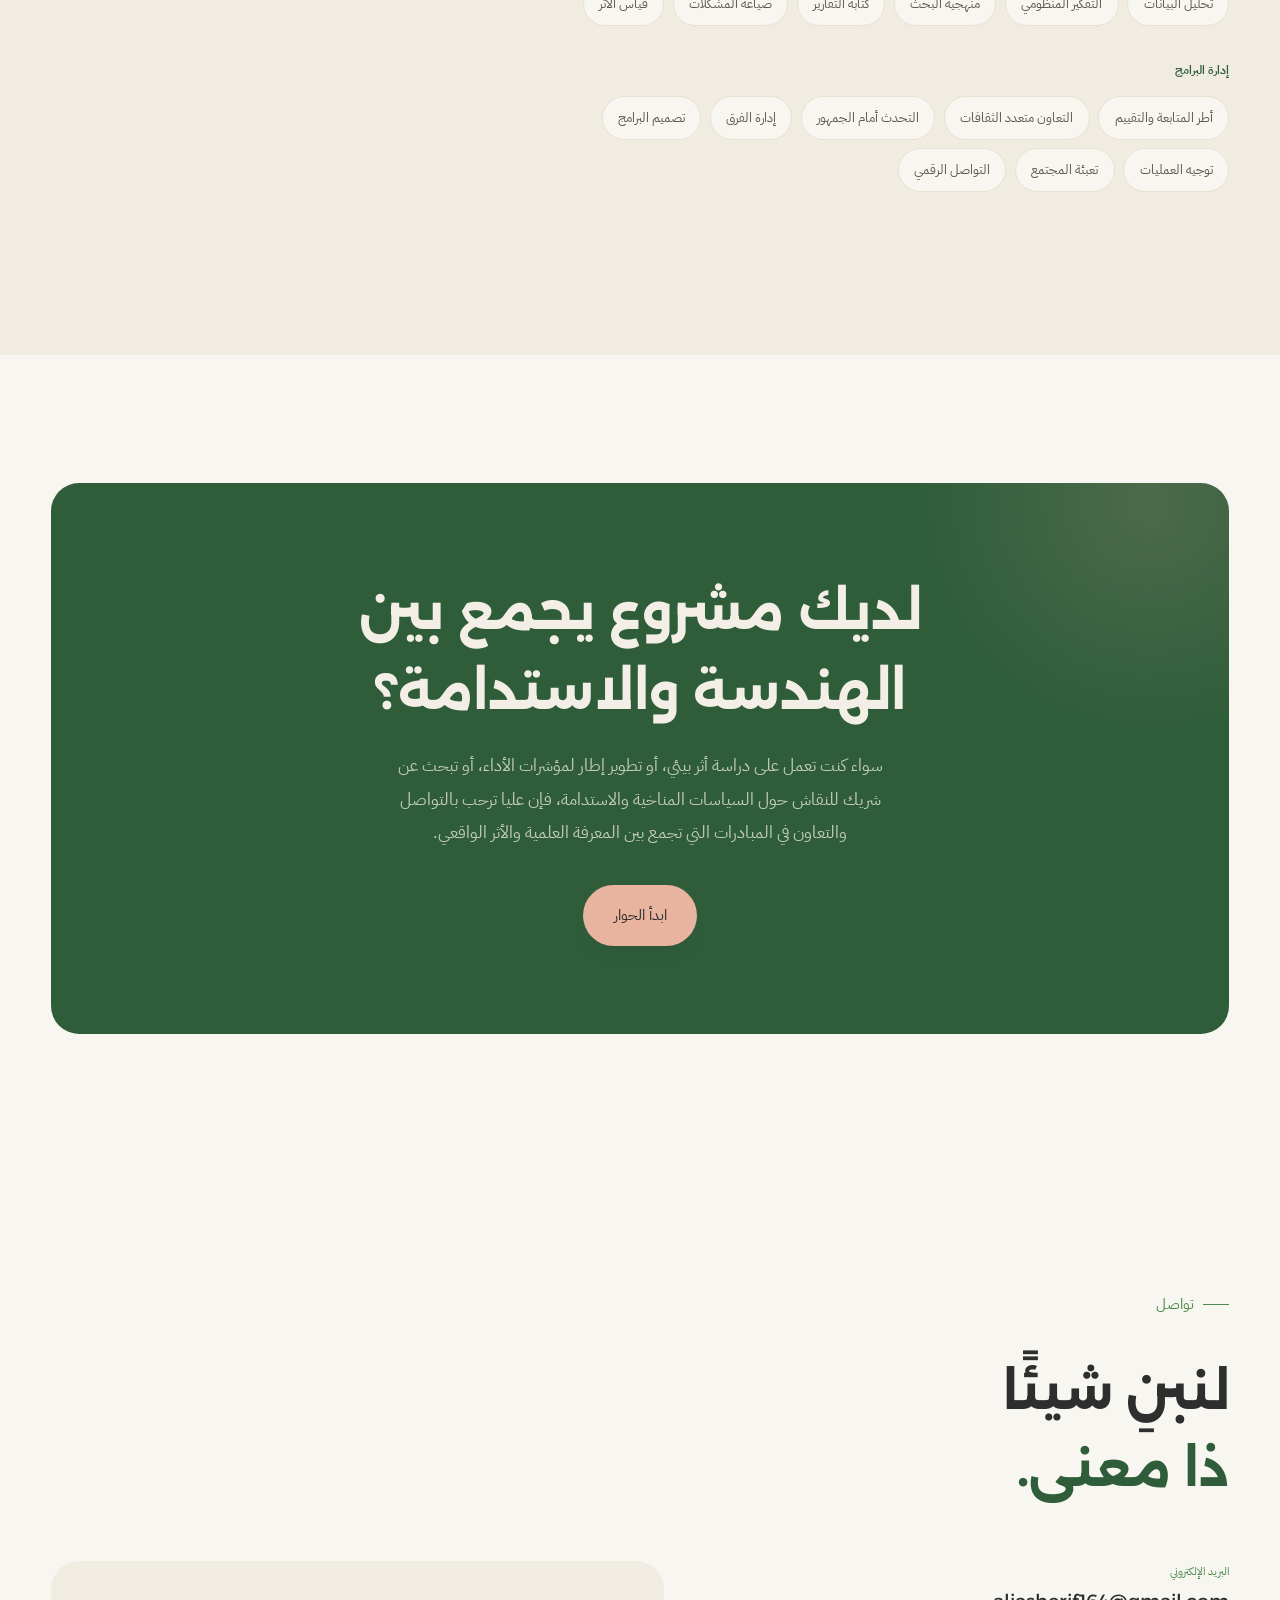
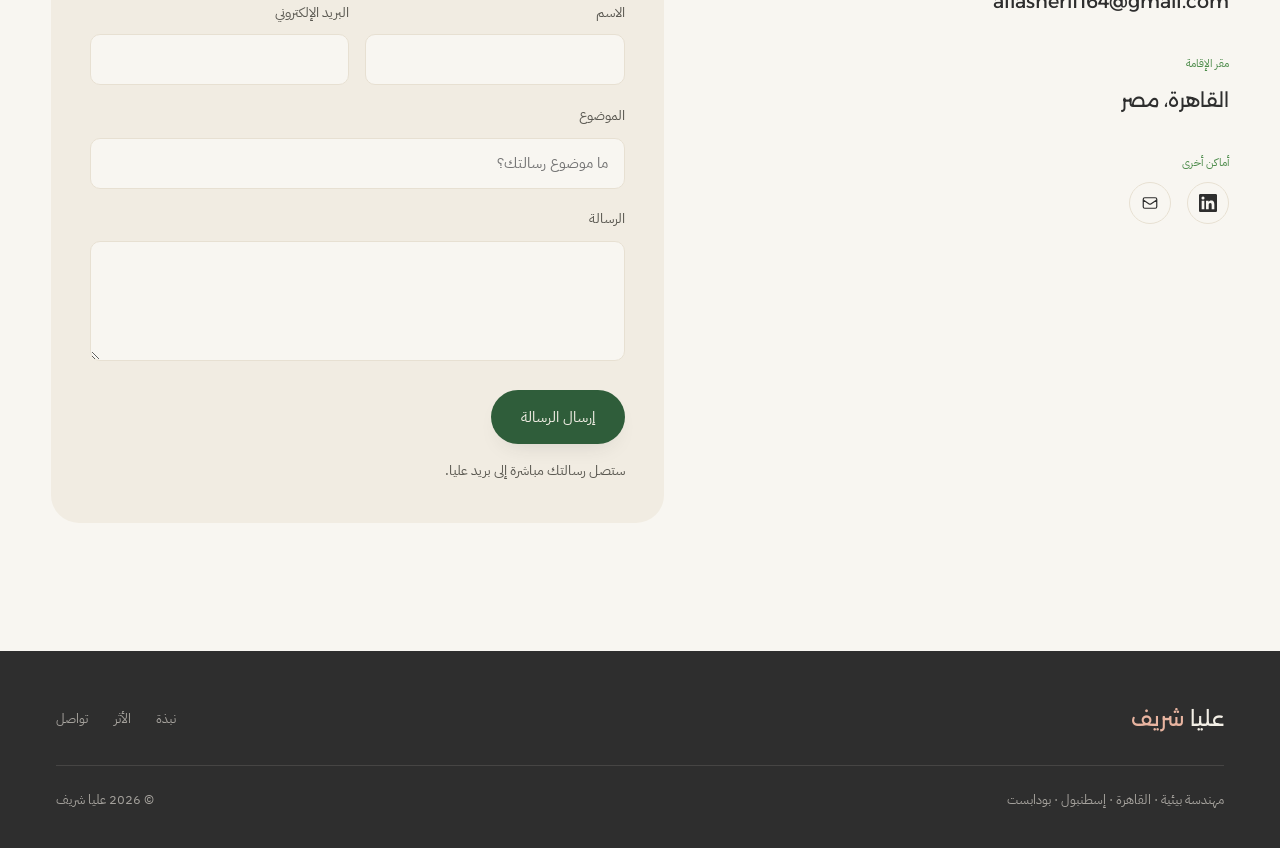
<file: index-ar.html>
<!DOCTYPE html>
<html lang="ar" dir="rtl">
<head>
<meta charset="UTF-8" />
<meta name="viewport" content="width=device-width, initial-scale=1.0" />
<title>عليا شريف — مهندسة بيئية وقائدة مناخية</title>
<meta name="description" content="عليا شريف مهندسة بيئية وممارسة في السياسات المناخية، تعمل في مجالات تقييم الأثر البيئي، وتخطيط إعادة التوطين، ودعوة الشباب المناخية في منطقة الشرق الأوسط وشمال أفريقيا." />
<link rel="preconnect" href="https://fonts.googleapis.com" />
<link rel="preconnect" href="https://fonts.gstatic.com" crossorigin />
<link href="https://fonts.googleapis.com/css2?family=Cormorant+Garamond:ital,wght@0,400;0,500;0,600;0,700;1,400;1,500&family=Manrope:wght@300;400;500;600;700&family=Space+Mono:wght@400;700&family=Alexandria:wght@400;500;600;700&family=IBM+Plex+Sans+Arabic:wght@300;400;500;600;700&display=swap" rel="stylesheet" />
<link rel="stylesheet" href="style.css" />
<script>
  (function(){
    try{
      var saved = localStorage.getItem('theme');
      if(saved === 'dark'){
        document.documentElement.setAttribute('data-theme', 'dark');
      }
    }catch(e){}
  })();
</script>
</head>
<body>

<!-- ══════════════ NAV ══════════════ -->
<nav id="navbar">
  <a href="#hero" class="nav-logo">عليا <span>شريف</span></a>
  <div class="nav-right">
    <ul class="nav-links">
      <li><a href="#about">نبذة</a></li>
      <li><a href="#expertise">الخبرات</a></li>
      <li><a href="#impact">الأثر</a></li>
      <li><a href="#journey">المسيرة</a></li>
      <li><a href="#recognition">التقدير</a></li>
      <li><a href="services-ar.html">الخدمات</a></li>
      <li><a href="#contact" class="nav-cta">لنتحدث</a></li>
    </ul>
    <a href="index.html" class="lang-toggle" aria-label="Switch to English">EN</a>
    <button class="theme-toggle" id="themeToggle" type="button" aria-label="Toggle dark mode">
      <svg class="icon-sun" viewBox="0 0 24 24" fill="none" stroke="currentColor" stroke-width="1.8" stroke-linecap="round"><circle cx="12" cy="12" r="4.2"/><path d="M12 2.5v2.4M12 19.1v2.4M4.2 4.2l1.7 1.7M18.1 18.1l1.7 1.7M2.5 12h2.4M19.1 12h2.4M4.2 19.8l1.7-1.7M18.1 5.9l1.7-1.7"/></svg>
      <svg class="icon-moon" viewBox="0 0 24 24" fill="currentColor"><path d="M20.6 15.1a8.7 8.7 0 01-10.7-10.7 9 9 0 1010.7 10.7z"/></svg>
    </button>
    <button class="nav-toggle" aria-label="Open menu" aria-expanded="false">
      <span></span><span></span>
    </button>
  </div>
</nav>

<div class="mobile-menu" id="mobileMenu">
  <ul>
    <li><a href="#about" onclick="closeMobile()">نبذة</a></li>
    <li><a href="#expertise" onclick="closeMobile()">الخبرات</a></li>
    <li><a href="#impact" onclick="closeMobile()">الأثر</a></li>
    <li><a href="#journey" onclick="closeMobile()">المسيرة</a></li>
    <li><a href="#recognition" onclick="closeMobile()">التقدير</a></li>
    <li><a href="services-ar.html" onclick="closeMobile()">الخدمات</a></li>
    <li><a href="#contact" onclick="closeMobile()">تواصل</a></li>
    <li><a href="index.html">English</a></li>
  </ul>
</div>

<!-- ══════════════ HERO ══════════════ -->
<section id="hero">
  <div class="hero-river" aria-hidden="true">
    <svg viewBox="0 0 1440 900" preserveAspectRatio="xMidYMid slice">
      <path d="M-50,700 C250,620 350,780 620,700 C860,630 900,500 1150,520 C1320,535 1380,470 1500,420"
            stroke="var(--leaf)" stroke-width="1.2" opacity="0.35"/>
      <path d="M-50,780 C300,730 420,830 700,790 C920,760 980,660 1200,650 C1360,645 1420,600 1520,560"
            stroke="var(--peach)" stroke-width="1" opacity="0.25"/>
    </svg>
  </div>

  <div class="hero-grid">
    <div class="hero-copy">
      <p class="hero-eyebrow reveal">مهندسة بيئية · قائدة مناخية</p>
      <h1 class="reveal">حيث تلتقي الهندسة بالقيادة
        <em>لصناعة أثرٍ مستدام.</em>
      </h1>
      <p class="hero-lede reveal">
        عليا شريف مهندسة بيئية وقائدة مناخية، تؤمن بأن التنمية المستدامة
        تتحقق عندما تلتقي المعرفة العلمية بالعمل الميداني. تجمع بين
        الخبرة الهندسية والقيادة المناخية الإقليمية لتطوير حلول تُحدث
        أثرًا بيئيًا واجتماعيًا مستدامًا في منطقة الشرق الأوسط وشمال
        أفريقيا.
      </p>
      <div class="hero-roles reveal">
        <span>متدرّبة - EcoConServ للحلول البيئية</span>
        <span>مبعوثة مناخية - وزارة البيئة والتخطيط العمراني والتغير المناخي التركية</span>
        <span>رئيسة فريق البرامج والأثر - Green Gate 4 MENA Youth</span>
      </div>
      <div class="hero-actions reveal">
        <a href="#impact" class="btn btn-primary">أعمال مختارة</a>
        <a href="#contact" class="btn btn-ghost">ابدأ حوارًا</a>
      </div>
    </div>

    <div class="hero-photo-wrap reveal">
      <img src="1.jpeg" alt="صورة شخصية لعليا شريف" onerror="this.style.display='none'; this.nextElementSibling.style.display='flex';" />
      <div class="photo-fallback" style="display:none;">صورة — أضيفي الملف 1.jpeg إلى هذا المجلد</div>
      <div class="hero-tag-pill">
        <span class="place">القاهرة <span class="arrow">↔</span> إسطنبول <span class="arrow">↔</span> بودابست</span>
        <span class="note">ثلاث مدن</span>
      </div>
    </div>
  </div>

  <a href="#about" class="scroll-cue">
    <span>مرر للأسفل</span>
    <span class="line"></span>
  </a>
</section>

<!-- ══════════════ ABOUT ══════════════ -->
<section id="about">
  <div class="container">
    <div class="eyebrow reveal">نبذة</div>
    <div class="about-layout">

      <div class="about-media reveal">
        <div class="about-portrait">
          <img src="2.jpeg" alt="عليا شريف في حفل تخرج STEM" onerror="this.parentElement.style.background='linear-gradient(160deg, var(--peach), var(--cream-deep))'; this.remove();" />
        </div>
        <div class="about-credentials">
          <div class="cred"><b>الدراسة</b><span>هندسة بيئية، بكالوريوس 2027</span></div>
          <div class="cred"><b>اللغات</b><span>العربية، الإنجليزية، التركية</span></div>
        </div>
      </div>

      <div class="about-copy">
        <h2 class="section-title reveal">مسيرة بدأت عند تقاطع<br><em>الهندسة والعمل المجتمعي.</em></h2>
        <div style="margin-top:2rem;">
          <p class="reveal">نشأت عليا في محافظة الجيزة في مصر، بشغفٍ لفهم
            المشكلات والبحث عن حلول عملية لها. قادها هذا الشغف إلى إسطنبول،
            حيث تتابع دراسة الهندسة البيئية في جامعة إسطنبول–جراح باشا، ثم
            إلى بودابست، حيث عززت خبرتها التقنية من خلال برنامج Erasmus+ في
            علوم المياه بجامعة LUDOVIKA UNIVERSITY OF PUBLIC SERVICE.</p>

          <p class="reveal">اليوم، يمتد عملها إلى مجال <strong>الاستشارات
            البيئية والاجتماعية لمشاريع البنية التحتية والقطاع
            الصناعي</strong>، حيث أسهمت في إعداد دراسات الأثر البيئي
            والاجتماعي، ودراسات العناية الواجبة البيئية والاجتماعية،
            وتقييمات الأثر البيئي، وخطط إعادة التوطين، والمقترحات الفنية،
            وورش التشاور مع أصحاب المصلحة، وأطر الإدارة البيئية والاجتماعية.
            ومن خلال هذه التجارب، رسخت خبرتها في استشارات الاستدامة، وإشراك
            أصحاب المصلحة، والامتثال البيئي، وإدارة المشاريع.</p>

          <p class="reveal">وخارج نطاق العمل، تقود عليا البرامج والأثر في
            منظمة <strong>Green Gate 4 MENA Youth</strong>، بعد أن أسهمت
            سابقًا في توسيع عمليات المنظمة بصفتها مديرةً للعمليات، بما دعم
            شبكة تضم <strong>أكثر من 500 قائد شاب في 22 دولة</strong>. كما
            اختيرت ضمن <strong>200 مبعوث مناخي وطني</strong> في تركيا،
            ومثّلت مصر بصفتها مندوبة شبابية في مؤتمر الشباب COY19 في باكو،
            وتتولى حاليًا تنسيق الجوانب اللوجستية لمؤتمر COY21 استعدادًا
            لمؤتمر COP31 في أنطاليا. تعمل عليا بثلاث لغات: العربية
            والإنجليزية والتركية، وتؤمن بأن الحلول المستدامة تبدأ بفهمٍ عميق
            للتحديات، ثم تتحول إلى أثر حقيقي من خلال المعرفة والعمل
            والتعاون.</p>
        </div>

        <div class="stat-row">
          <div class="stat-cell reveal">
            <div class="stat-num">10+</div>
            <div class="stat-label">دول امتد إليها أثرها</div>
          </div>
          <div class="stat-cell reveal">
            <div class="stat-num">500+</div>
            <div class="stat-label">قائدًا شابًا رُبطوا بفرص نوعية</div>
          </div>
          <div class="stat-cell reveal">
            <div class="stat-num">200</div>
            <div class="stat-label">مبعوث مناخي وطني، وكانت واحدةً منهم</div>
          </div>
          <div class="stat-cell reveal">
            <div class="stat-num">15+</div>
            <div class="stat-label">مؤتمرًا ومنتدى دوليًا شاركت فيه</div>
          </div>
          <div class="stat-cell reveal">
            <div class="stat-num">3</div>
            <div class="stat-label">لغات... ورسالة واحدة</div>
          </div>
        </div>
      </div>
    </div>
  </div>
</section>

<!-- ══════════════ EXPERTISE / SERVICES ══════════════ -->
<section id="expertise" class="section-alt">
  <div class="container">
    <div class="section-head">
      <div>
        <div class="eyebrow reveal">الخبرات</div>
        <h2 class="section-title reveal">حيث تلتقي الخبرة التقنية<br><em>بالأثر المستدام.</em></h2>
      </div>
      <p class="section-kicker reveal">مجالات مختلفة وخبرة تشكلت من خلال العمل
        المخبري، والمشروعات الاستشارية، والمشاركة الفاعلة في مسارات المناخ
        الدولية تحت مظلة الأمم المتحدة.</p>
    </div>

    <div class="expertise-grid">
      <div class="expertise-card reveal">
        <div class="expertise-num">01</div>
        <h3>الاستشارات البيئية والاستدامة</h3>
        <p>المساهمة في إعداد الدراسات البيئية وتقديم الاستشارات الفنية
          لمشروعات البنية التحتية والقطاع الصناعي على المستويين المحلي
          والدولي. وتشمل خبرتها تقييمات الأثر البيئي (EIA)، وتقييمات الأثر
          البيئي والاجتماعي (ESIA)، ودراسات العناية الواجبة البيئية
          والاجتماعية (ESDD)، وإعداد المقترحات الفنية، وضمان الامتثال
          البيئي، وخطط إعادة التوطين (RAP)، وتطوير مؤشرات الأداء الرئيسية
          (KPIs)، والتواصل مع أصحاب المصلحة خلال مختلف مراحل المشروع.</p>
        <div class="expertise-tags">
          <span>EIA</span><span>ESIA</span><span>ESDD</span><span>الامتثال البيئي</span>
        </div>
      </div>

      <div class="expertise-card reveal">
        <div class="expertise-num">02</div>
        <h3>جودة المياه وتحليل مياه الصرف</h3>
        <p>خبرة مخبرية في إجراء اختبارات التخثر والتلبيد، والترسيب،
          والترشيح، وتحليل مؤشرات جودة المياه، بما يشمل BOD وCOD وTSS، لدعم
          اختيار أنظمة المعالجة الملائمة للمنشآت الصناعية.</p>
        <div class="expertise-tags">
          <span>BOD / COD / TSS</span><span>أنظمة الترشيح</span><span>GPS-X</span>
        </div>
      </div>

      <div class="expertise-card reveal">
        <div class="expertise-num">03</div>
        <h3>السياسات المناخية وتمكين الشباب</h3>
        <p>ربط مسارات المناخ الدولية بفرص مشاركة شبابية مؤثرة. يشمل ذلك
          العمل ضمن برنامج المبعوثين المناخيين الوطنيين في تركيا، وتمثيل
          مصر في COY19، وإلقاء كلمة رئيسية في LCOY Türkiye، وتنسيق الجوانب
          اللوجستية لمؤتمر COY21 استعدادًا لمؤتمر COP31، إلى جانب تصميم
          برامج إقليمية أسهمت في إشراك أكثر من 150 قائدًا شابًا في العمل
          المناخي بمنطقة الشرق الأوسط وشمال أفريقيا.</p>
        <div class="expertise-tags">
          <span>UNFCCC / ACE</span><span>تصميم البرامج</span><span>التحدث أمام الجمهور</span>
        </div>
      </div>
    </div>
  </div>
</section>

<!-- ══════════════ IMPACT / PORTFOLIO ══════════════ -->
<section id="impact" class="section-alt">
  <div class="container">
    <div class="eyebrow reveal">أعمال مختارة</div>
    <h2 class="section-title reveal">مشاريع تجاوز أثرها<br><em>حدود التنفيذ.</em></h2>

    <div class="impact-grid">
      <div class="impact-card impact-card--wide reveal">
        <div class="impact-tag">قيادة شبابية</div>
        <h3>Green Gate 4 MENA Youth</h3>
        <p class="impact-desc">أسهمت في توسيع عمليات المنظمة بصفتها مديرةً
          للعمليات، ثم انتقلت إلى قيادة التوجه البرامجي بصفتها رئيسةً
          للبرامج والأثر، حيث صممت برنامج الزمالة الذي يُطبَّق اليوم
          بمشاركة أكثر من 150 شابًا وشابة.</p>
        <div class="impact-outcome">ربط أكثر من 500 قائد شاب بفرص مناخية في أكثر من 10 دول.</div>
      </div>

      <div class="impact-card reveal">
        <div class="impact-tag">استشارات · مجال ممارسة</div>
        <h3>الاستشارات البيئية والاجتماعية</h3>
        <p class="impact-desc">المشاركة في إعداد دراسات ESIA وESDD وخطط إعادة
          التوطين (RAP) لمشروعات البنية التحتية والقطاع الصناعي، بدءًا من
          إعداد المقترحات الفنية، مرورًا بالامتثال البيئي، وصولًا إلى
          التنسيق مع أصحاب المصلحة.</p>
        <div class="impact-outcome">وثائق فنية تستوفي المتطلبات التنظيمية، وتوازن بين الاعتبارات الهندسية والبيئية والاجتماعية.</div>
      </div>

      <div class="impact-card reveal">
        <div class="impact-tag">استشارات · مجال ممارسة</div>
        <h3>أداء المرافق وأطر مؤشرات الأداء</h3>
        <p class="impact-desc">إعداد أطر مؤشرات الأداء الرئيسية (KPIs)،
          وإجراء تحليلات الفجوات مقارنةً بعقود إدارة المرافق، بما يدعم قياس
          الأداء التشغيلي وتحسينه في المشروعات الصناعية ومشروعات الطاقة
          المتجددة.</p>
        <div class="impact-outcome">أطر أداء عملية وجاهزة للتطبيق بين مختلف أطراف المشروع.</div>
      </div>

      <div class="impact-card reveal">
        <div class="impact-tag">استشارات · مجال ممارسة</div>
        <h3>التشاور العام والتواصل مع أصحاب المصلحة</h3>
        <p class="impact-desc">المساهمة في تنظيم جلسات التشاور العام وإدارة
          التواصل مع أصحاب المصلحة، بما يعزز مشاركة المجتمعات المتأثرة
          ويضمن إشراكها في مختلف مراحل تطوير المشروع.</p>
        <div class="impact-outcome">عمليات تواصل تعزز الشفافية وتلبي متطلبات الجهات التنظيمية وأصحاب المصلحة.</div>
      </div>

      <div class="impact-card impact-card--wide reveal">
        <div class="impact-tag">منتدى إقليمي</div>
        <h3>منتدى GreenX الإقليمي لشباب الشرق الأوسط وشمال أفريقيا</h3>
        <p class="impact-desc">بصفتها مديرة العمليات الداخلية والتنسيق، قادت
          فريقًا تطوعيًا متعدد الجنسيات لإدارة سير العمل، والتنسيق بين
          الفرق، ومتابعة الجداول الزمنية، بما أسهم في إنجاح المنتدى
          الإقليمي الذي عُقد في تونس في أكتوبر 2025.</p>
        <div class="impact-outcome">تنسيق فعالية إقليمية وتنفيذها بنجاح من خلال فريق من جميع أنحاء الشرق الأوسط وشمال افريقيا.</div>
      </div>
    </div>
  </div>
</section>

<!-- ══════════════ JOURNEY ══════════════ -->
<section id="journey">
  <div class="container">
    <div class="eyebrow reveal">المسيرة</div>
    <h2 class="section-title reveal">الطريق حتى الآن.</h2>

    <div class="journey-wrap">
      <div class="journey-line">
        <svg viewBox="0 0 2 100" preserveAspectRatio="none">
          <path d="M1,0 L1,100" />
          <path class="drawn" d="M1,0 L1,100" />
        </svg>
      </div>

      <div class="journey-item reveal">
        <div class="journey-dot"></div>
        <div class="journey-date">2019 – 2022</div>
        <h3>البداية</h3>
        <p>دبلوم تعليم STEM من مدرسة الإسماعيلية الثانوية STEM — ثلاثة
          مشاريع تخرج حول تحديات بيئية حقيقية تواجه مصر أرست نمطًا دائمًا:
          التعلّم عبر الحل.</p>
      </div>

      <div class="journey-item reveal">
        <div class="journey-dot"></div>
        <div class="journey-date">2020 – 2021</div>
        <h3>الخطوات الأولى نحو الأثر</h3>
        <p>انضمت إلى الأكاديمية الصغرى التابعة لأكاديمية نيويورك للعلوم
          وبرنامج "1000 فتاة، 1000 مستقبل"، وبحثت في الأثر البيئي لصناعة
          الأزياء السريعة. حصلت على لقب أفضل زميلة في Emonovo، بعد تسجيل
          أكثر من 590 ساعة عمل.</p>
      </div>

      <div class="journey-item reveal">
        <div class="journey-dot"></div>
        <div class="journey-date">سبتمبر 2022 – يوليو 2023</div>
        <h3>عبور الحدود</h3>
        <p>انتقلت إلى إسطنبول وأكملت برنامج TÖMER لإتقان اللغة التركية
          بجامعة إسطنبول-جراح باشا — أصبحت اللغة الجسر إلى كل ما تلاه.</p>
      </div>

      <div class="journey-item reveal">
        <div class="journey-dot"></div>
        <div class="journey-date">سبتمبر 2023 – حتى الآن</div>
        <h3>الهندسة، رسميًا</h3>
        <p>التحقت ببرنامج بكالوريوس الهندسة البيئية بجامعة إسطنبول-جراح
          باشا (تخرج متوقع 2027)، ليمنح ذلك عملها في الدعوة المجتمعية
          عمودًا فقريًا تقنيًا.</p>
      </div>

      <div class="journey-item reveal">
        <div class="journey-dot"></div>
        <div class="journey-date">يونيو 2024 – حتى الآن</div>
        <h3>بناء Green Gate</h3>
        <p>انضمت إلى Green Gate لشباب الشرق الأوسط وشمال أفريقيا منذ يومها
          الأول — وساهمت في تشكيل المنظمة من الصفر كمديرة للعمليات، ثم
          انتقلت إلى رئاسة البرامج والأثر — مع تنسيق لوجستيات COY21 لصالح
          YOUNGO والعمل كعضو في مجموعة عمل ACE.</p>
      </div>

      <div class="journey-item reveal">
        <div class="journey-dot"></div>
        <div class="journey-date">نوفمبر 2024</div>
        <h3>على المسرح العالمي</h3>
        <p>مثّلت مصر كمندوبة شبابية في COY19، المؤتمر التاسع عشر للأمم
          المتحدة لشباب المناخ — مقعد على واحدة من أعلى الطاولات صوتًا في
          السياسة المناخية العالمية.</p>
      </div>

      <div class="journey-item reveal">
        <div class="journey-dot"></div>
        <div class="journey-date">2025</div>
        <h3>مبعوثة، متحدثة، باحثة</h3>
        <p>عُيّنت مبعوثة مناخية من قبل وزارة البيئة التركية. أكملت تدريبًا
          مخبريًا في مختبرات البحث والتطوير بجامعة إسطنبول-جراح باشا،
          وأدارت عمليات منتدى GreenX MENA في تونس.</p>
      </div>

      <div class="journey-item reveal">
        <div class="journey-dot"></div>
        <div class="journey-date">فبراير – يونيو 2026</div>
        <h3>تبادل إيراسموس+، بودابست</h3>
        <p>حصلت على منحة إيراسموس+ كاملة لفصل تبادلي في علوم المياه
          والهندسة البيئية بجامعة لودوفيكا للخدمة العامة. أكملت 9 مقررات
          في الهندسة البيئية إلى جانب 3 مشاريع علمية، مع تدريب عملي في
          قياسات معالجة المياه وعلم البيئة المائية — وأنهت الفصل بمعدل
          5.00 من 5.00.</p>
      </div>

      <div class="journey-item reveal">
        <div class="journey-dot current"></div>
        <div class="journey-date">يونيو 2026 – حتى الآن</div>
        <h3>استشارات، في الميدان</h3>
        <p>انضمت إلى إيكوكونسيرف للحلول البيئية في القاهرة كمتدربة هندسة
          بيئية، تطبّق سنوات من العمل التقني والدعوي على مشاريع حية لـESIA
          وRAP ومؤشرات الأداء. والقصة لم تنتهِ بعد.</p>
      </div>
    </div>
  </div>
</section>

<!-- ══════════════ RECOGNITION / PRESENCE ══════════════ -->
<section id="recognition" class="section-dark">
  <div class="container">
    <div class="eyebrow reveal">التقدير</div>
    <h2 class="section-title reveal">حضور موثوق...<br><em>ومشاركة في دوائر صنع القرار.</em></h2>

    <div class="recognition-grid">
      <div class="recognition-card reveal">
        <div class="recognition-icon">◈</div>
        <h3>مبعوثة مناخية</h3>
        <p>اختيرت مبعوثةً مناخية من قبل وزارة البيئة والتحضر والتغير
          المناخي التركية، ضمن مجموعة تضم 200 مبعوث ومبعوثة على مستوى
          تركيا، لربط الجامعات بالعمل المناخي الوطني، بالشراكة مع اليونيسف
          في تركيا.</p>
      </div>
      <div class="recognition-card reveal">
        <div class="recognition-icon">◇</div>
        <h3>متحدثة عامة</h3>
        <p>شاركت متحدثةً رئيسية في LCOY Türkiye، ومتحدثةً ضيفة في أيام
          الاستدامة بجامعة إسطنبول–جراح باشا، كما أدارت جلسات نقاش ونسّقت
          أعمال منتدى GreenX MENA الإقليمي في تونس.</p>
      </div>
      <div class="recognition-card reveal">
        <div class="recognition-icon">◈</div>
        <h3>عضوة في YOUNGO</h3>
        <p>عضوة فاعلة في YOUNGO، المكوّن الرسمي للشباب ضمن اتفاقية الأمم
          المتحدة الإطارية بشأن تغير المناخ (UNFCCC)، حيث تسهم في مجموعة
          عمل العمل من أجل التمكين المناخي (ACE)، وتشارك في تنسيق الجوانب
          اللوجستية لمؤتمر COY21 استعدادًا لمؤتمر COP31.</p>
      </div>
    </div>

    <div class="forums-list reveal">
      <div class="forum-row">
        <span class="fy">2025</span>
        <span class="fn">منتدى GreenX الإقليمي لشباب الشرق الأوسط وشمال أفريقيا — منسقة ومديرة نقاش</span>
        <span class="fl">تونس العاصمة، تونس</span>
      </div>
      <div class="forum-row">
        <span class="fy">2025</span>
        <span class="fn">LCOY تركيا — متحدثة رئيسية ومندوبة</span>
        <span class="fl">قونية، تركيا</span>
      </div>
      <div class="forum-row">
        <span class="fy">2025</span>
        <span class="fn">أيام الاستدامة بجامعة جراح باشا — متحدثة ضيفة</span>
        <span class="fl">إسطنبول، تركيا</span>
      </div>
      <div class="forum-row">
        <span class="fy">2024</span>
        <span class="fn">COY19 — مندوبة شبابية، المؤتمر التاسع عشر لشباب الأمم المتحدة للمناخ</span>
        <span class="fl">باكو، أذربيجان</span>
      </div>
      <div class="forum-row">
        <span class="fy">2024</span>
        <span class="fn">أسبوع الاتحاد الأوروبي الأخضر — الشباب وريادة الأعمال</span>
        <span class="fl">القاهرة، مصر</span>
      </div>
      <div class="forum-row">
        <span class="fy">2023–24</span>
        <span class="fn">منتدى TRT NEXT العالمي</span>
        <span class="fl">إسطنبول، تركيا</span>
      </div>
      <div class="forum-row">
        <span class="fy">2023</span>
        <span class="fn">ورشة منظمة الأغذية والزراعة لريادة الأعمال الزراعية الشبابية</span>
        <span class="fl">الجيزة، مصر</span>
      </div>
    </div>
  </div>
</section>

<!-- ══════════════ SKILLS ══════════════ -->
<section id="skills" class="section-alt">
  <div class="container">
    <div class="eyebrow reveal">المهارات</div>
    <h2 class="section-title reveal">المهارات والأدوات<br><em>وراء العمل.</em></h2>

    <div class="skills-layout">
      <div>
        <div class="skill-group reveal">
          <h4>الهندسة والتحليل البيئي</h4>
          <div class="skill-tags">
            <span>تحليل معالجة الصرف الصحي</span>
            <span>تقييم BOD / COD / TSS</span>
            <span>EIA / ESIA</span>
            <span>تحليل دورة الحياة وبصمة الكربون</span>
            <span>تقييم جودة المياه</span>
            <span>SWMM · GPS-X</span>
            <span>أنظمة ترشيح المياه</span>
            <span>أساليب المختبر البيئي</span>
            <span>أخذ العينات والمسوحات الميدانية</span>
            <span>تقييم الأثر التلوثي</span>
            <span>الكتابة العلمية</span>
          </div>
        </div>
        <div class="skill-group reveal">
          <h4>الأدوات التقنية</h4>
          <div class="skill-tags">
            <span>AutoCAD</span>
            <span>Python</span>
            <span>QGIS</span>
            <span>Microsoft Excel (متقدم)</span>
            <span>Civil 3D (أساسي)</span>
            <span>النمذجة البيئية</span>
            <span>أساسيات GIS</span>
          </div>
        </div>
        <div class="skill-group reveal">
          <h4>السياسات المناخية والأطر</h4>
          <div class="skill-tags">
            <span>عمليات UNFCCC</span>
            <span>إطار ACE</span>
            <span>التوافق مع أهداف التنمية المستدامة</span>
            <span>التواصل مع أصحاب المصلحة</span>
            <span>الإلمام بالسياسات المناخية</span>
            <span>أطر ESG</span>
            <span>دعوة الشباب المناخية</span>
            <span>تقييم الاستدامة</span>
            <span>تخطيط التحول الأخضر</span>
          </div>
        </div>
        <div class="skill-group reveal">
          <h4>البيانات والتفكير المنظومي</h4>
          <div class="skill-tags">
            <span>تحليل البيانات</span>
            <span>التفكير المنظومي</span>
            <span>منهجية البحث</span>
            <span>كتابة التقارير</span>
            <span>صياغة المشكلات</span>
            <span>قياس الأثر</span>
          </div>
        </div>
        <div class="skill-group reveal">
          <h4>إدارة البرامج</h4>
          <div class="skill-tags">
            <span>أطر المتابعة والتقييم</span>
            <span>التعاون متعدد الثقافات</span>
            <span>التحدث أمام الجمهور</span>
            <span>إدارة الفرق</span>
            <span>تصميم البرامج</span>
            <span>توجيه العمليات</span>
            <span>تعبئة المجتمع</span>
            <span>التواصل الرقمي</span>
          </div>
        </div>
      </div>

      <div class="lang-card reveal">
        <h4>اللغات</h4>
        <div class="lang-item">
          <div class="lang-info"><span>العربية</span><span>اللغة الأم</span></div>
          <div class="lang-bar"><div class="lang-fill" data-width="100%"></div></div>
        </div>
        <div class="lang-item">
          <div class="lang-info"><span>الإنجليزية</span><span>C1 — متقدمة</span></div>
          <div class="lang-bar"><div class="lang-fill" data-width="90%"></div></div>
        </div>
        <div class="lang-item">
          <div class="lang-info"><span>التركية</span><span>B2 — متوسطة عليا</span></div>
          <div class="lang-bar"><div class="lang-fill" data-width="70%"></div></div>
        </div>
        <div class="lang-item">
          <div class="lang-info"><span>الفرنسية</span><span>A1 — مبتدئة</span></div>
          <div class="lang-bar"><div class="lang-fill" data-width="15%"></div></div>
        </div>
      </div>
    </div>
  </div>
</section>

<!-- ══════════════ CTA ══════════════ -->
<section id="cta">
  <div class="container">
    <div class="cta-band reveal">
      <h2>لديك مشروع يجمع بين<br>الهندسة والاستدامة؟</h2>
      <p>سواء كنت تعمل على دراسة أثر بيئي، أو تطوير إطار لمؤشرات الأداء، أو
        تبحث عن شريك للنقاش حول السياسات المناخية والاستدامة، فإن عليا
        ترحب بالتواصل والتعاون في المبادرات التي تجمع بين المعرفة العلمية
        والأثر الواقعي.</p>
      <a href="#contact" class="btn btn-primary">ابدأ الحوار</a>
    </div>
  </div>
</section>

<!-- ══════════════ CONTACT ══════════════ -->
<section id="contact">
  <div class="container">
    <div class="eyebrow reveal">تواصل</div>
    <h2 class="section-title reveal">لنبنِ شيئًا<br><em>ذا معنى.</em></h2>

    <div class="contact-layout">
      <div class="contact-info reveal">
        <div class="contact-item">
          <div class="label">البريد الإلكتروني</div>
          <a class="value" href="mailto:aliasherif164@gmail.com">aliasherif164@gmail.com</a>
        </div>
        <div class="contact-item">
          <div class="label">مقر الإقامة</div>
          <div class="value">القاهرة، مصر</div>
        </div>
        <div class="contact-item">
          <div class="label">أماكن أخرى</div>
          <div class="contact-social">
            <a href="https://linkedin.com/in/alia-sherif" target="_blank" rel="noopener" aria-label="LinkedIn">
              <svg width="18" height="18" viewBox="0 0 24 24" fill="currentColor"><path d="M20.447 20.452h-3.554v-5.569c0-1.328-.027-3.037-1.852-3.037-1.853 0-2.136 1.445-2.136 2.939v5.667H9.351V9h3.414v1.561h.046c.477-.9 1.637-1.85 3.37-1.85 3.601 0 4.267 2.37 4.267 5.455v6.286zM5.337 7.433a2.062 2.062 0 01-2.063-2.065 2.064 2.064 0 112.063 2.065zm1.782 13.019H3.555V9h3.564v11.452zM22.225 0H1.771C.792 0 0 .774 0 1.729v20.542C0 23.227.792 24 1.771 24h20.451C23.2 24 24 23.227 24 22.271V1.729C24 .774 23.2 0 22.222 0h.003z"/></svg>
            </a>
            <a href="mailto:aliasherif164@gmail.com" aria-label="Email">
              <svg width="18" height="18" viewBox="0 0 24 24" fill="none" stroke="currentColor" stroke-width="1.6"><path d="M3 8l7.89 5.26a2 2 0 002.22 0L21 8M5 19h14a2 2 0 002-2V7a2 2 0 00-2-2H5a2 2 0 00-2 2v10a2 2 0 002 2z"/></svg>
            </a>
          </div>
        </div>
      </div>

      <form class="contact-form reveal" id="contactForm">
        <!-- Get a free access key at https://web3forms.com (delivered instantly to
             aliasherif164@gmail.com, no account needed) and paste it below. -->
        <input type="hidden" name="access_key" value="YOUR_WEB3FORMS_ACCESS_KEY" />
        <input type="checkbox" name="botcheck" style="display:none" tabindex="-1" autocomplete="off" />
        <div class="form-row">
          <div class="field">
            <label for="fname">الاسم</label>
            <input type="text" id="fname" name="name" required />
          </div>
          <div class="field">
            <label for="femail">البريد الإلكتروني</label>
            <input type="email" id="femail" name="email" required />
          </div>
        </div>
        <div class="field">
          <label for="fsubject">الموضوع</label>
          <input type="text" id="fsubject" name="subject" placeholder="ما موضوع رسالتك؟" />
        </div>
        <div class="field">
          <label for="fmessage">الرسالة</label>
          <textarea id="fmessage" name="message" required></textarea>
        </div>
        <button type="submit" class="btn btn-primary">إرسال الرسالة</button>
        <p class="form-note">ستصل رسالتك مباشرة إلى بريد عليا.</p>
        <p class="form-submit-msg" id="formMsg">شكرًا لك — تم إرسال رسالتك.</p>
      </form>
    </div>
  </div>
</section>

<!-- ══════════════ FOOTER ══════════════ -->
<footer>
  <div class="footer-inner">
    <div class="footer-brand">عليا <span>شريف</span></div>
    <div class="footer-links">
      <a href="#about">نبذة</a>
      <a href="#impact">الأثر</a>
      <a href="#contact">تواصل</a>
    </div>
  </div>
  <div class="footer-bottom">
    <span>مهندسة بيئية · القاهرة · إسطنبول · بودابست</span>
    <span>© 2026 عليا شريف</span>
  </div>
</footer>

<script src="script.js"></script>
</body>
</html>
</file>
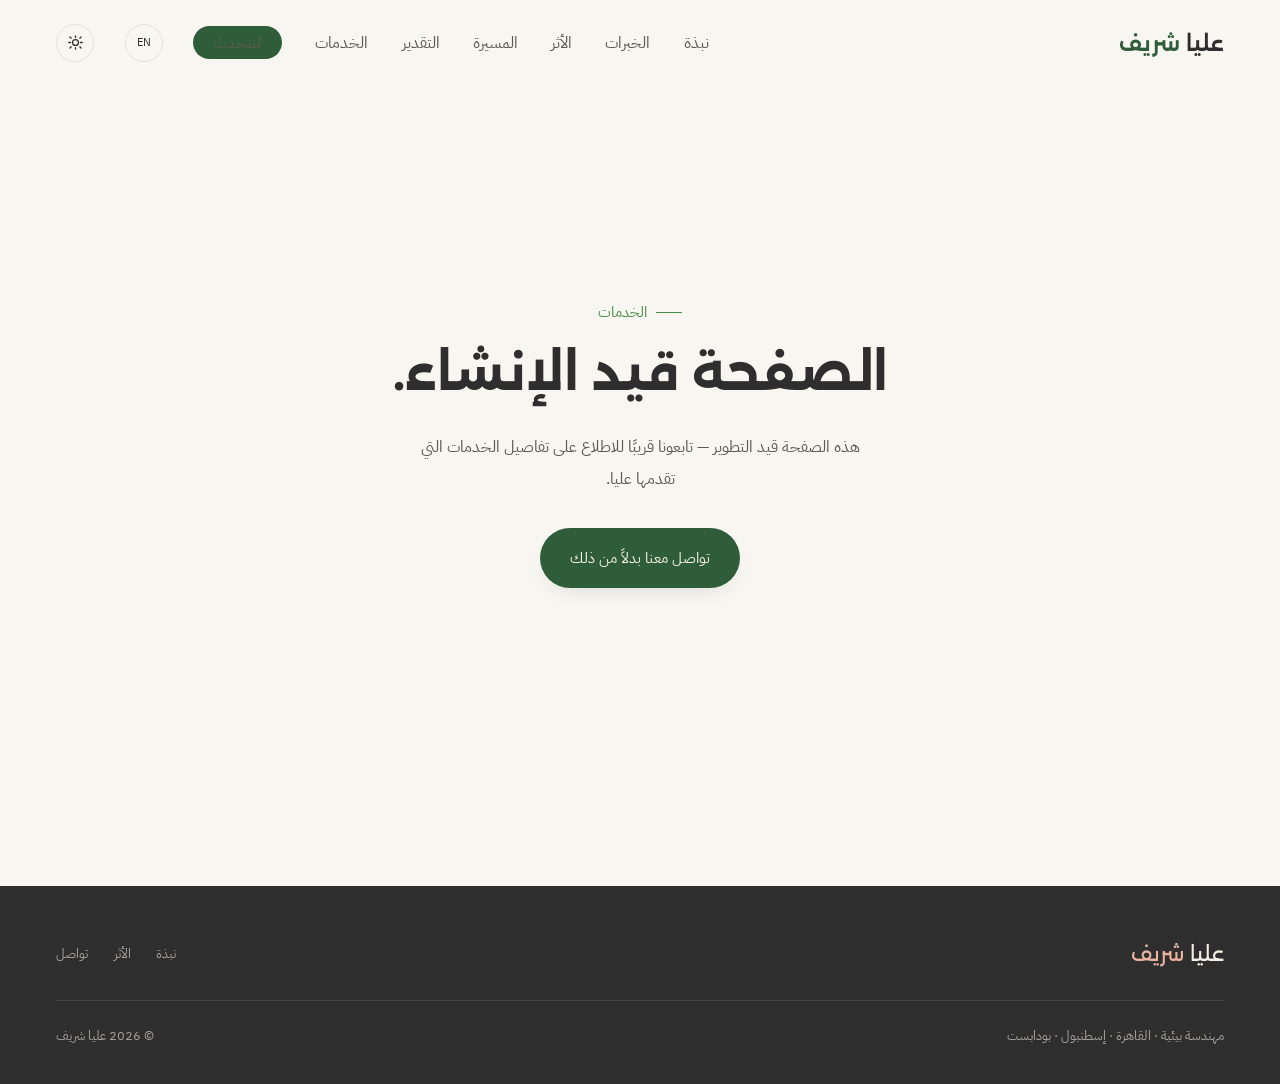
<file: services-ar.html>
<!DOCTYPE html>
<html lang="ar" dir="rtl">
<head>
<meta charset="UTF-8" />
<meta name="viewport" content="width=device-width, initial-scale=1.0" />
<title>الخدمات — عليا شريف</title>
<link rel="preconnect" href="https://fonts.googleapis.com" />
<link rel="preconnect" href="https://fonts.gstatic.com" crossorigin />
<link href="https://fonts.googleapis.com/css2?family=Cormorant+Garamond:ital,wght@0,400;0,500;0,600;0,700;1,400;1,500&family=Manrope:wght@300;400;500;600;700&family=Space+Mono:wght@400;700&family=Alexandria:wght@400;500;600;700&family=IBM+Plex+Sans+Arabic:wght@300;400;500;600;700&display=swap" rel="stylesheet" />
<link rel="stylesheet" href="style.css" />
<script>
  (function(){
    try{
      var saved = localStorage.getItem('theme');
      if(saved === 'dark'){
        document.documentElement.setAttribute('data-theme', 'dark');
      }
    }catch(e){}
  })();
</script>
<style>
  .under-construction{
    min-height: 70vh;
    display: flex;
    align-items: center;
    justify-content: center;
    text-align: center;
    padding: var(--section-pad) 1.5rem;
  }
  .under-construction .eyebrow{ justify-content: center; }
  .under-construction h2{ margin-top: 0.5rem; }
  .under-construction p{
    max-width: 480px;
    margin: 1.25rem auto 0;
    color: var(--charcoal-soft);
  }
  .under-construction .btn{ margin-top: 2rem; display: inline-block; }
</style>
</head>
<body>

<!-- ══════════════ NAV ══════════════ -->
<nav id="navbar" class="scrolled">
  <a href="index-ar.html#hero" class="nav-logo">عليا <span>شريف</span></a>
  <div class="nav-right">
    <ul class="nav-links">
      <li><a href="index-ar.html#about">نبذة</a></li>
      <li><a href="index-ar.html#expertise">الخبرات</a></li>
      <li><a href="index-ar.html#impact">الأثر</a></li>
      <li><a href="index-ar.html#journey">المسيرة</a></li>
      <li><a href="index-ar.html#recognition">التقدير</a></li>
      <li><a href="services-ar.html">الخدمات</a></li>
      <li><a href="index-ar.html#contact" class="nav-cta">لنتحدث</a></li>
    </ul>
    <a href="services.html" class="lang-toggle" aria-label="Switch to English">EN</a>
    <button class="theme-toggle" id="themeToggle" type="button" aria-label="Toggle dark mode">
      <svg class="icon-sun" viewBox="0 0 24 24" fill="none" stroke="currentColor" stroke-width="1.8" stroke-linecap="round"><circle cx="12" cy="12" r="4.2"/><path d="M12 2.5v2.4M12 19.1v2.4M4.2 4.2l1.7 1.7M18.1 18.1l1.7 1.7M2.5 12h2.4M19.1 12h2.4M4.2 19.8l1.7-1.7M18.1 5.9l1.7-1.7"/></svg>
      <svg class="icon-moon" viewBox="0 0 24 24" fill="currentColor"><path d="M20.6 15.1a8.7 8.7 0 01-10.7-10.7 9 9 0 1010.7 10.7z"/></svg>
    </button>
    <button class="nav-toggle" aria-label="Open menu" aria-expanded="false">
      <span></span><span></span>
    </button>
  </div>
</nav>

<div class="mobile-menu" id="mobileMenu">
  <ul>
    <li><a href="index-ar.html#about" onclick="closeMobile()">نبذة</a></li>
    <li><a href="index-ar.html#expertise" onclick="closeMobile()">الخبرات</a></li>
    <li><a href="index-ar.html#impact" onclick="closeMobile()">الأثر</a></li>
    <li><a href="index-ar.html#journey" onclick="closeMobile()">المسيرة</a></li>
    <li><a href="index-ar.html#recognition" onclick="closeMobile()">التقدير</a></li>
    <li><a href="services-ar.html" onclick="closeMobile()">الخدمات</a></li>
    <li><a href="index-ar.html#contact" onclick="closeMobile()">تواصل</a></li>
    <li><a href="services.html">English</a></li>
  </ul>
</div>

<!-- ══════════════ UNDER CONSTRUCTION ══════════════ -->
<section id="services-page">
  <div class="container under-construction">
    <div>
      <div class="eyebrow">الخدمات</div>
      <h2 class="section-title">الصفحة قيد الإنشاء.</h2>
      <p>هذه الصفحة قيد التطوير — تابعونا قريبًا للاطلاع على تفاصيل الخدمات التي تقدمها عليا.</p>
      <a href="index-ar.html#contact" class="btn btn-primary">تواصل معنا بدلاً من ذلك</a>
    </div>
  </div>
</section>

<!-- ══════════════ FOOTER ══════════════ -->
<footer>
  <div class="footer-inner">
    <div class="footer-brand">عليا <span>شريف</span></div>
    <div class="footer-links">
      <a href="index-ar.html#about">نبذة</a>
      <a href="index-ar.html#impact">الأثر</a>
      <a href="index-ar.html#contact">تواصل</a>
    </div>
  </div>
  <div class="footer-bottom">
    <span>مهندسة بيئية · القاهرة · إسطنبول · بودابست</span>
    <span>© 2026 عليا شريف</span>
  </div>
</footer>

<script src="script.js"></script>
</body>
</html>
</file>
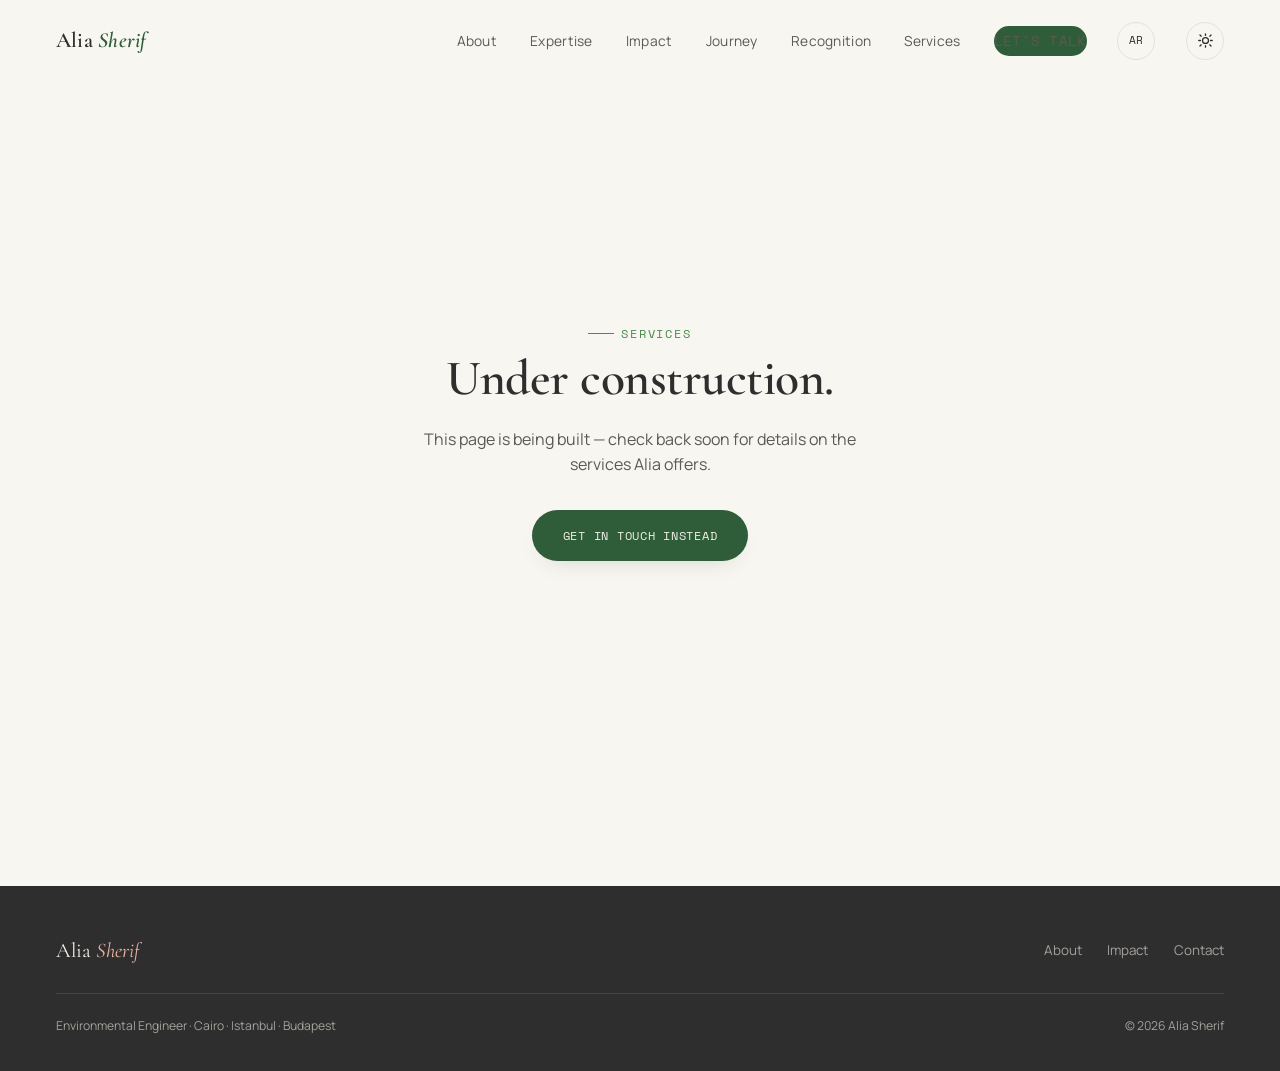
<file: services.html>
<!DOCTYPE html>
<html lang="en">
<head>
<meta charset="UTF-8" />
<meta name="viewport" content="width=device-width, initial-scale=1.0" />
<title>Services — Alia Sherif</title>
<link rel="preconnect" href="https://fonts.googleapis.com" />
<link rel="preconnect" href="https://fonts.gstatic.com" crossorigin />
<link href="https://fonts.googleapis.com/css2?family=Cormorant+Garamond:ital,wght@0,400;0,500;0,600;0,700;1,400;1,500&family=Manrope:wght@300;400;500;600;700&family=Space+Mono:wght@400;700&display=swap" rel="stylesheet" />
<link rel="stylesheet" href="style.css" />
<script>
  (function(){
    try{
      var saved = localStorage.getItem('theme');
      if(saved === 'dark'){
        document.documentElement.setAttribute('data-theme', 'dark');
      }
    }catch(e){}
  })();
</script>
<style>
  .under-construction{
    min-height: 70vh;
    display: flex;
    align-items: center;
    justify-content: center;
    text-align: center;
    padding: var(--section-pad) 1.5rem;
  }
  .under-construction .eyebrow{ justify-content: center; }
  .under-construction h2{ margin-top: 0.5rem; }
  .under-construction p{
    max-width: 480px;
    margin: 1.25rem auto 0;
    color: var(--charcoal-soft);
  }
  .under-construction .btn{ margin-top: 2rem; display: inline-block; }
</style>
</head>
<body>

<!-- ══════════════ NAV ══════════════ -->
<nav id="navbar" class="scrolled">
  <a href="index.html#hero" class="nav-logo">Alia <span>Sherif</span></a>
  <div class="nav-right">
    <ul class="nav-links">
      <li><a href="index.html#about">About</a></li>
      <li><a href="index.html#expertise">Expertise</a></li>
      <li><a href="index.html#impact">Impact</a></li>
      <li><a href="index.html#journey">Journey</a></li>
      <li><a href="index.html#recognition">Recognition</a></li>
      <li><a href="services.html">Services</a></li>
      <li><a href="index.html#contact" class="nav-cta">Let's talk</a></li>
    </ul>
    <a href="services-ar.html" class="lang-toggle" aria-label="Switch to Arabic">AR</a>
    <button class="theme-toggle" id="themeToggle" type="button" aria-label="Toggle dark mode">
      <svg class="icon-sun" viewBox="0 0 24 24" fill="none" stroke="currentColor" stroke-width="1.8" stroke-linecap="round"><circle cx="12" cy="12" r="4.2"/><path d="M12 2.5v2.4M12 19.1v2.4M4.2 4.2l1.7 1.7M18.1 18.1l1.7 1.7M2.5 12h2.4M19.1 12h2.4M4.2 19.8l1.7-1.7M18.1 5.9l1.7-1.7"/></svg>
      <svg class="icon-moon" viewBox="0 0 24 24" fill="currentColor"><path d="M20.6 15.1a8.7 8.7 0 01-10.7-10.7 9 9 0 1010.7 10.7z"/></svg>
    </button>
    <button class="nav-toggle" aria-label="Open menu" aria-expanded="false">
      <span></span><span></span>
    </button>
  </div>
</nav>

<div class="mobile-menu" id="mobileMenu">
  <ul>
    <li><a href="index.html#about" onclick="closeMobile()">About</a></li>
    <li><a href="index.html#expertise" onclick="closeMobile()">Expertise</a></li>
    <li><a href="index.html#impact" onclick="closeMobile()">Impact</a></li>
    <li><a href="index.html#journey" onclick="closeMobile()">Journey</a></li>
    <li><a href="index.html#recognition" onclick="closeMobile()">Recognition</a></li>
    <li><a href="services.html" onclick="closeMobile()">Services</a></li>
    <li><a href="index.html#contact" onclick="closeMobile()">Contact</a></li>
    <li><a href="services-ar.html">العربية</a></li>
  </ul>
</div>

<!-- ══════════════ UNDER CONSTRUCTION ══════════════ -->
<section id="services-page">
  <div class="container under-construction">
    <div>
      <div class="eyebrow">Services</div>
      <h2 class="section-title">Under construction.</h2>
      <p>This page is being built — check back soon for details on the services Alia offers.</p>
      <a href="index.html#contact" class="btn btn-primary">Get in touch instead</a>
    </div>
  </div>
</section>

<!-- ══════════════ FOOTER ══════════════ -->
<footer>
  <div class="footer-inner">
    <div class="footer-brand">Alia <span>Sherif</span></div>
    <div class="footer-links">
      <a href="index.html#about">About</a>
      <a href="index.html#impact">Impact</a>
      <a href="index.html#contact">Contact</a>
    </div>
  </div>
  <div class="footer-bottom">
    <span>Environmental Engineer · Cairo · Istanbul · Budapest</span>
    <span>© 2026 Alia Sherif</span>
  </div>
</footer>

<script src="script.js"></script>
</body>
</html>
</file>
<file: style.css>
/* ============================================================
   Alia Sherif — Portfolio
   Design system: Charcoal Soil / Peach Blossom / Fresh Cream /
                   Spring Leaf / Garden Green / Forest Vine
============================================================ */

:root{
  /* ── Brand palette ── */
  --charcoal:      #2E2E2E;
  --peach:         #E8B4A0;
  --cream:         #F8F6F1;
  --leaf:          #8FAF5A;
  --garden:        #4C8B4A;
  --vine:          #2F5D3A;

  /* ── Derived tones ── */
  --cream-deep:    #F1ECE2;
  --cream-line:    #E7E0D2;
  --charcoal-soft: #5B5952;
  --charcoal-faint:#8C8A82;
  --ink-on-dark:   #F3EFE6;
  --vine-deep:     #24492D;
  --peach-deep:    #DC9C84;
  --surface-dark:  #2E2E2E;
  --shadow-soft:   0 24px 60px -30px rgba(46,46,46,0.28);
  --shadow-tight:  0 10px 24px -14px rgba(46,46,46,0.22);

  /* ── Type ── */
  --font-display: 'Cormorant Garamond', serif;
  --font-body:    'Manrope', sans-serif;
  --font-mono:    'Space Mono', monospace;

  /* ── Rhythm ── */
  --section-pad: clamp(5rem, 10vw, 9rem);
  --container-w: 1240px;
  --radius-lg: 28px;
  --radius-md: 18px;
  --radius-sm: 10px;

  --ease: cubic-bezier(.22,.61,.36,1);
}

/* ============================================================
   DARK THEME
   Toggled via [data-theme="dark"] on <html>. The "always dark"
   surfaces (footer, .section-dark, .impact-card) use
   --surface-dark, which never changes, so they stay legible
   in both themes.
============================================================ */
html[data-theme="dark"]{
  --charcoal:      #EDEAE2;
  --cream:         #17181A;
  --cream-deep:    #1F2123;
  --cream-line:    #33353A;
  --charcoal-soft: #B9B6AE;
  --charcoal-faint:#84817B;
}
html[data-theme="dark"] #navbar.scrolled{
  background: rgba(23,24,26,0.88);
  box-shadow: 0 1px 0 var(--cream-line), 0 18px 40px -30px rgba(0,0,0,0.5);
}
html[data-theme="dark"] .hero-roles span{
  background: rgba(255,255,255,0.04);
}
html[data-theme="dark"] .hero-tag-pill{
  background: rgba(23,24,26,0.85);
}
html[data-theme="dark"] .skill-tags span{
  background: var(--cream-deep);
}

/* ============================================================
   ARABIC / RTL SUPPORT
============================================================ */
html[lang="ar"]{
  --font-display: 'Alexandria', sans-serif;
  --font-body: 'IBM Plex Sans Arabic', sans-serif;
  --font-mono: 'IBM Plex Sans Arabic', sans-serif;
  direction: rtl;
}
html[lang="ar"] body{ direction: rtl; }
html[dir="rtl"] .nav-links a::after{ left: auto; right: 0; }
html[dir="rtl"] .journey-line{ left: auto; right: 11px; }
html[dir="rtl"] .journey-item{ padding-left: 0; padding-right: 3.2rem; }
html[dir="rtl"] .journey-dot{ left: auto; right: 4px; }
html[dir="rtl"] .hero-eyebrow, html[dir="rtl"] .eyebrow{ direction: rtl; }
html[dir="rtl"] .btn-ghost{ border-bottom: 1px solid var(--charcoal); }
html[dir="rtl"] .form-note, html[dir="rtl"] .form-submit-msg{ text-align: right; }
html[dir="rtl"] .about-credentials .cred span:last-child{ text-align: left; }
html[dir="rtl"] .forum-row .fl{ text-align: left; }
@media (max-width: 620px){
  html[dir="rtl"] .forum-row .fl{ text-align: right; padding-top: 0.2rem; }
}

/* ── Arabic typography: sizing, rhythm & script integrity ──
   Arabic is a connected script, so letter-spacing must be neutral
   (positive tracking breaks joins between letters), italics are
   dropped in favour of the accent colour, and line-height / sizes
   are opened up slightly since Alexandria + IBM Plex Sans Arabic
   read denser than the Latin pairing at equal pixel sizes. */
html[lang="ar"] *{
  letter-spacing: normal !important;
}
html[lang="ar"] em,
html[lang="ar"] i,
html[lang="ar"] .nav-logo span,
html[lang="ar"] .footer-brand span{
  font-style: normal;
}
html[lang="ar"] body{
  font-size: 1.03rem;
  line-height: 1.95;
}
html[lang="ar"] h1,
html[lang="ar"] h2,
html[lang="ar"] h3,
html[lang="ar"] h4{
  font-weight: 700;
}
html[lang="ar"] .hero h1{ line-height: 1.5; }
html[lang="ar"] .section-title{ line-height: 1.55; }
html[lang="ar"] h3{ line-height: 1.5; }
html[lang="ar"] h4{ line-height: 1.55; font-weight: 600; }
html[lang="ar"] p{ line-height: 1.95; }
html[lang="ar"] .eyebrow{ font-size: 0.92rem; }
html[lang="ar"] .hero-eyebrow{ font-size: 0.98rem; }
html[lang="ar"] .hero-lede{ font-size: 1.14rem; line-height: 2.05; }
html[lang="ar"] .hero-roles span{ font-size: 0.86rem; }
html[lang="ar"] .nav-links a{ font-size: 1rem; }
html[lang="ar"] .nav-cta{ font-size: 0.9rem; padding-inline: 1.3rem; }
html[lang="ar"] .btn{ font-size: 0.92rem; }
html[lang="ar"] .mobile-menu a{ font-size: 1.9rem; }
html[lang="ar"] .about-copy p{ line-height: 2; }
html[lang="ar"] .about-credentials .cred{ font-size: 0.92rem; }
html[lang="ar"] .expertise-card p,
html[lang="ar"] .impact-desc,
html[lang="ar"] .recognition-card p,
html[lang="ar"] .journey-item p,
html[lang="ar"] .cta-band p,
html[lang="ar"] .section-kicker{ line-height: 2; }
html[lang="ar"] .expertise-card h3,
html[lang="ar"] .impact-card h3{ line-height: 1.55; }
html[lang="ar"] .expertise-tags span,
html[lang="ar"] .skill-tags span,
html[lang="ar"] .impact-tag{ font-size: 0.82rem; }
html[lang="ar"] .journey-date{ font-size: 0.82rem; }
html[lang="ar"] .stat-label{ font-size: 0.82rem; line-height: 1.6; }
html[lang="ar"] .cta-band h2{ line-height: 1.55; }
html[lang="ar"] .contact-form label{ font-size: 0.85rem; }
html[lang="ar"] .form-note,
html[lang="ar"] .form-submit-msg{ font-size: 0.85rem; }
html[lang="ar"] .footer-bottom span{ font-size: 0.8rem; }
html[lang="ar"] .lang-info span:last-child{ font-size: 0.82rem; }

/* ============================================================
   RESET
============================================================ */
*, *::before, *::after{ box-sizing: border-box; }
html{
  scroll-behavior: smooth;
  scroll-padding-top: 90px;
}
@media (prefers-reduced-motion: reduce){
  html{ scroll-behavior: auto; }
  *, *::before, *::after{
    animation-duration: 0.01ms !important;
    animation-iteration-count: 1 !important;
    transition-duration: 0.01ms !important;
    scroll-behavior: auto !important;
  }
}
body{
  margin: 0;
  background: var(--cream);
  color: var(--charcoal);
  font-family: var(--font-body);
  font-weight: 400;
  line-height: 1.6;
  -webkit-font-smoothing: antialiased;
  overflow-x: hidden;
}
img{ max-width: 100%; display: block; }
a{ color: inherit; text-decoration: none; }
ul{ margin: 0; padding: 0; list-style: none; }
h1,h2,h3,h4{ margin: 0; font-family: var(--font-display); font-weight: 600; }
p{ margin: 0; }
button{ font-family: inherit; border: none; background: none; cursor: pointer; }
input, textarea{ font-family: inherit; }

::selection{ background: var(--peach); color: var(--charcoal); }

:focus-visible{
  outline: 2px solid var(--garden);
  outline-offset: 3px;
  border-radius: 4px;
}

.container{
  width: min(92%, var(--container-w));
  margin-inline: auto;
}

/* ============================================================
   TYPOGRAPHY UTILITIES
============================================================ */
.eyebrow{
  font-family: var(--font-mono);
  font-size: 0.72rem;
  letter-spacing: 0.16em;
  text-transform: uppercase;
  color: var(--garden);
  display: flex;
  align-items: center;
  gap: 0.6em;
}
.eyebrow::before{
  content: '';
  width: 26px;
  height: 1px;
  background: var(--garden);
  display: inline-block;
}
.section-title{
  font-size: clamp(2.1rem, 4vw, 3.1rem);
  line-height: 1.12;
  font-weight: 600;
  color: var(--charcoal);
  margin-top: 0.7em;
  letter-spacing: -0.01em;
}
.section-title em{
  font-style: italic;
  color: var(--vine);
}
.section-kicker{
  max-width: 46ch;
  color: var(--charcoal-soft);
  font-size: 1.05rem;
  margin-top: 1.1rem;
  line-height: 1.7;
}

/* ============================================================
   REVEAL ANIMATION
============================================================ */
.reveal{
  opacity: 0;
  transform: translateY(26px);
  transition: opacity .8s var(--ease), transform .8s var(--ease);
}
.reveal.visible{
  opacity: 1;
  transform: translateY(0);
}

/* ============================================================
   NAVIGATION
============================================================ */
#navbar{
  position: fixed;
  top: 0; left: 0; right: 0;
  z-index: 200;
  display: flex;
  align-items: center;
  justify-content: space-between;
  padding: 1.35rem clamp(1.25rem, 5vw, 3.5rem);
  transition: background .4s var(--ease), box-shadow .4s var(--ease), padding .4s var(--ease);
}
#navbar.scrolled{
  background: rgba(248,246,241,0.88);
  backdrop-filter: blur(14px) saturate(140%);
  box-shadow: 0 1px 0 var(--cream-line), 0 18px 40px -30px rgba(46,46,46,0.35);
  padding-block: 0.9rem;
}
.nav-logo{
  font-family: var(--font-display);
  font-size: 1.35rem;
  font-weight: 600;
  letter-spacing: 0.01em;
  color: var(--charcoal);
}
.nav-logo span{ color: var(--vine); font-style: italic; }
.nav-links{
  display: flex;
  align-items: center;
  gap: clamp(1.4rem, 2.6vw, 2.4rem);
}
.nav-links a{
  position: relative;
  font-size: 0.86rem;
  letter-spacing: 0.02em;
  color: var(--charcoal-soft);
  padding: 0.3rem 0;
  transition: color .3s;
}
.nav-links a::after{
  content:'';
  position: absolute;
  left: 0; bottom: -2px;
  width: 0; height: 1.5px;
  background: var(--vine);
  transition: width .35s var(--ease);
}
.nav-links a:hover{ color: var(--vine); }
.nav-links a:hover::after{ width: 100%; }
.nav-links a.active{ color: var(--vine); }
.nav-cta{
  font-family: var(--font-mono);
  font-size: 0.72rem;
  letter-spacing: 0.08em;
  text-transform: uppercase;
  padding: 0.65rem 1.3rem;
  border-radius: 999px;
  background: var(--vine);
  color: var(--cream);
  transition: background .3s, transform .3s;
}
.nav-cta:hover{ background: var(--vine-deep); transform: translateY(-1px); }

.nav-right{
  display: flex;
  align-items: center;
  gap: clamp(1.2rem, 2.4vw, 2.2rem);
}

.theme-toggle{
  width: 38px;
  height: 38px;
  flex-shrink: 0;
  display: flex;
  align-items: center;
  justify-content: center;
  border-radius: 50%;
  border: 1px solid var(--cream-line);
  background: var(--cream);
  color: var(--charcoal);
  transition: background .3s, border-color .3s, color .3s, transform .3s;
  z-index: 210;
}
.theme-toggle:hover{ border-color: var(--vine); color: var(--vine); transform: translateY(-1px); }
.theme-toggle svg{ width: 17px; height: 17px; }
.theme-toggle .icon-moon{ display: none; }
html[data-theme="dark"] .theme-toggle .icon-sun{ display: none; }
html[data-theme="dark"] .theme-toggle .icon-moon{ display: block; }

.lang-toggle{
  width: 38px;
  height: 38px;
  flex-shrink: 0;
  display: flex;
  align-items: center;
  justify-content: center;
  border-radius: 50%;
  border: 1px solid var(--cream-line);
  background: var(--cream);
  color: var(--charcoal);
  font-family: var(--font-mono);
  font-size: 0.68rem;
  letter-spacing: 0.02em;
  transition: background .3s, border-color .3s, color .3s, transform .3s;
}
.lang-toggle:hover{ border-color: var(--vine); color: var(--vine); transform: translateY(-1px); }

.nav-toggle{
  display: none;
  flex-direction: column;
  gap: 5px;
  width: 26px;
  z-index: 210;
}
.nav-toggle span{
  height: 1.5px;
  width: 100%;
  background: var(--charcoal);
  transition: transform .3s var(--ease), opacity .3s var(--ease);
}

.mobile-menu{
  position: fixed;
  inset: 0;
  background: var(--vine);
  z-index: 190;
  display: flex;
  align-items: center;
  justify-content: center;
  transform: translateY(-100%);
  transition: transform .5s var(--ease);
}
.mobile-menu.open{ transform: translateY(0); }
.mobile-menu ul{
  display: flex;
  flex-direction: column;
  gap: 1.6rem;
  text-align: center;
}
.mobile-menu a{
  font-family: var(--font-display);
  font-size: 2rem;
  color: var(--ink-on-dark);
}

/* ============================================================
   HERO
============================================================ */
#hero{
  position: relative;
  min-height: 100svh;
  display: flex;
  align-items: center;
  padding: 7.5rem clamp(1.25rem, 5vw, 3.5rem) 4rem;
  overflow: hidden;
}
.hero-river{
  position: absolute;
  inset: 0;
  z-index: 0;
  pointer-events: none;
}
.hero-river svg{ width: 100%; height: 100%; }
.hero-river path{
  fill: none;
  stroke: var(--leaf);
}
.hero-grid{
  position: relative;
  z-index: 1;
  display: grid;
  grid-template-columns: 1.1fr 0.9fr;
  gap: clamp(2rem, 5vw, 4rem);
  align-items: center;
  width: 100%;
  max-width: var(--container-w);
  margin-inline: auto;
}
.hero-eyebrow{
  font-family: var(--font-mono);
  font-size: 0.78rem;
  letter-spacing: 0.14em;
  text-transform: uppercase;
  color: var(--vine);
  margin-bottom: 1.4rem;
  display: flex;
  align-items: center;
  gap: 0.7em;
}
.hero-eyebrow::before{
  content:'';
  width: 30px; height: 1px;
  background: var(--vine);
}
.hero h1{
  font-size: clamp(3rem, 6.4vw, 5.4rem);
  line-height: 1.02;
  color: var(--charcoal);
  letter-spacing: -0.015em;
}
.hero h1 em{
  font-style: italic;
  color: var(--vine);
  display: block;
}
.hero-lede{
  margin-top: 1.7rem;
  max-width: 46ch;
  font-size: 1.16rem;
  color: var(--charcoal-soft);
  line-height: 1.75;
}
.hero-roles{
  margin-top: 1.6rem;
  display: flex;
  flex-wrap: wrap;
  gap: 0.6rem;
}
.hero-roles span{
  font-family: var(--font-mono);
  font-size: 0.72rem;
  letter-spacing: 0.03em;
  padding: 0.5rem 0.9rem;
  border: 1px solid var(--cream-line);
  border-radius: 999px;
  color: var(--charcoal-soft);
  background: rgba(255,255,255,0.5);
}
.hero-actions{
  margin-top: 2.6rem;
  display: flex;
  align-items: center;
  gap: 1.6rem;
  flex-wrap: wrap;
}
.btn{
  display: inline-flex;
  align-items: center;
  gap: 0.6rem;
  font-family: var(--font-mono);
  font-size: 0.76rem;
  letter-spacing: 0.06em;
  text-transform: uppercase;
  padding: 1rem 1.9rem;
  border-radius: 999px;
  transition: transform .35s var(--ease), background .35s var(--ease), box-shadow .35s var(--ease), color .35s var(--ease);
}
.btn-primary{
  background: var(--vine);
  color: var(--ink-on-dark);
  box-shadow: var(--shadow-tight);
}
.btn-primary:hover{ background: var(--vine-deep); transform: translateY(-2px); box-shadow: var(--shadow-soft); }
.btn-ghost{
  color: var(--charcoal);
  border-bottom: 1px solid var(--charcoal);
  padding-inline: 0;
  border-radius: 0;
}
.btn-ghost:hover{ color: var(--vine); border-color: var(--vine); }

.hero-photo-wrap{
  position: relative;
  border-radius: var(--radius-lg);
  overflow: hidden;
  aspect-ratio: 4/5;
  box-shadow: var(--shadow-soft);
  background: linear-gradient(155deg, var(--garden), var(--vine));
}
.hero-photo-wrap img{
  width: 100%; height: 100%; object-fit: cover;
  transition: transform 1.2s var(--ease);
}
.hero-photo-wrap:hover img{ transform: scale(1.04); }
.hero-photo-wrap .photo-fallback{
  position: absolute; inset: 0;
  display: flex; align-items: center; justify-content: center;
  color: rgba(243,239,230,0.7);
  font-family: var(--font-display);
  font-style: italic;
  font-size: 1.1rem;
  text-align: center;
  padding: 2rem;
}
.hero-tag-pill{
  position: absolute;
  left: 1.4rem; bottom: 1.4rem;
  right: 1.4rem;
  background: rgba(248,246,241,0.92);
  backdrop-filter: blur(10px);
  border-radius: var(--radius-md);
  padding: 1rem 1.2rem;
  display: flex;
  align-items: center;
  justify-content: space-between;
  gap: 1rem;
}
.hero-tag-pill .place{
  font-family: var(--font-mono);
  font-size: 0.78rem;
  color: var(--charcoal);
  letter-spacing: 0.02em;
}
.hero-tag-pill .arrow{ color: var(--garden); }
.hero-tag-pill .note{
  font-size: 0.74rem;
  color: var(--charcoal-soft);
  font-style: italic;
  font-family: var(--font-display);
}

.scroll-cue{
  position: absolute;
  bottom: 2.2rem;
  left: 50%;
  transform: translateX(-50%);
  display: flex;
  flex-direction: column;
  align-items: center;
  gap: 0.5rem;
  font-family: var(--font-mono);
  font-size: 0.68rem;
  letter-spacing: 0.1em;
  text-transform: uppercase;
  color: var(--charcoal-faint);
  z-index: 2;
}
.scroll-cue .line{
  width: 1px; height: 34px;
  background: linear-gradient(var(--charcoal-faint), transparent);
  animation: cueDrop 1.8s ease-in-out infinite;
}
@keyframes cueDrop{
  0%{ transform: scaleY(0); transform-origin: top;}
  50%{ transform: scaleY(1); transform-origin: top;}
  50.01%{ transform-origin: bottom; }
  100%{ transform: scaleY(0); transform-origin: bottom;}
}

/* ============================================================
   SHARED SECTION SPACING
============================================================ */
section{ padding-block: var(--section-pad); position: relative; }
.section-alt{ background: var(--cream-deep); }
.section-dark{
  background: var(--surface-dark);
  color: var(--ink-on-dark);
}
.section-dark .eyebrow{ color: var(--peach); }
.section-dark .eyebrow::before{ background: var(--peach); }
.section-dark .section-title{ color: var(--ink-on-dark); }
.section-dark .section-title em{ color: var(--peach); }
.section-dark .section-kicker{ color: rgba(243,239,230,0.68); }

/* ============================================================
   ABOUT
============================================================ */
.about-layout{
  display: grid;
  grid-template-columns: 0.85fr 1.15fr;
  gap: clamp(2.5rem, 6vw, 5rem);
  align-items: start;
  margin-top: 3.2rem;
}
.about-media{
  position: sticky;
  top: 110px;
}
.about-portrait{
  border-radius: var(--radius-lg);
  overflow: hidden;
  aspect-ratio: 3/4;
  background: linear-gradient(160deg, var(--peach), var(--cream-deep));
  box-shadow: var(--shadow-tight);
}
.about-portrait img{ width: 100%; height: 100%; object-fit: cover; }
.about-credentials{
  margin-top: 1.4rem;
  display: flex;
  flex-direction: column;
  gap: 0.7rem;
}
.about-credentials .cred{
  display: flex;
  justify-content: space-between;
  gap: 1rem;
  padding-block: 0.7rem;
  border-bottom: 1px solid var(--cream-line);
  font-size: 0.86rem;
}
.about-credentials .cred b{ color: var(--vine); font-weight: 600; }
.about-credentials .cred span:last-child{ color: var(--charcoal-soft); text-align: right; }

.about-copy p{
  font-size: 1.08rem;
  color: var(--charcoal-soft);
  line-height: 1.85;
  margin-bottom: 1.4rem;
}
.about-copy p:first-of-type{
  color: var(--charcoal);
}
.about-copy strong{ color: var(--vine); font-weight: 700; }

.stat-row{
  display: grid;
  grid-template-columns: repeat(5, 1fr);
  gap: 1.2rem;
  margin-top: 2.6rem;
  padding-top: 2.4rem;
  border-top: 1px solid var(--cream-line);
}
.stat-cell .stat-num{
  font-family: var(--font-display);
  font-size: clamp(2rem, 3.6vw, 2.6rem);
  color: var(--vine);
  font-weight: 600;
  line-height: 1;
}
.stat-cell .stat-label{
  margin-top: 0.5rem;
  font-size: 0.8rem;
  color: var(--charcoal-soft);
  line-height: 1.5;
}

/* ============================================================
   EXPERTISE / SERVICES
============================================================ */
.section-head{
  display: flex;
  justify-content: space-between;
  align-items: flex-end;
  gap: 2rem;
  flex-wrap: wrap;
}
.expertise-grid{
  margin-top: 3.4rem;
  display: grid;
  grid-template-columns: repeat(3, 1fr);
  gap: 1.4rem;
}
.expertise-card{
  background: var(--cream);
  border: 1px solid var(--cream-line);
  border-radius: var(--radius-md);
  padding: 2.2rem;
  transition: transform .4s var(--ease), box-shadow .4s var(--ease), border-color .4s var(--ease);
}
.expertise-card:hover{
  transform: translateY(-6px);
  box-shadow: var(--shadow-tight);
  border-color: transparent;
}
.expertise-num{
  font-family: var(--font-mono);
  font-size: 0.74rem;
  color: var(--peach-deep);
  letter-spacing: 0.06em;
}
.expertise-card h3{
  margin-top: 1rem;
  font-size: 1.5rem;
  color: var(--charcoal);
}
.expertise-card p{
  margin-top: 0.8rem;
  color: var(--charcoal-soft);
  font-size: 0.96rem;
  line-height: 1.7;
}
.expertise-tags{
  margin-top: 1.3rem;
  display: flex;
  flex-wrap: wrap;
  gap: 0.5rem;
}
.expertise-tags span{
  font-family: var(--font-mono);
  font-size: 0.68rem;
  padding: 0.35rem 0.7rem;
  border-radius: 999px;
  background: var(--cream-deep);
  color: var(--vine);
}

/* ============================================================
   IMPACT / PORTFOLIO
============================================================ */
.impact-grid{
  margin-top: 3.4rem;
  display: grid;
  grid-template-columns: repeat(3, 1fr);
  gap: 1.4rem;
}
.impact-card{
  background: var(--surface-dark);
  color: var(--ink-on-dark);
  border-radius: var(--radius-md);
  padding: 2.1rem;
  display: flex;
  flex-direction: column;
  min-height: 340px;
  transition: transform .4s var(--ease);
}
.impact-card:hover{ transform: translateY(-6px); }
.impact-card--wide{ grid-column: span 2; }
.impact-tag{
  font-family: var(--font-mono);
  font-size: 0.68rem;
  letter-spacing: 0.06em;
  text-transform: uppercase;
  color: var(--peach);
}
.impact-card h3{
  margin-top: 1rem;
  font-size: 1.55rem;
  color: var(--ink-on-dark);
}
.impact-card .impact-desc{
  margin-top: 0.9rem;
  font-size: 0.92rem;
  color: rgba(243,239,230,0.72);
  line-height: 1.7;
  flex: 1;
}
.impact-outcome{
  margin-top: 1.4rem;
  padding-top: 1.2rem;
  border-top: 1px solid rgba(243,239,230,0.15);
  font-size: 0.84rem;
  color: var(--leaf);
  display: flex;
  gap: 0.6rem;
  align-items: flex-start;
}
.impact-outcome::before{
  content: '';
  width: 6px; height: 6px;
  border-radius: 50%;
  background: var(--leaf);
  margin-top: 0.45em;
  flex-shrink: 0;
}

/* ============================================================
   JOURNEY / TIMELINE (river motif)
============================================================ */
.journey-wrap{
  position: relative;
  margin-top: 3.6rem;
}
.journey-line{
  position: absolute;
  left: 11px;
  top: 0; bottom: 0;
  width: 2px;
}
.journey-line svg{ height: 100%; width: 2px; overflow: visible; }
.journey-line path{
  fill: none;
  stroke: var(--cream-line);
  stroke-width: 2;
}
.journey-line .drawn{
  stroke: var(--garden);
  stroke-dasharray: 2000;
  stroke-dashoffset: 2000;
  transition: stroke-dashoffset 1.4s var(--ease);
}
.journey-line.visible .drawn{ stroke-dashoffset: 0; }

.journey-item{
  position: relative;
  padding-left: 3.2rem;
  padding-bottom: 3rem;
}
.journey-item:last-child{ padding-bottom: 0; }
.journey-dot{
  position: absolute;
  left: 4px; top: 6px;
  width: 16px; height: 16px;
  border-radius: 50%;
  background: var(--cream);
  border: 2px solid var(--garden);
}
.journey-dot.current{
  background: var(--garden);
  box-shadow: 0 0 0 5px rgba(76,139,74,0.18);
}
.journey-date{
  font-family: var(--font-mono);
  font-size: 0.74rem;
  color: var(--garden);
  letter-spacing: 0.04em;
}
.journey-item h3{
  margin-top: 0.5rem;
  font-size: 1.35rem;
  color: var(--charcoal);
}
.journey-item p{
  margin-top: 0.6rem;
  color: var(--charcoal-soft);
  font-size: 0.95rem;
  line-height: 1.75;
  max-width: 62ch;
}

/* ============================================================
   RECOGNITION / PRESENCE
============================================================ */
.recognition-grid{
  margin-top: 3.4rem;
  display: grid;
  grid-template-columns: repeat(3, 1fr);
  gap: 1.4rem;
}
.recognition-card{
  border: 1px solid rgba(243,239,230,0.15);
  border-radius: var(--radius-md);
  padding: 2rem;
  transition: border-color .4s var(--ease), background .4s var(--ease);
}
.recognition-card:hover{
  border-color: rgba(232,180,160,0.4);
  background: rgba(243,239,230,0.03);
}
.recognition-icon{
  width: 42px; height: 42px;
  border-radius: 50%;
  border: 1px solid var(--peach);
  display: flex; align-items: center; justify-content: center;
  color: var(--peach);
  font-family: var(--font-display);
  font-style: italic;
}
.recognition-card h3{
  margin-top: 1.2rem;
  font-size: 1.3rem;
  color: var(--ink-on-dark);
}
.recognition-card p{
  margin-top: 0.7rem;
  font-size: 0.88rem;
  color: rgba(243,239,230,0.65);
  line-height: 1.7;
}

.forums-list{
  margin-top: 3rem;
  border-top: 1px solid rgba(243,239,230,0.15);
}
.forum-row{
  display: grid;
  grid-template-columns: 90px 1fr auto;
  gap: 1.2rem;
  align-items: baseline;
  padding: 1.05rem 0;
  border-bottom: 1px solid rgba(243,239,230,0.15);
  font-size: 0.9rem;
}
.forum-row .fy{
  font-family: var(--font-mono);
  color: var(--peach);
  font-size: 0.78rem;
}
.forum-row .fn{ color: var(--ink-on-dark); }
.forum-row .fl{
  color: rgba(243,239,230,0.55);
  font-size: 0.82rem;
  text-align: right;
}

/* ============================================================
   SKILLS + LANGUAGES
============================================================ */
.skills-layout{
  margin-top: 3.4rem;
  display: grid;
  grid-template-columns: 1.3fr 0.7fr;
  gap: 3rem;
}
.skill-group{
  margin-bottom: 2.2rem;
}
.skill-group h4{
  font-family: var(--font-mono);
  font-size: 0.76rem;
  letter-spacing: 0.05em;
  text-transform: uppercase;
  color: var(--vine);
  margin-bottom: 1rem;
}
.skill-tags{
  display: flex;
  flex-wrap: wrap;
  gap: 0.55rem;
}
.skill-tags span{
  font-size: 0.84rem;
  padding: 0.5rem 0.95rem;
  border-radius: 999px;
  border: 1px solid var(--cream-line);
  color: var(--charcoal-soft);
  background: var(--cream);
}
.lang-card{
  background: var(--cream-deep);
  border-radius: var(--radius-md);
  padding: 1.8rem;
}
.lang-card h4{
  font-family: var(--font-mono);
  font-size: 0.76rem;
  letter-spacing: 0.05em;
  text-transform: uppercase;
  color: var(--vine);
  margin-bottom: 1.4rem;
}
.lang-item + .lang-item{ margin-top: 1.1rem; }
.lang-info{
  display: flex;
  justify-content: space-between;
  font-size: 0.86rem;
  margin-bottom: 0.4rem;
}
.lang-info span:last-child{ color: var(--charcoal-soft); font-size: 0.78rem; }
.lang-bar{
  height: 4px;
  border-radius: 999px;
  background: var(--cream-line);
  overflow: hidden;
}
.lang-fill{
  height: 100%;
  border-radius: 999px;
  background: var(--garden);
  transition: width 1.4s var(--ease);
}

/* ============================================================
   CTA BAND
============================================================ */
.cta-band{
  background: var(--vine);
  color: var(--ink-on-dark);
  border-radius: var(--radius-lg);
  padding: clamp(3rem, 7vw, 5.5rem);
  text-align: center;
  position: relative;
  overflow: hidden;
}
.cta-band::before{
  content:'';
  position: absolute;
  width: 480px; height: 480px;
  border-radius: 50%;
  background: radial-gradient(circle, rgba(232,180,160,0.16), transparent 70%);
  top: -220px; right: -160px;
}
.cta-band h2{
  font-size: clamp(2rem, 4.2vw, 3.2rem);
  color: var(--ink-on-dark);
  line-height: 1.15;
}
.cta-band h2 em{ color: var(--peach); font-style: italic; }
.cta-band p{
  margin-top: 1.2rem;
  color: rgba(243,239,230,0.75);
  font-size: 1.05rem;
  max-width: 50ch;
  margin-inline: auto;
}
.cta-band .btn-primary{
  margin-top: 2.2rem;
  background: var(--peach);
  color: var(--charcoal);
}
.cta-band .btn-primary:hover{ background: var(--ink-on-cream, #fff); }

/* ============================================================
   CONTACT
============================================================ */
.contact-layout{
  margin-top: 3.4rem;
  display: grid;
  grid-template-columns: 0.9fr 1.1fr;
  gap: clamp(2rem, 5vw, 4rem);
}
.contact-info{ display: flex; flex-direction: column; gap: 2rem; }
.contact-item .label{
  font-family: var(--font-mono);
  font-size: 0.7rem;
  letter-spacing: 0.06em;
  text-transform: uppercase;
  color: var(--garden);
}
.contact-item .value{
  margin-top: 0.5rem;
  font-size: 1.2rem;
  font-family: var(--font-display);
}
.contact-item a.value:hover{ color: var(--vine); }
.contact-social{
  display: flex;
  gap: 1rem;
  margin-top: 0.5rem;
}
.contact-social a{
  width: 42px; height: 42px;
  border-radius: 50%;
  border: 1px solid var(--cream-line);
  display: flex; align-items: center; justify-content: center;
  transition: background .3s, border-color .3s, color .3s;
}
.contact-social a:hover{ background: var(--vine); border-color: var(--vine); color: var(--ink-on-dark); }

.contact-form{
  background: var(--cream-deep);
  border-radius: var(--radius-lg);
  padding: clamp(1.8rem, 3vw, 2.6rem);
}
.form-row{ display: grid; grid-template-columns: 1fr 1fr; gap: 1rem; }
.field{ margin-bottom: 1.1rem; }
.field label{
  display: block;
  font-family: var(--font-mono);
  font-size: 0.68rem;
  letter-spacing: 0.05em;
  text-transform: uppercase;
  color: var(--charcoal-soft);
  margin-bottom: 0.5rem;
}
.field input, .field textarea{
  width: 100%;
  border: 1px solid var(--cream-line);
  background: var(--cream);
  border-radius: var(--radius-sm);
  padding: 0.85rem 1rem;
  font-size: 0.94rem;
  color: var(--charcoal);
  transition: border-color .3s;
}
.field input:focus, .field textarea:focus{
  border-color: var(--garden);
  outline: none;
}
.field textarea{ resize: vertical; min-height: 120px; }
.form-note{
  margin-top: 0.9rem;
  font-size: 0.78rem;
  color: var(--charcoal-soft);
}
.form-submit-msg{
  margin-top: 0.9rem;
  font-size: 0.85rem;
  color: var(--vine);
  display: none;
}
.form-submit-msg.show{ display: block; }

/* ============================================================
   FOOTER
============================================================ */
footer{
  background: var(--surface-dark);
  color: rgba(243,239,230,0.6);
  padding: 3rem clamp(1.25rem, 5vw, 3.5rem) 2.2rem;
}
.footer-inner{
  max-width: var(--container-w);
  margin-inline: auto;
  display: flex;
  justify-content: space-between;
  align-items: center;
  flex-wrap: wrap;
  gap: 1.4rem;
  padding-bottom: 1.6rem;
  border-bottom: 1px solid rgba(243,239,230,0.12);
}
.footer-brand{
  font-family: var(--font-display);
  font-size: 1.3rem;
  color: var(--ink-on-dark);
}
.footer-brand span{ color: var(--peach); font-style: italic; }
.footer-links{ display: flex; gap: 1.6rem; font-size: 0.84rem; }
.footer-links a:hover{ color: var(--peach); }
.footer-bottom{
  max-width: var(--container-w);
  margin-inline: auto;
  padding-top: 1.4rem;
  display: flex;
  justify-content: space-between;
  flex-wrap: wrap;
  gap: 0.8rem;
  font-size: 0.76rem;
}

/* ============================================================
   RESPONSIVE
============================================================ */
@media (max-width: 980px){
  .nav-links, .nav-cta{ display: none; }
  .nav-toggle{ display: flex; }

  .hero-grid{ grid-template-columns: 1fr; }
  .hero-photo-wrap{ order: -1; aspect-ratio: 16/11; }

  .about-layout{ grid-template-columns: 1fr; }
  .about-media{ position: static; max-width: 340px; }

  .expertise-grid{ grid-template-columns: 1fr; }
  .impact-grid{ grid-template-columns: 1fr 1fr; }
  .impact-card--wide{ grid-column: span 2; }
  .recognition-grid{ grid-template-columns: 1fr; }
  .skills-layout{ grid-template-columns: 1fr; }
  .contact-layout{ grid-template-columns: 1fr; }
  .stat-row{ grid-template-columns: repeat(3, 1fr); row-gap: 1.6rem; }
}

@media (max-width: 620px){
  .impact-grid{ grid-template-columns: 1fr; }
  .impact-card--wide{ grid-column: span 1; }
  .form-row{ grid-template-columns: 1fr; }
  .stat-row{ grid-template-columns: repeat(2, 1fr); }
  .forum-row{ grid-template-columns: 60px 1fr; }
  .forum-row .fl{ grid-column: span 2; text-align: left; padding-top: 0.2rem; }
}
</file>
